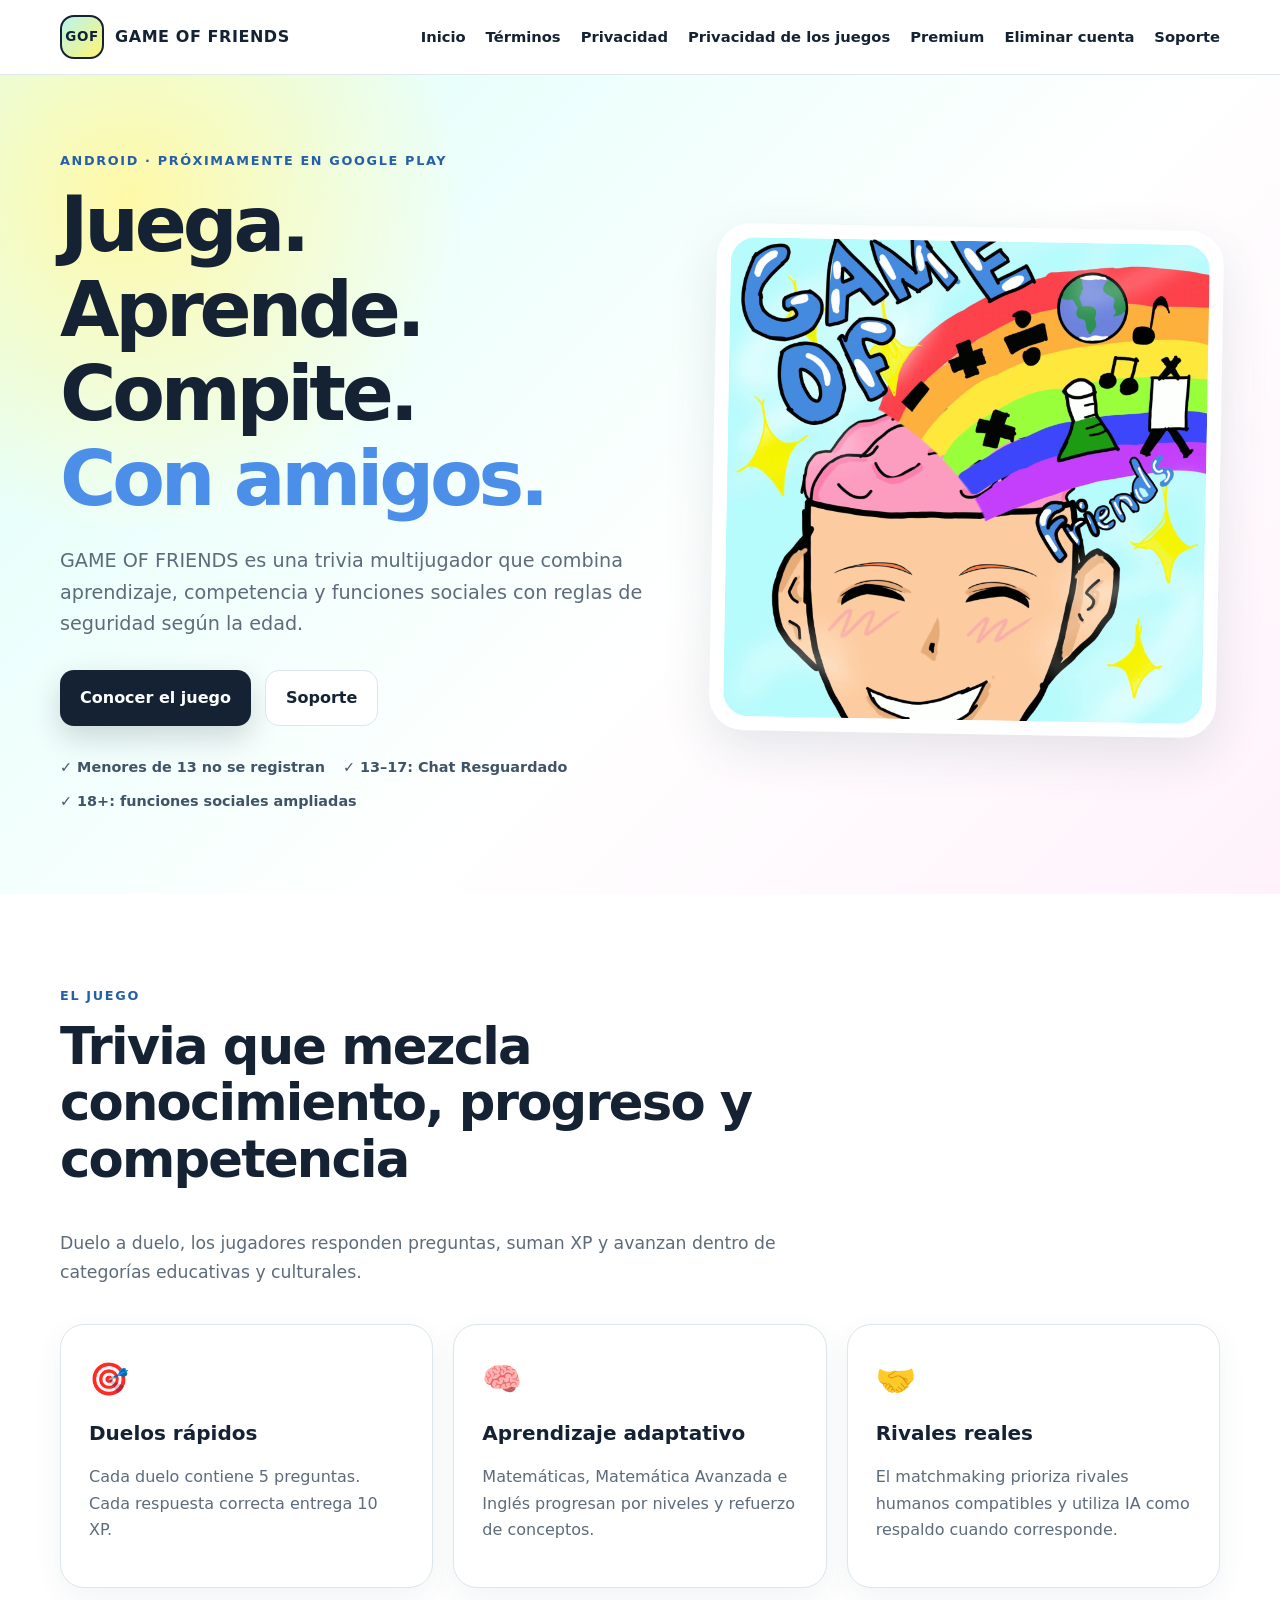
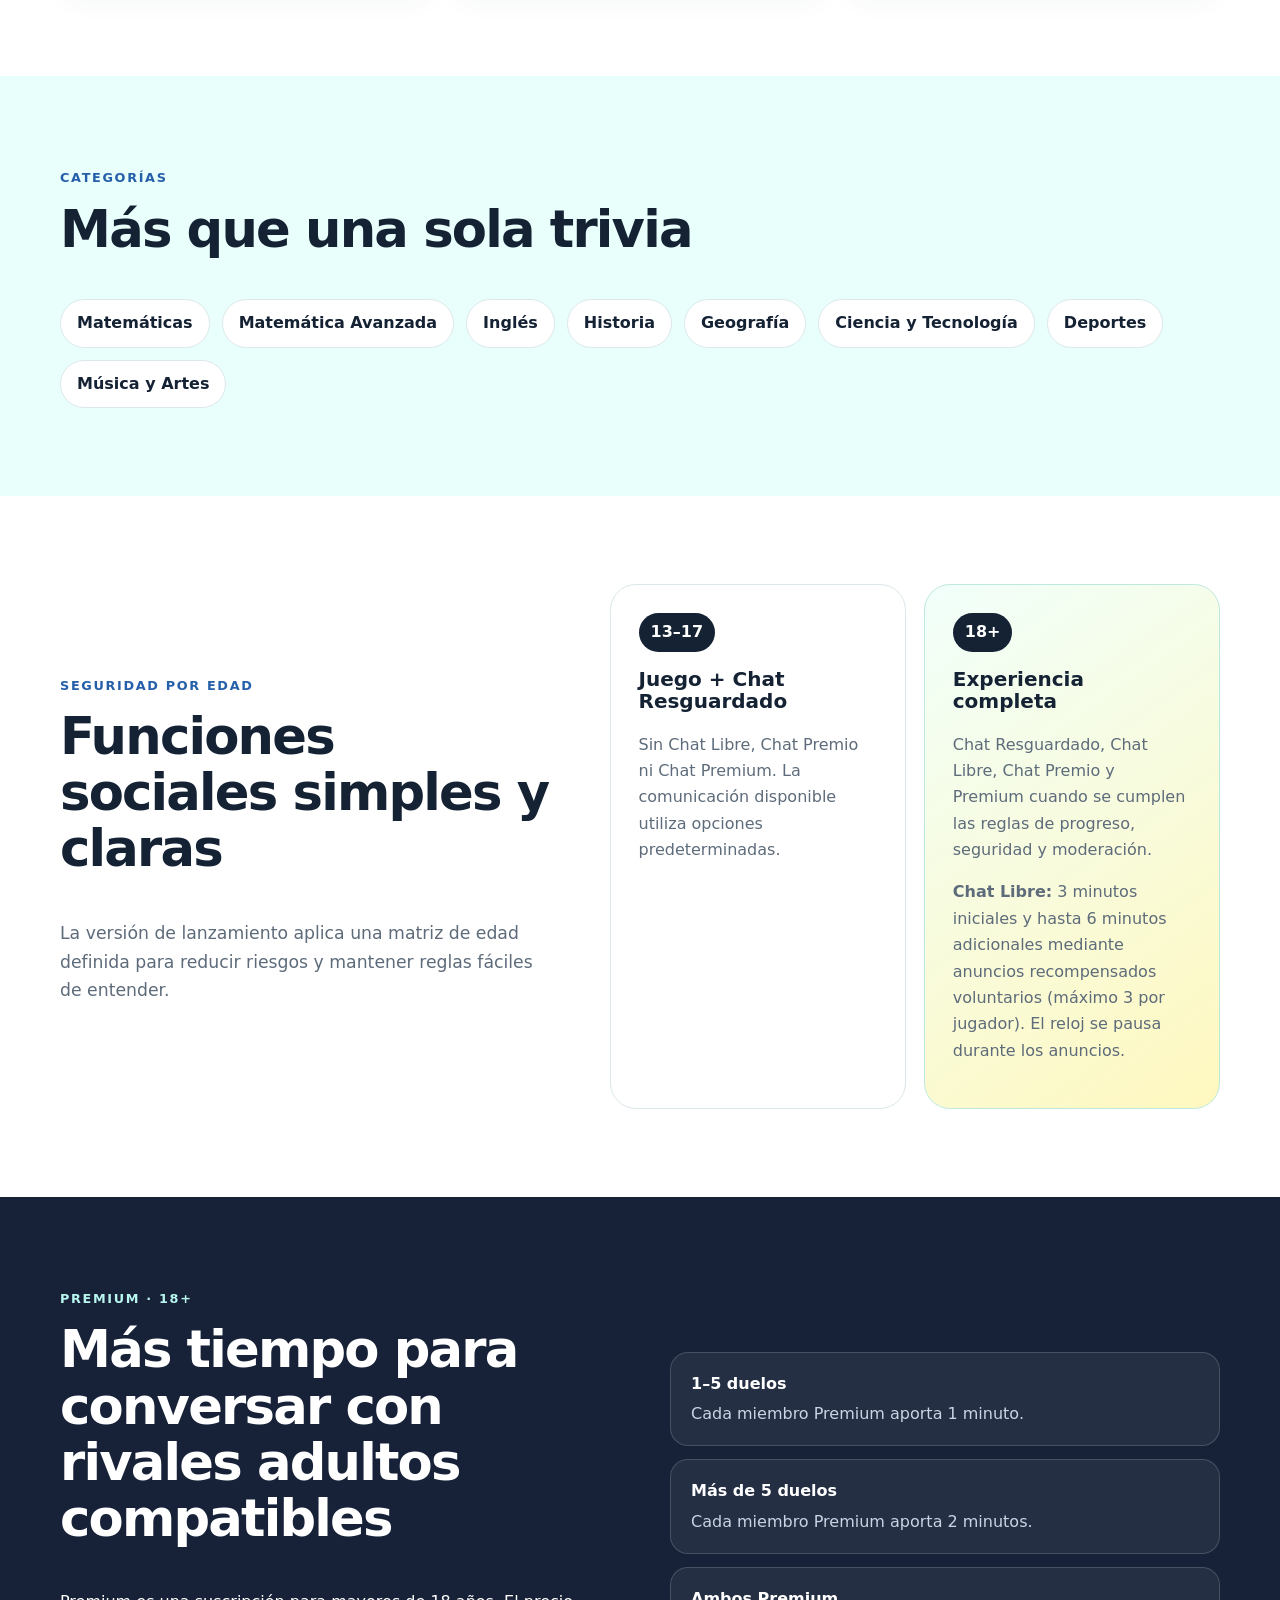
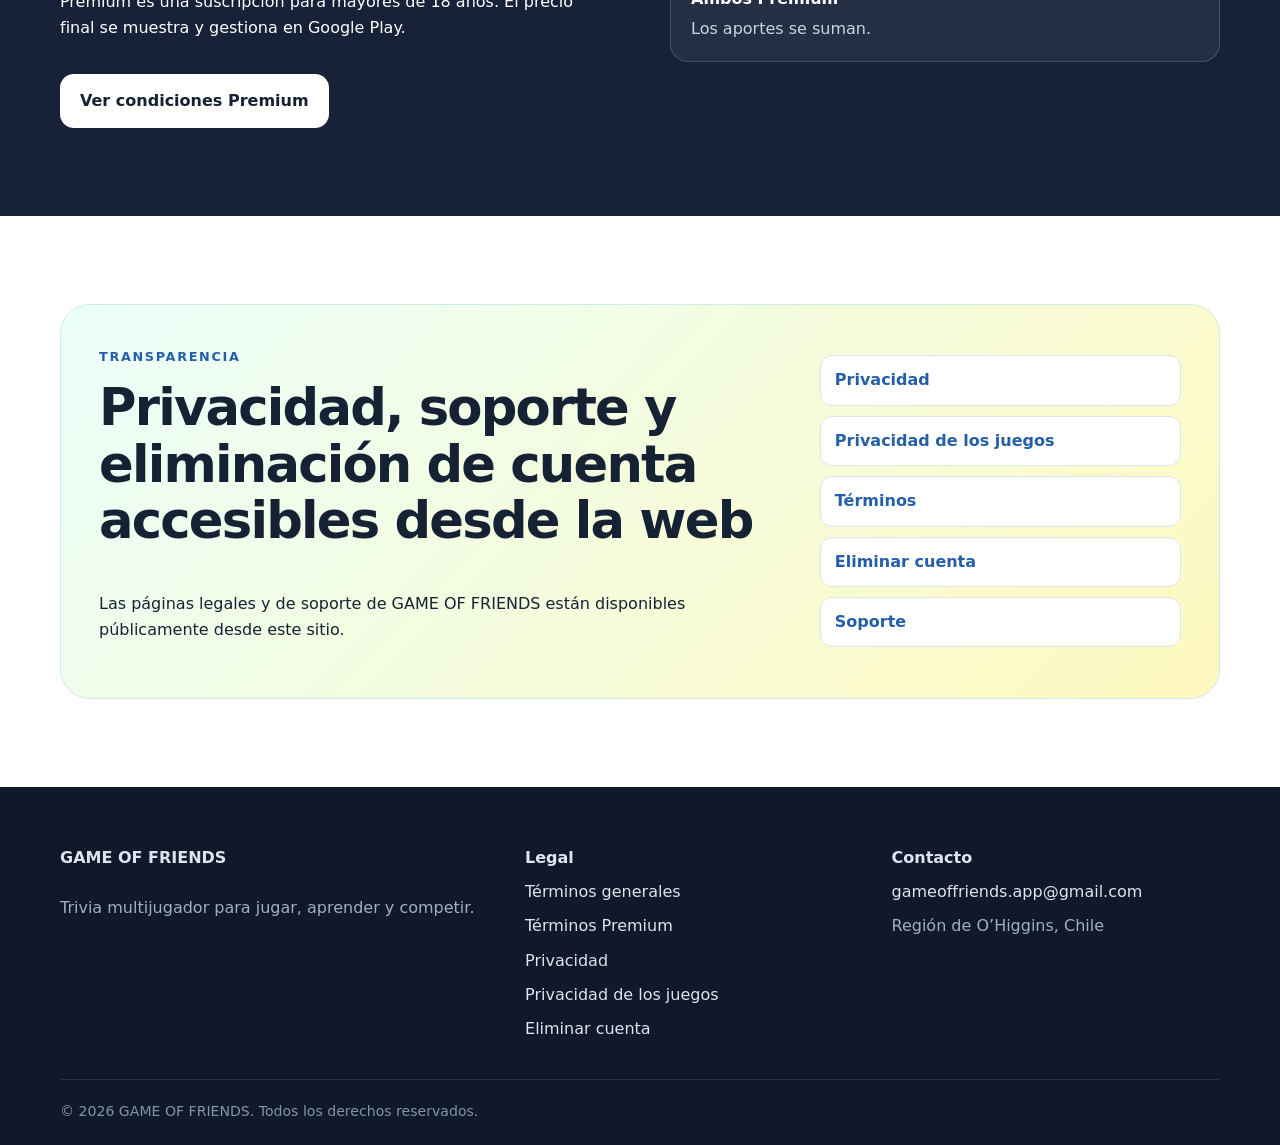
<file: index.html>
<!doctype html>
<html lang="es">
<head>
  <meta charset="utf-8">
  <meta name="viewport" content="width=device-width, initial-scale=1">
  <title>GAME OF FRIENDS | Juega, aprende y compite</title>
  <meta name="description" content="Trivia multijugador educativa para Android con Matemáticas, Inglés y categorías culturales.">
  <meta name="theme-color" content="#b7f5ef">
  <link rel="canonical" href="https://gameoffriendsapp.com/">
  <link rel="icon" type="image/jpeg" href="/assets/logo-game-of-friends.jpg">
  <meta property="og:title" content="GAME OF FRIENDS | Juega, aprende y compite">
  <meta property="og:description" content="Trivia multijugador educativa para Android con Matemáticas, Inglés y categorías culturales.">
  <meta property="og:type" content="website">
  <meta property="og:url" content="https://gameoffriendsapp.com/">
  <meta property="og:image" content="https://gameoffriendsapp.com/assets/logo-game-of-friends.jpg">
  <link rel="stylesheet" href="/assets/styles.css">
</head>
<body>

<header class="site-header">
  <div class="container nav-wrap">
    <a class="brand" href="/" aria-label="GAME OF FRIENDS inicio">
      <span class="brand-dot">GOF</span>
      <span>GAME OF FRIENDS</span>
    </a>
    <button class="menu-btn" aria-label="Abrir menú" aria-expanded="false">☰</button>
    <nav class="nav-links" aria-label="Navegación principal">
      <a href="/">Inicio</a>
      <a href="/terminos/">Términos</a>
      <a href="/privacidad/">Privacidad</a>
      <a href="/privacidad-juegos/">Privacidad de los juegos</a>
      <a href="/terminos-premium/">Premium</a>
      <a href="/eliminar-cuenta/">Eliminar cuenta</a>
      <a href="/soporte/">Soporte</a>
    </nav>
  </div>
</header>

<main>

<section class="hero">
  <div class="container hero-grid">
    <div class="hero-copy">
      <span class="eyebrow">ANDROID · PRÓXIMAMENTE EN GOOGLE PLAY</span>
      <h1>Juega. Aprende. Compite.<br><span>Con amigos.</span></h1>
      <p class="lead">GAME OF FRIENDS es una trivia multijugador que combina aprendizaje, competencia y funciones sociales con reglas de seguridad según la edad.</p>
      <div class="hero-actions">
        <a class="btn primary" href="#como-funciona">Conocer el juego</a>
        <a class="btn secondary" href="/soporte/">Soporte</a>
      </div>
      <div class="trust-row">
        <span>✓ Menores de 13 no se registran</span>
        <span>✓ 13–17: Chat Resguardado</span>
        <span>✓ 18+: funciones sociales ampliadas</span>
      </div>
    </div>
    <div class="hero-art">
      <img src="/assets/logo-game-of-friends.jpg" alt="Logo de GAME OF FRIENDS">
    </div>
  </div>
</section>

<section class="section" id="como-funciona">
  <div class="container">
    <div class="section-head">
      <span class="eyebrow">EL JUEGO</span>
      <h2>Trivia que mezcla conocimiento, progreso y competencia</h2>
      <p>Duelo a duelo, los jugadores responden preguntas, suman XP y avanzan dentro de categorías educativas y culturales.</p>
    </div>
    <div class="cards three">
      <article class="card">
        <div class="icon">🎯</div>
        <h3>Duelos rápidos</h3>
        <p>Cada duelo contiene 5 preguntas. Cada respuesta correcta entrega 10 XP.</p>
      </article>
      <article class="card">
        <div class="icon">🧠</div>
        <h3>Aprendizaje adaptativo</h3>
        <p>Matemáticas, Matemática Avanzada e Inglés progresan por niveles y refuerzo de conceptos.</p>
      </article>
      <article class="card">
        <div class="icon">🤝</div>
        <h3>Rivales reales</h3>
        <p>El matchmaking prioriza rivales humanos compatibles y utiliza IA como respaldo cuando corresponde.</p>
      </article>
    </div>
  </div>
</section>

<section class="section soft">
  <div class="container">
    <div class="section-head">
      <span class="eyebrow">CATEGORÍAS</span>
      <h2>Más que una sola trivia</h2>
    </div>
    <div class="chips">
      <span>Matemáticas</span><span>Matemática Avanzada</span><span>Inglés</span>
      <span>Historia</span><span>Geografía</span><span>Ciencia y Tecnología</span>
      <span>Deportes</span><span>Música y Artes</span>
    </div>
  </div>
</section>

<section class="section" id="seguridad">
  <div class="container split">
    <div>
      <span class="eyebrow">SEGURIDAD POR EDAD</span>
      <h2>Funciones sociales simples y claras</h2>
      <p class="lead small">La versión de lanzamiento aplica una matriz de edad definida para reducir riesgos y mantener reglas fáciles de entender.</p>
    </div>
    <div class="age-grid">
      <article class="age-card">
        <span class="age">13–17</span>
        <h3>Juego + Chat Resguardado</h3>
        <p>Sin Chat Libre, Chat Premio ni Chat Premium. La comunicación disponible utiliza opciones predeterminadas.</p>
      </article>
      <article class="age-card featured">
        <span class="age">18+</span>
        <h3>Experiencia completa</h3>
        <p>Chat Resguardado, Chat Libre, Chat Premio y Premium cuando se cumplen las reglas de progreso, seguridad y moderación.</p>
        <p><strong>Chat Libre:</strong> 3 minutos iniciales y hasta 6 minutos adicionales mediante anuncios recompensados voluntarios (máximo 3 por jugador). El reloj se pausa durante los anuncios.</p>
      </article>
    </div>
  </div>
</section>

<section class="section dark">
  <div class="container premium-grid">
    <div>
      <span class="eyebrow light">PREMIUM · 18+</span>
      <h2>Más tiempo para conversar con rivales adultos compatibles</h2>
      <p>Premium es una suscripción para mayores de 18 años. El precio final se muestra y gestiona en Google Play.</p>
      <a class="btn light-btn" href="/terminos-premium/">Ver condiciones Premium</a>
    </div>
    <div class="premium-rule">
      <div><strong>1–5 duelos</strong><span>Cada miembro Premium aporta 1 minuto.</span></div>
      <div><strong>Más de 5 duelos</strong><span>Cada miembro Premium aporta 2 minutos.</span></div>
      <div><strong>Ambos Premium</strong><span>Los aportes se suman.</span></div>
    </div>
  </div>
</section>

<section class="section">
  <div class="container cta">
    <div>
      <span class="eyebrow">TRANSPARENCIA</span>
      <h2>Privacidad, soporte y eliminación de cuenta accesibles desde la web</h2>
      <p>Las páginas legales y de soporte de GAME OF FRIENDS están disponibles públicamente desde este sitio.</p>
    </div>
    <div class="cta-links">
      <a href="/privacidad/">Privacidad</a>
      <a href="/privacidad-juegos/">Privacidad de los juegos</a>
      <a href="/terminos/">Términos</a>
      <a href="/eliminar-cuenta/">Eliminar cuenta</a>
      <a href="/soporte/">Soporte</a>
    </div>
  </div>
</section>

</main>

<footer class="site-footer">
  <div class="container footer-grid">
    <div>
      <strong>GAME OF FRIENDS</strong>
      <p>Trivia multijugador para jugar, aprender y competir.</p>
    </div>
    <div>
      <strong>Legal</strong>
      <a href="/terminos/">Términos generales</a>
      <a href="/terminos-premium/">Términos Premium</a>
      <a href="/privacidad/">Privacidad</a>
      <a href="/privacidad-juegos/">Privacidad de los juegos</a>
      <a href="/eliminar-cuenta/">Eliminar cuenta</a>
    </div>
    <div>
      <strong>Contacto</strong>
      <a href="mailto:gameoffriends.app@gmail.com">gameoffriends.app@gmail.com</a>
      <span>Región de O’Higgins, Chile</span>
    </div>
  </div>
  <div class="container footer-bottom">© 2026 GAME OF FRIENDS. Todos los derechos reservados.</div>
</footer>

<script src="/assets/site.js"></script>
</body>
</html>
</file>
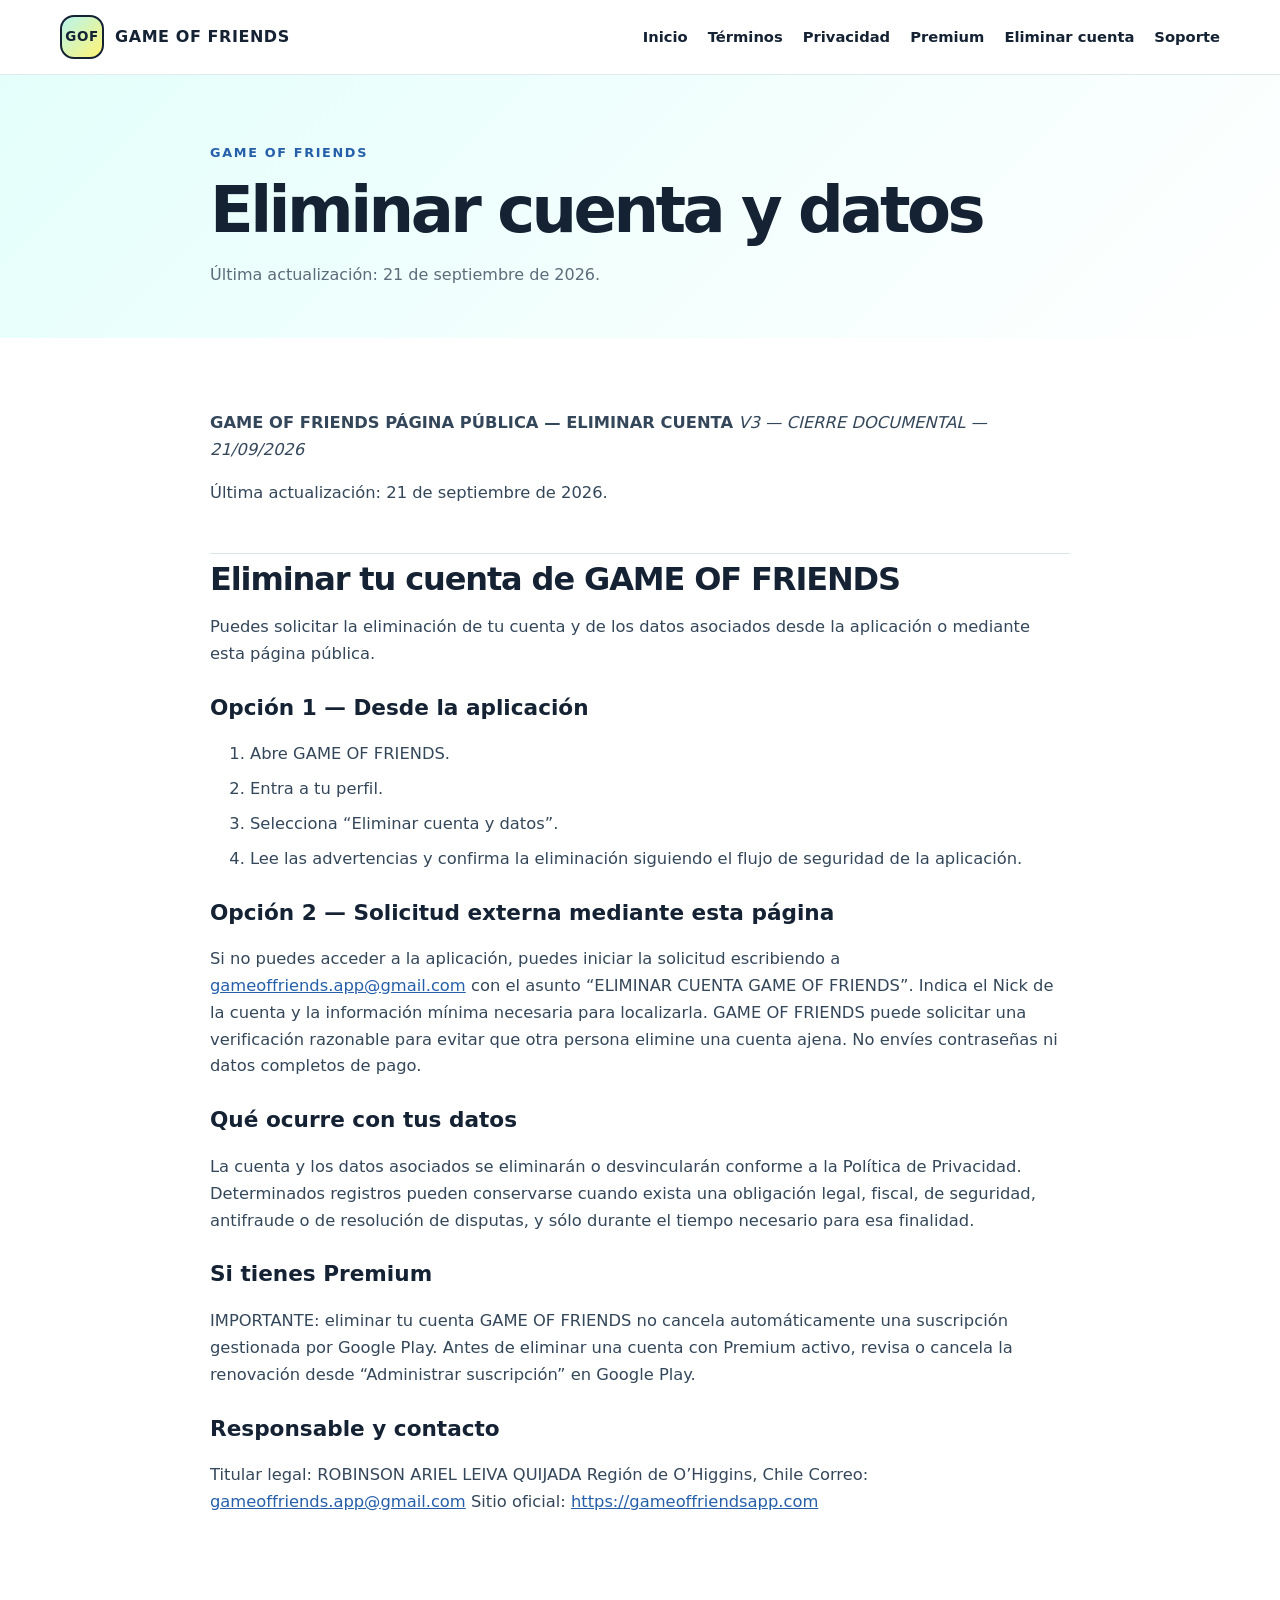
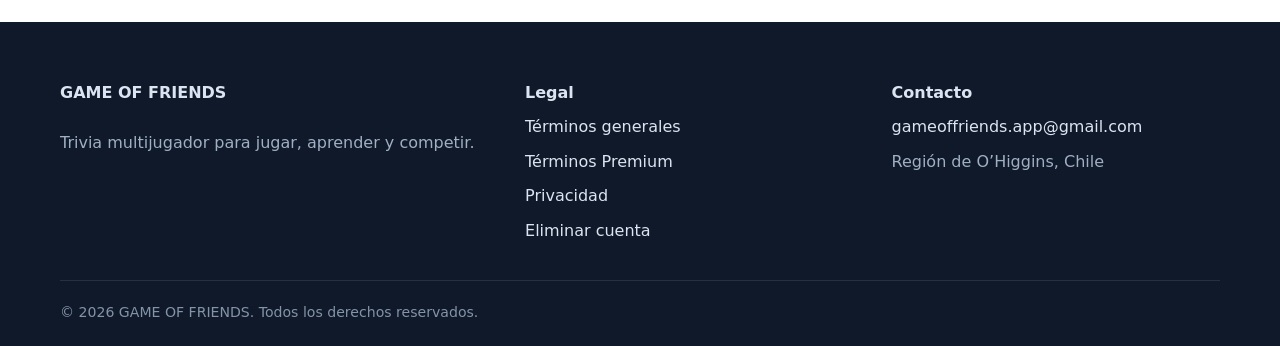
<file: eliminar-cuenta/index.html>
<!doctype html>
<html lang="es">
<head>
  <meta charset="utf-8">
  <meta name="viewport" content="width=device-width, initial-scale=1">
  <title>Eliminar cuenta | GAME OF FRIENDS</title>
  <meta name="description" content="Instrucciones para solicitar la eliminación de una cuenta y sus datos en GAME OF FRIENDS.">
  <meta name="theme-color" content="#b7f5ef">
  <link rel="canonical" href="https://gameoffriendsapp.com/eliminar-cuenta/">
  <link rel="icon" type="image/jpeg" href="/assets/logo-game-of-friends.jpg">
  <meta property="og:title" content="Eliminar cuenta | GAME OF FRIENDS">
  <meta property="og:description" content="Instrucciones para solicitar la eliminación de una cuenta y sus datos en GAME OF FRIENDS.">
  <meta property="og:type" content="website">
  <meta property="og:url" content="https://gameoffriendsapp.com/eliminar-cuenta/">
  <meta property="og:image" content="https://gameoffriendsapp.com/assets/logo-game-of-friends.jpg">
  <link rel="stylesheet" href="/assets/styles.css">
</head>
<body>

<header class="site-header">
  <div class="container nav-wrap">
    <a class="brand" href="/" aria-label="GAME OF FRIENDS inicio">
      <span class="brand-dot">GOF</span>
      <span>GAME OF FRIENDS</span>
    </a>
    <button class="menu-btn" aria-label="Abrir menú" aria-expanded="false">☰</button>
    <nav class="nav-links" aria-label="Navegación principal">
      <a href="/">Inicio</a>
      <a href="/terminos/">Términos</a>
      <a href="/privacidad/">Privacidad</a>
      <a href="/terminos-premium/">Premium</a>
      <a href="/eliminar-cuenta/">Eliminar cuenta</a>
      <a href="/soporte/">Soporte</a>
    </nav>
  </div>
</header>

<main>

<section class="legal-hero">
  <div class="container narrow">
    <span class="eyebrow">GAME OF FRIENDS</span>
    <h1>Eliminar cuenta y datos</h1>
    <p>Última actualización: 21 de septiembre de 2026.</p>
  </div>
</section>
<section class="legal-section">
  <article class="container narrow legal-copy">
    <p><strong>GAME OF FRIENDS</strong><strong>
PÁGINA PÚBLICA — ELIMINAR CUENTA</strong><em>
V3 — CIERRE DOCUMENTAL — 21/09/2026</em></p>
<p>Última actualización: 21 de septiembre de 2026.</p>
<h2>Eliminar tu cuenta de GAME OF FRIENDS</h2>
<p>Puedes solicitar la eliminación de tu cuenta y de los datos asociados desde la aplicación o mediante esta página pública.</p>
<h3>Opción 1 — Desde la aplicación</h3>
<ol>
<li>Abre GAME OF FRIENDS.</li>
<li>Entra a tu perfil.</li>
<li>Selecciona “Eliminar cuenta y datos”.</li>
<li>Lee las advertencias y confirma la eliminación siguiendo el flujo de seguridad de la aplicación.</li>
</ol>
<h3>Opción 2 — Solicitud externa mediante esta página</h3>
<p>Si no puedes acceder a la aplicación, puedes iniciar la solicitud escribiendo a <a href="mailto:gameoffriends.app@gmail.com">gameoffriends.app@gmail.com</a> con el asunto “ELIMINAR CUENTA GAME OF FRIENDS”. Indica el Nick de la cuenta y la información mínima necesaria para localizarla. GAME OF FRIENDS puede solicitar una verificación razonable para evitar que otra persona elimine una cuenta ajena. No envíes contraseñas ni datos completos de pago.</p>
<h3>Qué ocurre con tus datos</h3>
<p>La cuenta y los datos asociados se eliminarán o desvincularán conforme a la Política de Privacidad. Determinados registros pueden conservarse cuando exista una obligación legal, fiscal, de seguridad, antifraude o de resolución de disputas, y sólo durante el tiempo necesario para esa finalidad.</p>
<h3>Si tienes Premium</h3>
<p>IMPORTANTE: eliminar tu cuenta GAME OF FRIENDS no cancela automáticamente una suscripción gestionada por Google Play. Antes de eliminar una cuenta con Premium activo, revisa o cancela la renovación desde “Administrar suscripción” en Google Play.</p>
<h3>Responsable y contacto</h3>
<p>Titular legal: ROBINSON ARIEL LEIVA QUIJADA

Región de O’Higgins, Chile

Correo: <a href="mailto:gameoffriends.app@gmail.com">gameoffriends.app@gmail.com</a>
Sitio oficial: <a href="https://gameoffriendsapp.com">https://gameoffriendsapp.com</a></p>
  </article>
</section>

</main>

<footer class="site-footer">
  <div class="container footer-grid">
    <div>
      <strong>GAME OF FRIENDS</strong>
      <p>Trivia multijugador para jugar, aprender y competir.</p>
    </div>
    <div>
      <strong>Legal</strong>
      <a href="/terminos/">Términos generales</a>
      <a href="/terminos-premium/">Términos Premium</a>
      <a href="/privacidad/">Privacidad</a>
      <a href="/eliminar-cuenta/">Eliminar cuenta</a>
    </div>
    <div>
      <strong>Contacto</strong>
      <a href="mailto:gameoffriends.app@gmail.com">gameoffriends.app@gmail.com</a>
      <span>Región de O’Higgins, Chile</span>
    </div>
  </div>
  <div class="container footer-bottom">© 2026 GAME OF FRIENDS. Todos los derechos reservados.</div>
</footer>

<script src="/assets/site.js"></script>
</body>
</html>
</file>
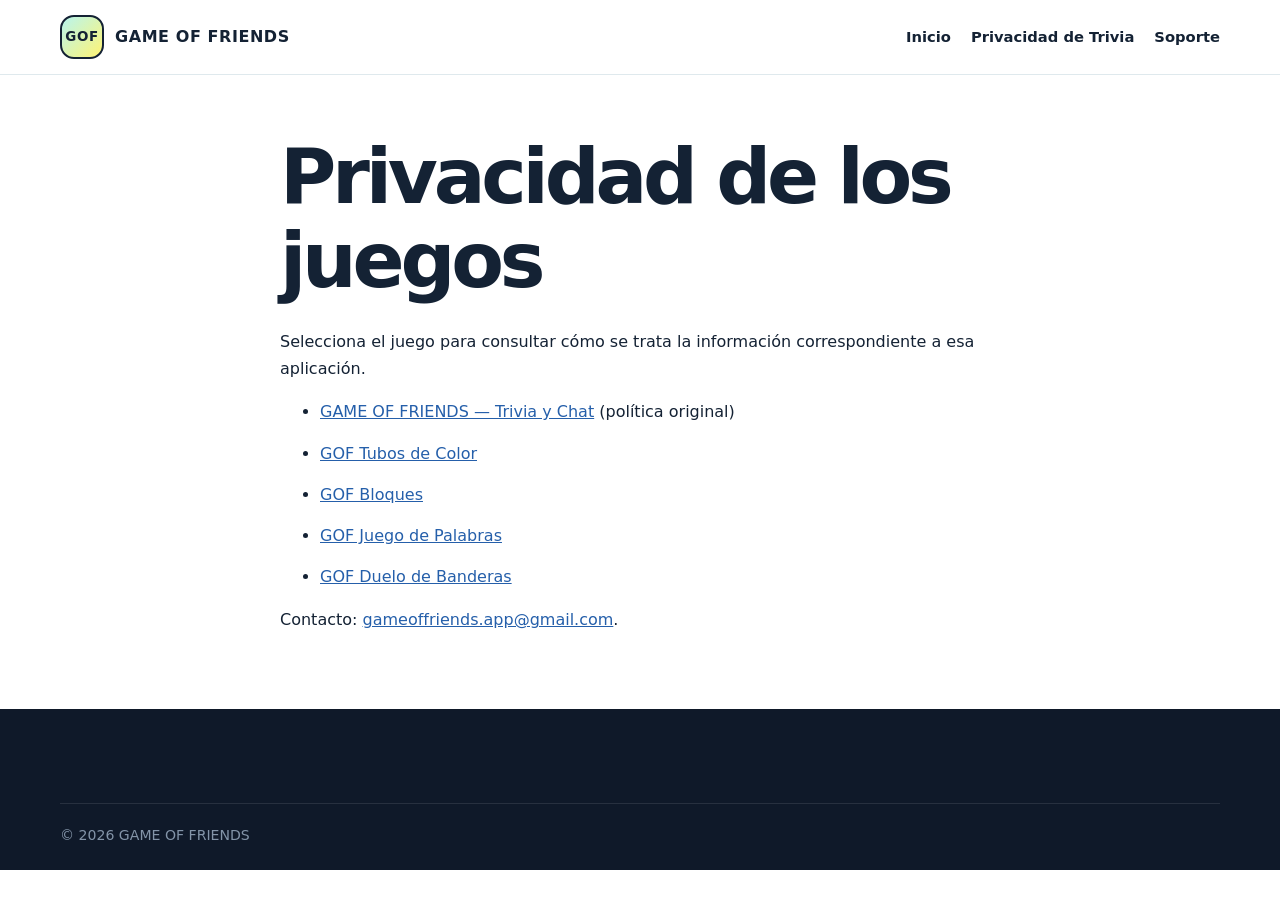
<file: privacidad-juegos/index.html>
<!doctype html><html lang="es"><head><meta charset="utf-8"><meta name="viewport" content="width=device-width, initial-scale=1"><title>Privacidad de los juegos | GAME OF FRIENDS</title><meta name="description" content="Políticas de privacidad de cada juego de GAME OF FRIENDS."><link rel="canonical" href="https://gameoffriendsapp.com/privacidad-juegos/"><link rel="icon" type="image/jpeg" href="/assets/logo-game-of-friends.jpg"><link rel="stylesheet" href="/assets/styles.css"><style>.privacy-wrap{max-width:760px;margin:40px auto;padding:20px;line-height:1.7}.privacy-wrap li{margin:14px 0}.privacy-wrap a{overflow-wrap:anywhere}</style></head><body><header class="site-header"><div class="container nav-wrap"><a class="brand" href="/"><span class="brand-dot">GOF</span><span>GAME OF FRIENDS</span></a><nav class="nav-links"><a href="/">Inicio</a><a href="/privacidad/">Privacidad de Trivia</a><a href="/soporte/">Soporte</a></nav></div></header><main class="privacy-wrap"><h1>Privacidad de los juegos</h1><p>Selecciona el juego para consultar cómo se trata la información correspondiente a esa aplicación.</p><ul><li><a href="/privacidad/">GAME OF FRIENDS — Trivia y Chat</a> (política original)</li><li><a href="/privacidad-juegos/tubos-de-color/">GOF Tubos de Color</a></li>
<li><a href="/privacidad-juegos/bloques/">GOF Bloques</a></li>
<li><a href="/privacidad-juegos/palabras/">GOF Juego de Palabras</a></li>
<li><a href="/privacidad-juegos/duelo-de-banderas/">GOF Duelo de Banderas</a></li></ul><p>Contacto: <a href="mailto:gameoffriends.app@gmail.com">gameoffriends.app@gmail.com</a>.</p></main><footer class="site-footer"><div class="container footer-bottom">© 2026 GAME OF FRIENDS</div></footer></body></html>
</file>
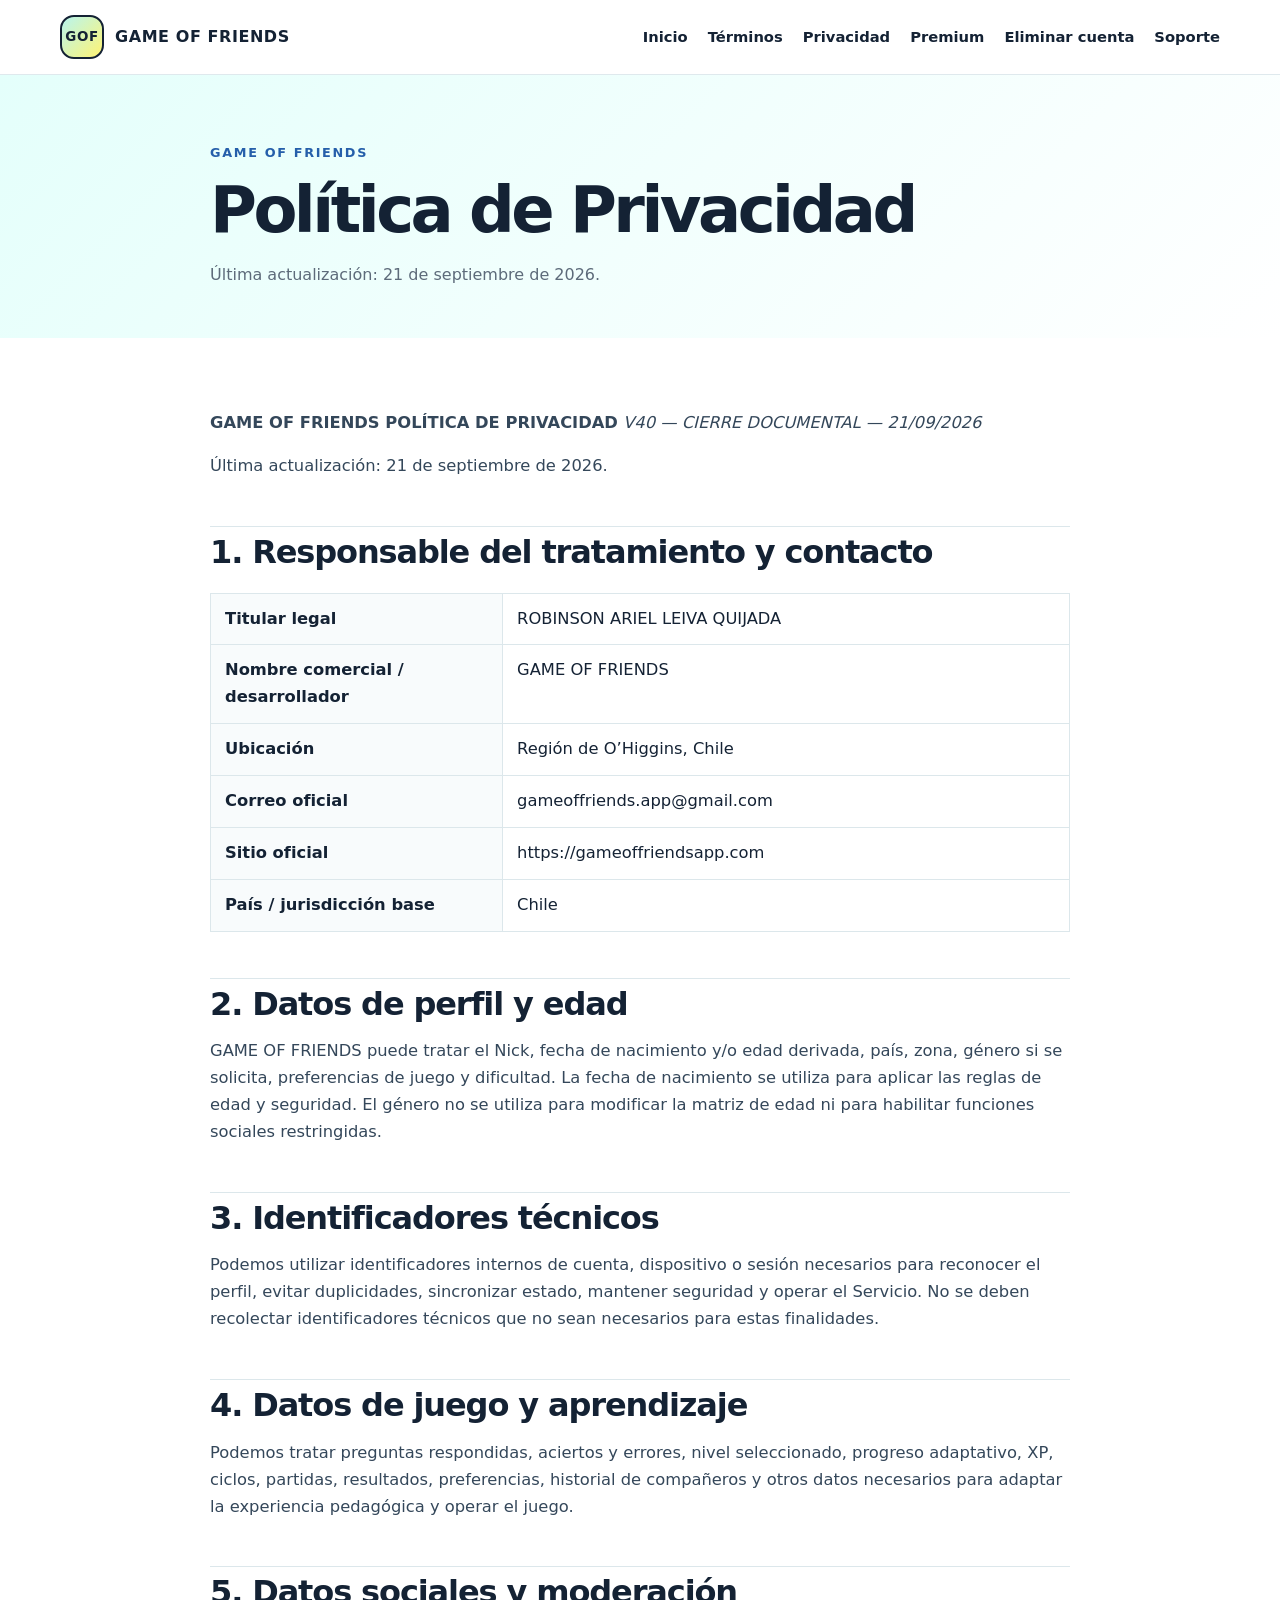
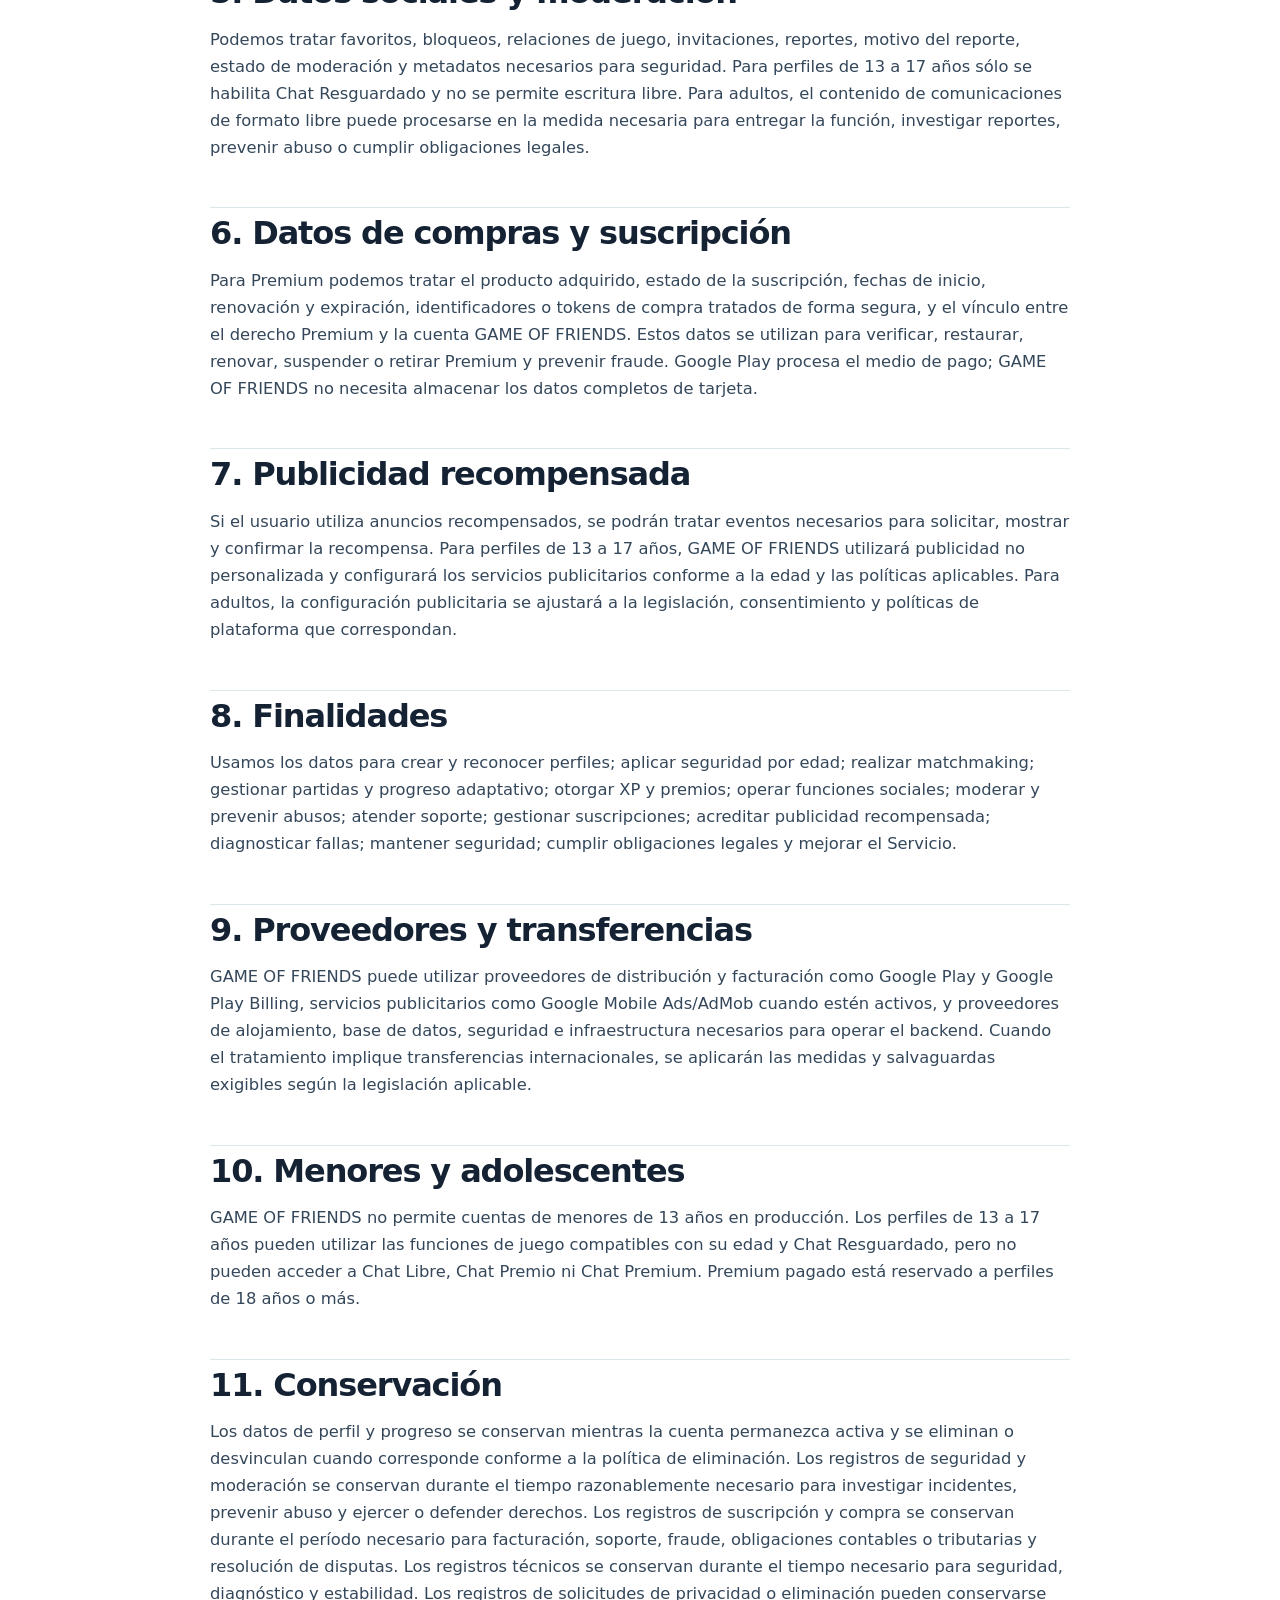
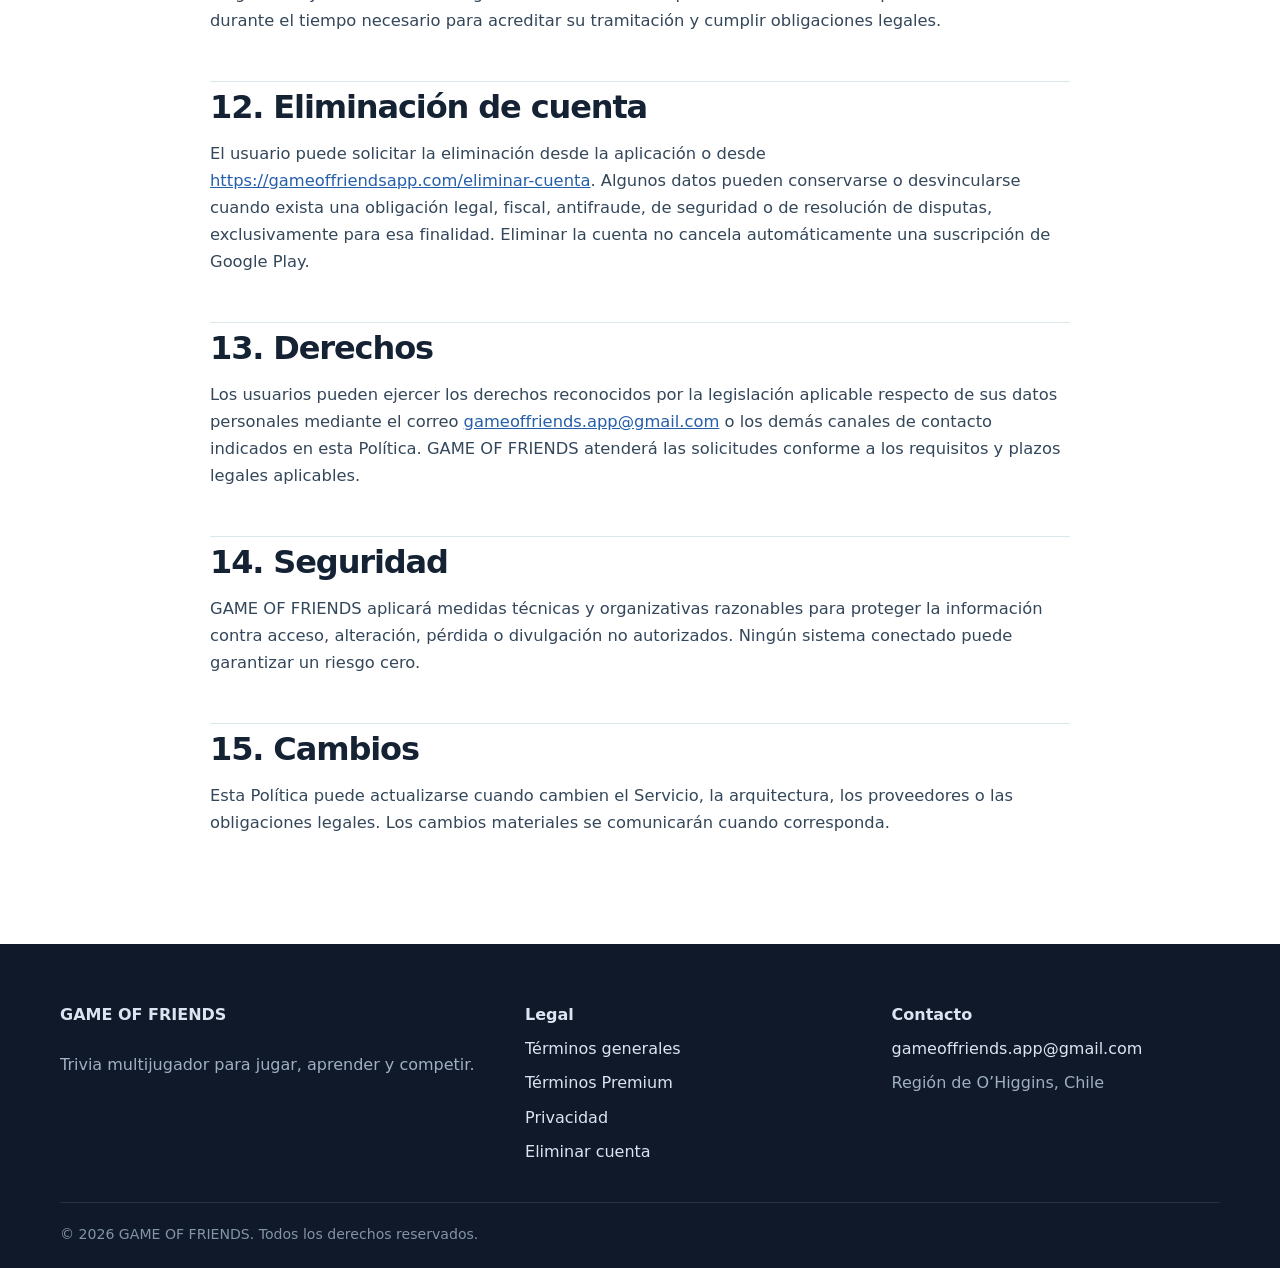
<file: privacidad/index.html>
<!doctype html>
<html lang="es">
<head>
  <meta charset="utf-8">
  <meta name="viewport" content="width=device-width, initial-scale=1">
  <title>Política de Privacidad | GAME OF FRIENDS</title>
  <meta name="description" content="Política de Privacidad de GAME OF FRIENDS.">
  <meta name="theme-color" content="#b7f5ef">
  <link rel="canonical" href="https://gameoffriendsapp.com/privacidad/">
  <link rel="icon" type="image/jpeg" href="/assets/logo-game-of-friends.jpg">
  <meta property="og:title" content="Política de Privacidad | GAME OF FRIENDS">
  <meta property="og:description" content="Política de Privacidad de GAME OF FRIENDS.">
  <meta property="og:type" content="website">
  <meta property="og:url" content="https://gameoffriendsapp.com/privacidad/">
  <meta property="og:image" content="https://gameoffriendsapp.com/assets/logo-game-of-friends.jpg">
  <link rel="stylesheet" href="/assets/styles.css">
</head>
<body>

<header class="site-header">
  <div class="container nav-wrap">
    <a class="brand" href="/" aria-label="GAME OF FRIENDS inicio">
      <span class="brand-dot">GOF</span>
      <span>GAME OF FRIENDS</span>
    </a>
    <button class="menu-btn" aria-label="Abrir menú" aria-expanded="false">☰</button>
    <nav class="nav-links" aria-label="Navegación principal">
      <a href="/">Inicio</a>
      <a href="/terminos/">Términos</a>
      <a href="/privacidad/">Privacidad</a>
      <a href="/terminos-premium/">Premium</a>
      <a href="/eliminar-cuenta/">Eliminar cuenta</a>
      <a href="/soporte/">Soporte</a>
    </nav>
  </div>
</header>

<main>

<section class="legal-hero">
  <div class="container narrow">
    <span class="eyebrow">GAME OF FRIENDS</span>
    <h1>Política de Privacidad</h1>
    <p>Última actualización: 21 de septiembre de 2026.</p>
  </div>
</section>
<section class="legal-section">
  <article class="container narrow legal-copy">
    <p><strong>GAME OF FRIENDS</strong><strong>
POLÍTICA DE PRIVACIDAD</strong><em>
V40 — CIERRE DOCUMENTAL — 21/09/2026</em></p>
<p>Última actualización: 21 de septiembre de 2026.</p>
<h2>1. Responsable del tratamiento y contacto</h2>
<div class="table-wrap"><table>
<tr>
<td>Titular legal</td>
<td>ROBINSON ARIEL LEIVA QUIJADA</td>
</tr>
<tr>
<td>Nombre comercial / desarrollador</td>
<td>GAME OF FRIENDS</td>
</tr>
<tr>
<td>Ubicación</td>
<td>Región de O’Higgins, Chile</td>
</tr>
<tr>
<td>Correo oficial</td>
<td>gameoffriends.app@gmail.com</td>
</tr>
<tr>
<td>Sitio oficial</td>
<td>https://gameoffriendsapp.com</td>
</tr>
<tr>
<td>País / jurisdicción base</td>
<td>Chile</td>
</tr>
</table></div>
<h2>2. Datos de perfil y edad</h2>
<p>GAME OF FRIENDS puede tratar el Nick, fecha de nacimiento y/o edad derivada, país, zona, género si se solicita, preferencias de juego y dificultad. La fecha de nacimiento se utiliza para aplicar las reglas de edad y seguridad. El género no se utiliza para modificar la matriz de edad ni para habilitar funciones sociales restringidas.</p>
<h2>3. Identificadores técnicos</h2>
<p>Podemos utilizar identificadores internos de cuenta, dispositivo o sesión necesarios para reconocer el perfil, evitar duplicidades, sincronizar estado, mantener seguridad y operar el Servicio. No se deben recolectar identificadores técnicos que no sean necesarios para estas finalidades.</p>
<h2>4. Datos de juego y aprendizaje</h2>
<p>Podemos tratar preguntas respondidas, aciertos y errores, nivel seleccionado, progreso adaptativo, XP, ciclos, partidas, resultados, preferencias, historial de compañeros y otros datos necesarios para adaptar la experiencia pedagógica y operar el juego.</p>
<h2>5. Datos sociales y moderación</h2>
<p>Podemos tratar favoritos, bloqueos, relaciones de juego, invitaciones, reportes, motivo del reporte, estado de moderación y metadatos necesarios para seguridad. Para perfiles de 13 a 17 años sólo se habilita Chat Resguardado y no se permite escritura libre. Para adultos, el contenido de comunicaciones de formato libre puede procesarse en la medida necesaria para entregar la función, investigar reportes, prevenir abuso o cumplir obligaciones legales.</p>
<h2>6. Datos de compras y suscripción</h2>
<p>Para Premium podemos tratar el producto adquirido, estado de la suscripción, fechas de inicio, renovación y expiración, identificadores o tokens de compra tratados de forma segura, y el vínculo entre el derecho Premium y la cuenta GAME OF FRIENDS. Estos datos se utilizan para verificar, restaurar, renovar, suspender o retirar Premium y prevenir fraude. Google Play procesa el medio de pago; GAME OF FRIENDS no necesita almacenar los datos completos de tarjeta.</p>
<h2>7. Publicidad recompensada</h2>
<p>Si el usuario utiliza anuncios recompensados, se podrán tratar eventos necesarios para solicitar, mostrar y confirmar la recompensa. Para perfiles de 13 a 17 años, GAME OF FRIENDS utilizará publicidad no personalizada y configurará los servicios publicitarios conforme a la edad y las políticas aplicables. Para adultos, la configuración publicitaria se ajustará a la legislación, consentimiento y políticas de plataforma que correspondan.</p>
<h2>8. Finalidades</h2>
<p>Usamos los datos para crear y reconocer perfiles; aplicar seguridad por edad; realizar matchmaking; gestionar partidas y progreso adaptativo; otorgar XP y premios; operar funciones sociales; moderar y prevenir abusos; atender soporte; gestionar suscripciones; acreditar publicidad recompensada; diagnosticar fallas; mantener seguridad; cumplir obligaciones legales y mejorar el Servicio.</p>
<h2>9. Proveedores y transferencias</h2>
<p>GAME OF FRIENDS puede utilizar proveedores de distribución y facturación como Google Play y Google Play Billing, servicios publicitarios como Google Mobile Ads/AdMob cuando estén activos, y proveedores de alojamiento, base de datos, seguridad e infraestructura necesarios para operar el backend. Cuando el tratamiento implique transferencias internacionales, se aplicarán las medidas y salvaguardas exigibles según la legislación aplicable.</p>
<h2>10. Menores y adolescentes</h2>
<p>GAME OF FRIENDS no permite cuentas de menores de 13 años en producción. Los perfiles de 13 a 17 años pueden utilizar las funciones de juego compatibles con su edad y Chat Resguardado, pero no pueden acceder a Chat Libre, Chat Premio ni Chat Premium. Premium pagado está reservado a perfiles de 18 años o más.</p>
<h2>11. Conservación</h2>
<p>Los datos de perfil y progreso se conservan mientras la cuenta permanezca activa y se eliminan o desvinculan cuando corresponde conforme a la política de eliminación. Los registros de seguridad y moderación se conservan durante el tiempo razonablemente necesario para investigar incidentes, prevenir abuso y ejercer o defender derechos. Los registros de suscripción y compra se conservan durante el período necesario para facturación, soporte, fraude, obligaciones contables o tributarias y resolución de disputas. Los registros técnicos se conservan durante el tiempo necesario para seguridad, diagnóstico y estabilidad. Los registros de solicitudes de privacidad o eliminación pueden conservarse durante el tiempo necesario para acreditar su tramitación y cumplir obligaciones legales.</p>
<h2>12. Eliminación de cuenta</h2>
<p>El usuario puede solicitar la eliminación desde la aplicación o desde <a href="https://gameoffriendsapp.com/eliminar-cuenta">https://gameoffriendsapp.com/eliminar-cuenta</a>. Algunos datos pueden conservarse o desvincularse cuando exista una obligación legal, fiscal, antifraude, de seguridad o de resolución de disputas, exclusivamente para esa finalidad. Eliminar la cuenta no cancela automáticamente una suscripción de Google Play.</p>
<h2>13. Derechos</h2>
<p>Los usuarios pueden ejercer los derechos reconocidos por la legislación aplicable respecto de sus datos personales mediante el correo <a href="mailto:gameoffriends.app@gmail.com">gameoffriends.app@gmail.com</a> o los demás canales de contacto indicados en esta Política. GAME OF FRIENDS atenderá las solicitudes conforme a los requisitos y plazos legales aplicables.</p>
<h2>14. Seguridad</h2>
<p>GAME OF FRIENDS aplicará medidas técnicas y organizativas razonables para proteger la información contra acceso, alteración, pérdida o divulgación no autorizados. Ningún sistema conectado puede garantizar un riesgo cero.</p>
<h2>15. Cambios</h2>
<p>Esta Política puede actualizarse cuando cambien el Servicio, la arquitectura, los proveedores o las obligaciones legales. Los cambios materiales se comunicarán cuando corresponda.</p>
  </article>
</section>

</main>

<footer class="site-footer">
  <div class="container footer-grid">
    <div>
      <strong>GAME OF FRIENDS</strong>
      <p>Trivia multijugador para jugar, aprender y competir.</p>
    </div>
    <div>
      <strong>Legal</strong>
      <a href="/terminos/">Términos generales</a>
      <a href="/terminos-premium/">Términos Premium</a>
      <a href="/privacidad/">Privacidad</a>
      <a href="/eliminar-cuenta/">Eliminar cuenta</a>
    </div>
    <div>
      <strong>Contacto</strong>
      <a href="mailto:gameoffriends.app@gmail.com">gameoffriends.app@gmail.com</a>
      <span>Región de O’Higgins, Chile</span>
    </div>
  </div>
  <div class="container footer-bottom">© 2026 GAME OF FRIENDS. Todos los derechos reservados.</div>
</footer>

<script src="/assets/site.js"></script>
</body>
</html>
</file>
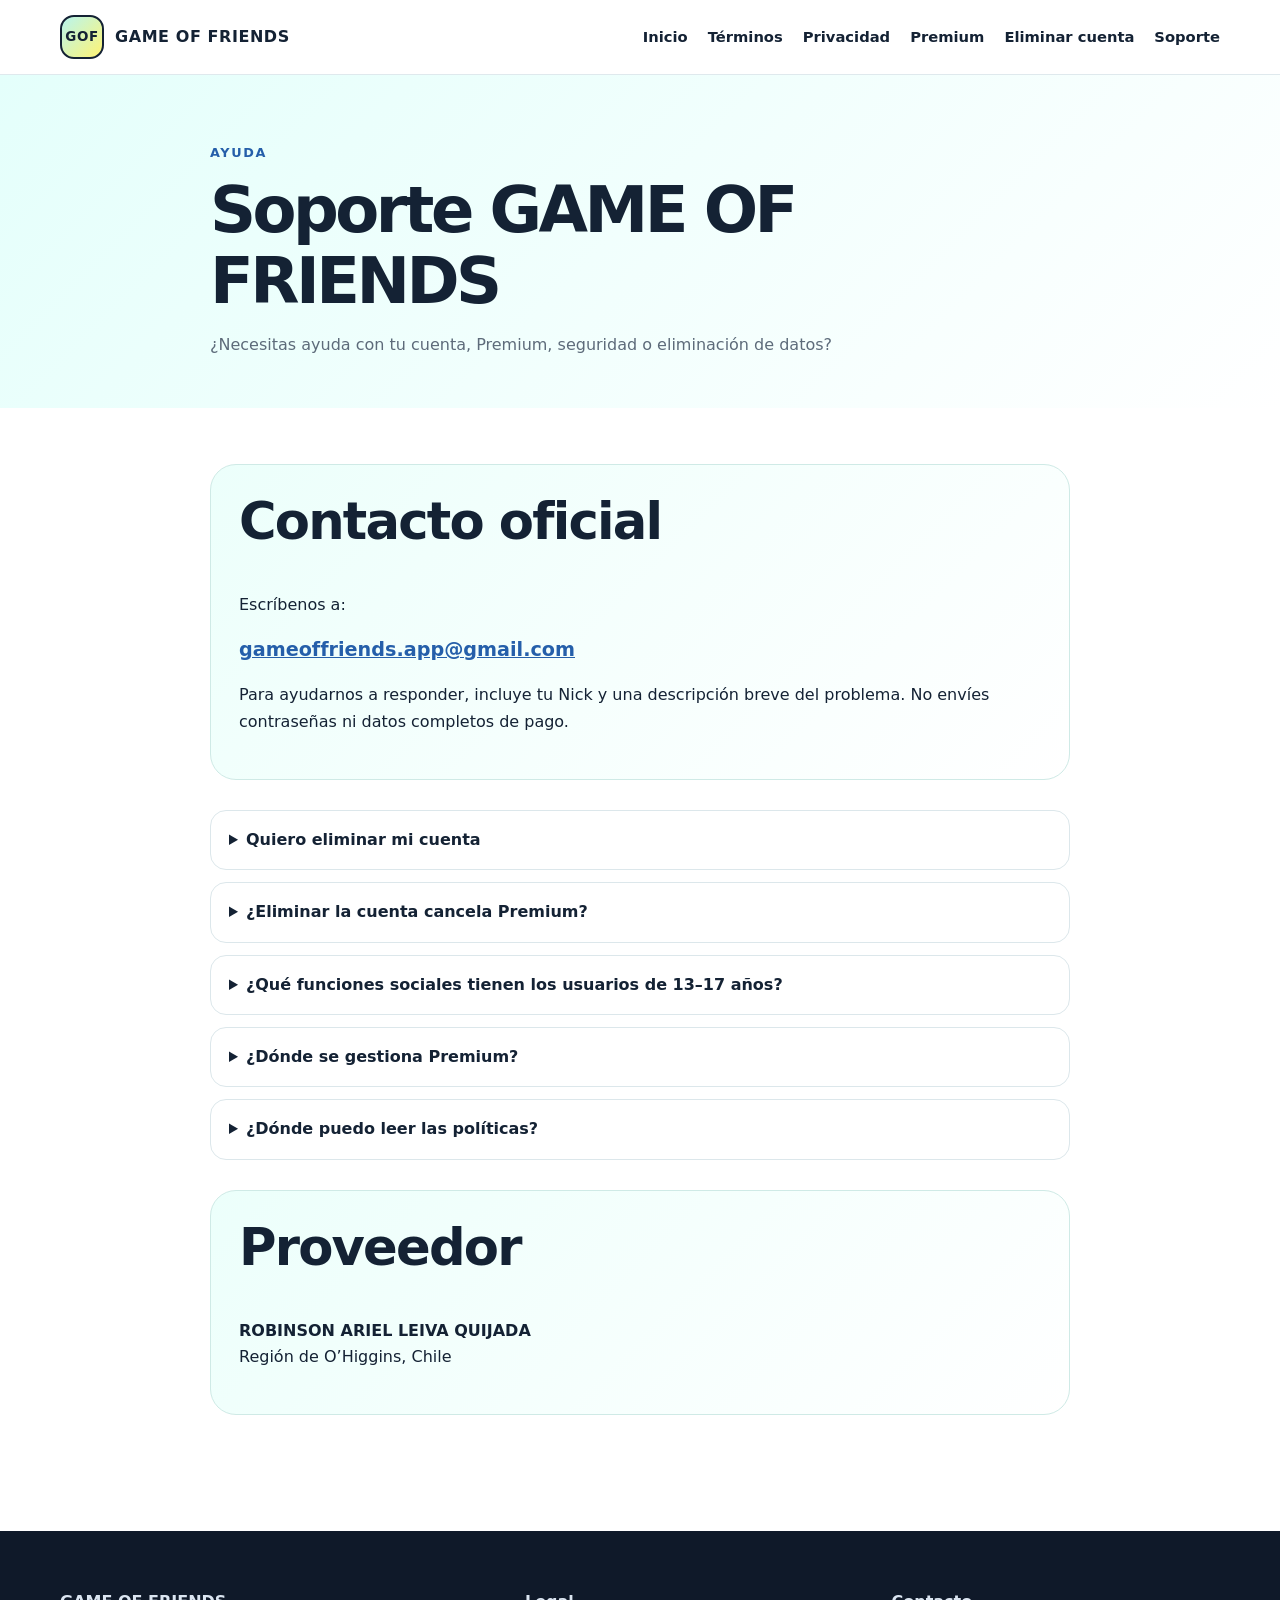
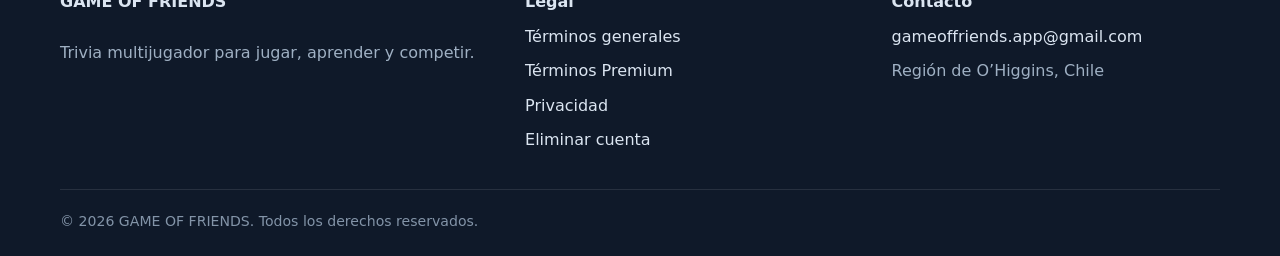
<file: soporte/index.html>
<!doctype html>
<html lang="es">
<head>
  <meta charset="utf-8">
  <meta name="viewport" content="width=device-width, initial-scale=1">
  <title>Soporte | GAME OF FRIENDS</title>
  <meta name="description" content="Soporte oficial de GAME OF FRIENDS.">
  <meta name="theme-color" content="#b7f5ef">
  <link rel="canonical" href="https://gameoffriendsapp.com/soporte/">
  <link rel="icon" type="image/jpeg" href="/assets/logo-game-of-friends.jpg">
  <meta property="og:title" content="Soporte | GAME OF FRIENDS">
  <meta property="og:description" content="Soporte oficial de GAME OF FRIENDS.">
  <meta property="og:type" content="website">
  <meta property="og:url" content="https://gameoffriendsapp.com/soporte/">
  <meta property="og:image" content="https://gameoffriendsapp.com/assets/logo-game-of-friends.jpg">
  <link rel="stylesheet" href="/assets/styles.css">
</head>
<body>

<header class="site-header">
  <div class="container nav-wrap">
    <a class="brand" href="/" aria-label="GAME OF FRIENDS inicio">
      <span class="brand-dot">GOF</span>
      <span>GAME OF FRIENDS</span>
    </a>
    <button class="menu-btn" aria-label="Abrir menú" aria-expanded="false">☰</button>
    <nav class="nav-links" aria-label="Navegación principal">
      <a href="/">Inicio</a>
      <a href="/terminos/">Términos</a>
      <a href="/privacidad/">Privacidad</a>
      <a href="/terminos-premium/">Premium</a>
      <a href="/eliminar-cuenta/">Eliminar cuenta</a>
      <a href="/soporte/">Soporte</a>
    </nav>
  </div>
</header>

<main>

<section class="legal-hero">
  <div class="container narrow">
    <span class="eyebrow">AYUDA</span>
    <h1>Soporte GAME OF FRIENDS</h1>
    <p>¿Necesitas ayuda con tu cuenta, Premium, seguridad o eliminación de datos?</p>
  </div>
</section>

<section class="legal-section">
  <div class="container narrow">
    <div class="support-card">
      <h2>Contacto oficial</h2>
      <p>Escríbenos a:</p>
      <p class="support-email"><a href="mailto:gameoffriends.app@gmail.com">gameoffriends.app@gmail.com</a></p>
      <p>Para ayudarnos a responder, incluye tu Nick y una descripción breve del problema. No envíes contraseñas ni datos completos de pago.</p>
    </div>

    <div class="faq">
      <details>
        <summary>Quiero eliminar mi cuenta</summary>
        <p>Puedes hacerlo desde la aplicación o iniciar la solicitud desde nuestra página pública de eliminación.</p>
        <a href="/eliminar-cuenta/">Ir a Eliminar cuenta</a>
      </details>
      <details>
        <summary>¿Eliminar la cuenta cancela Premium?</summary>
        <p>No. La eliminación de la cuenta GAME OF FRIENDS no cancela automáticamente una suscripción gestionada por Google Play. Revisa primero “Administrar suscripción” en Google Play.</p>
      </details>
      <details>
        <summary>¿Qué funciones sociales tienen los usuarios de 13–17 años?</summary>
        <p>En el lanzamiento, los perfiles de 13–17 años disponen de Chat Resguardado. Chat Libre, Chat Premio y Chat Premium están reservados a perfiles de 18 años o más.</p>
      </details>
      <details>
        <summary>¿Dónde se gestiona Premium?</summary>
        <p>El cobro, renovación y administración de la suscripción se gestionan mediante Google Play. Premium está disponible sólo para perfiles de 18 años o más.</p>
      </details>
      <details>
        <summary>¿Dónde puedo leer las políticas?</summary>
        <p>Están publicadas permanentemente en este sitio.</p>
        <p><a href="/terminos/">Términos</a> · <a href="/privacidad/">Privacidad</a> · <a href="/terminos-premium/">Premium</a></p>
      </details>
    </div>

    <div class="provider-box">
      <h2>Proveedor</h2>
      <p><strong>ROBINSON ARIEL LEIVA QUIJADA</strong><br>

      Región de O’Higgins, Chile</p>
    </div>
  </div>
</section>

</main>

<footer class="site-footer">
  <div class="container footer-grid">
    <div>
      <strong>GAME OF FRIENDS</strong>
      <p>Trivia multijugador para jugar, aprender y competir.</p>
    </div>
    <div>
      <strong>Legal</strong>
      <a href="/terminos/">Términos generales</a>
      <a href="/terminos-premium/">Términos Premium</a>
      <a href="/privacidad/">Privacidad</a>
      <a href="/eliminar-cuenta/">Eliminar cuenta</a>
    </div>
    <div>
      <strong>Contacto</strong>
      <a href="mailto:gameoffriends.app@gmail.com">gameoffriends.app@gmail.com</a>
      <span>Región de O’Higgins, Chile</span>
    </div>
  </div>
  <div class="container footer-bottom">© 2026 GAME OF FRIENDS. Todos los derechos reservados.</div>
</footer>

<script src="/assets/site.js"></script>
</body>
</html>
</file>
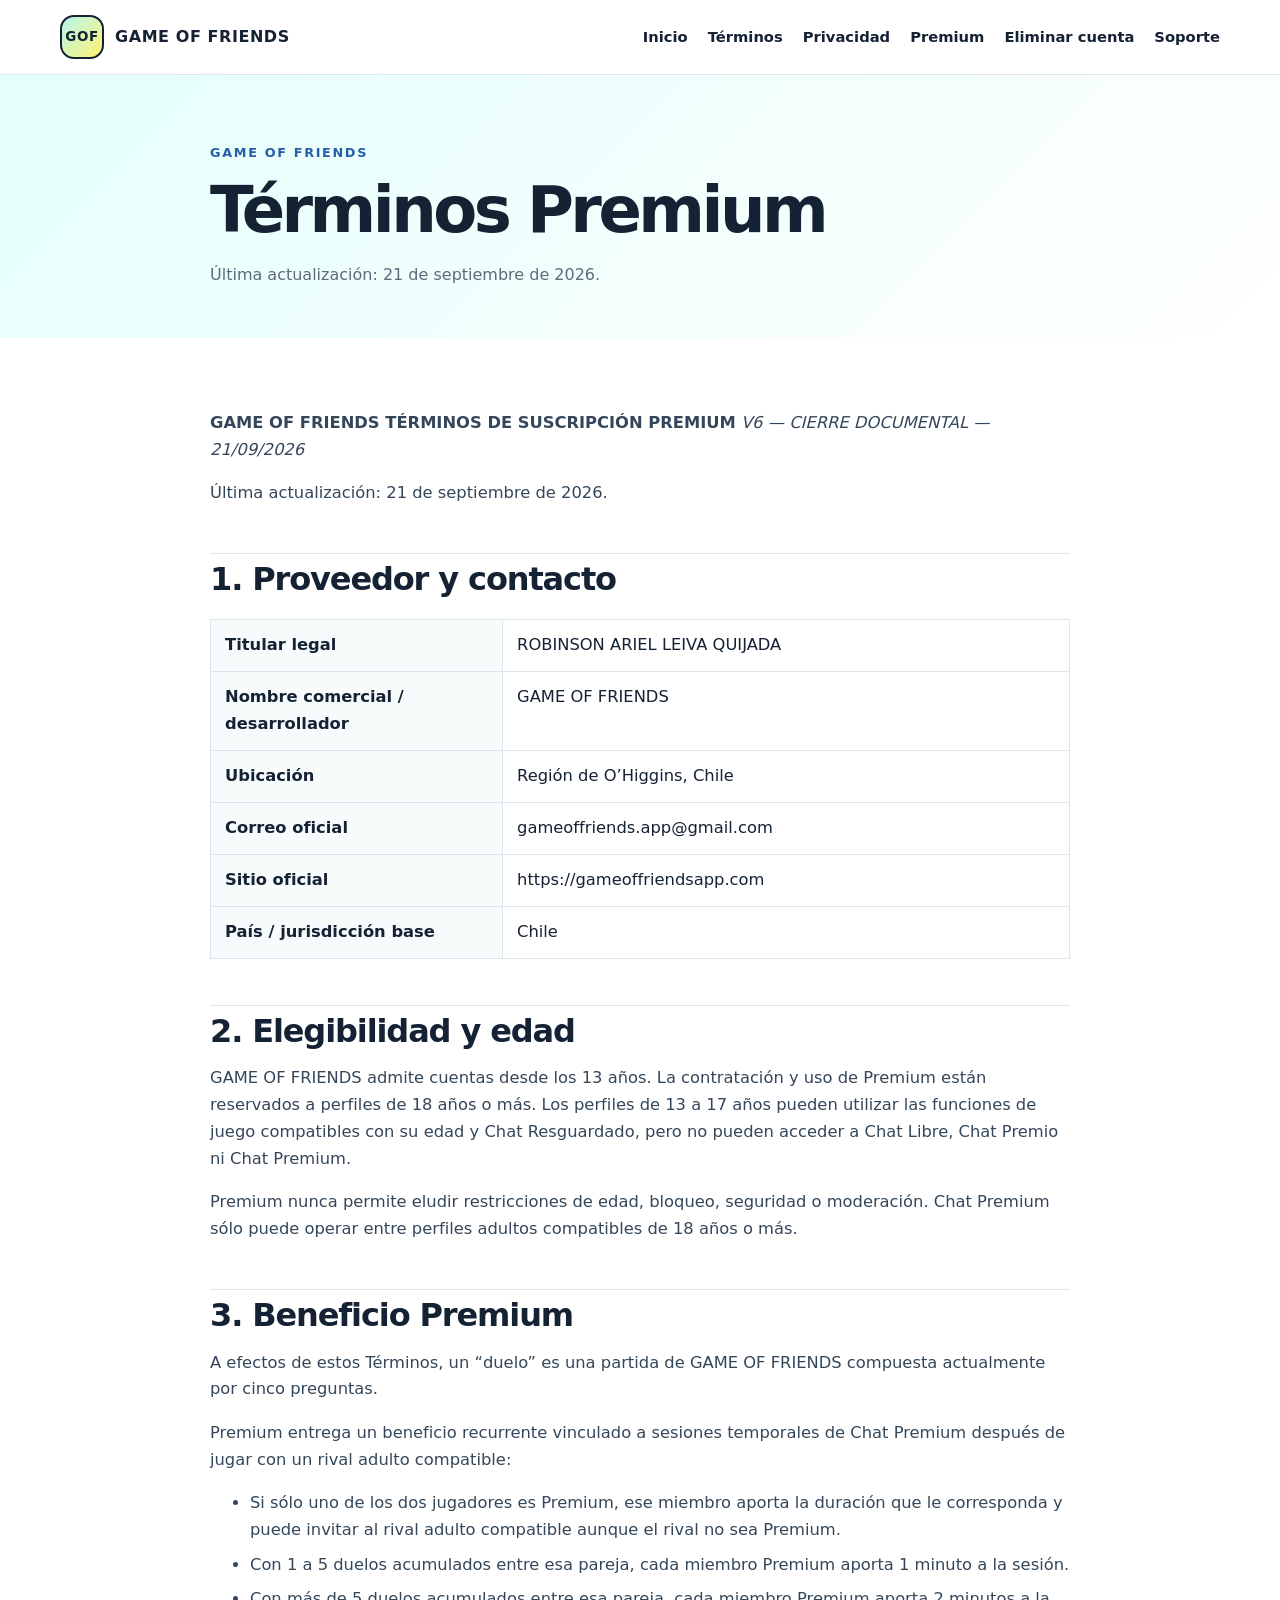
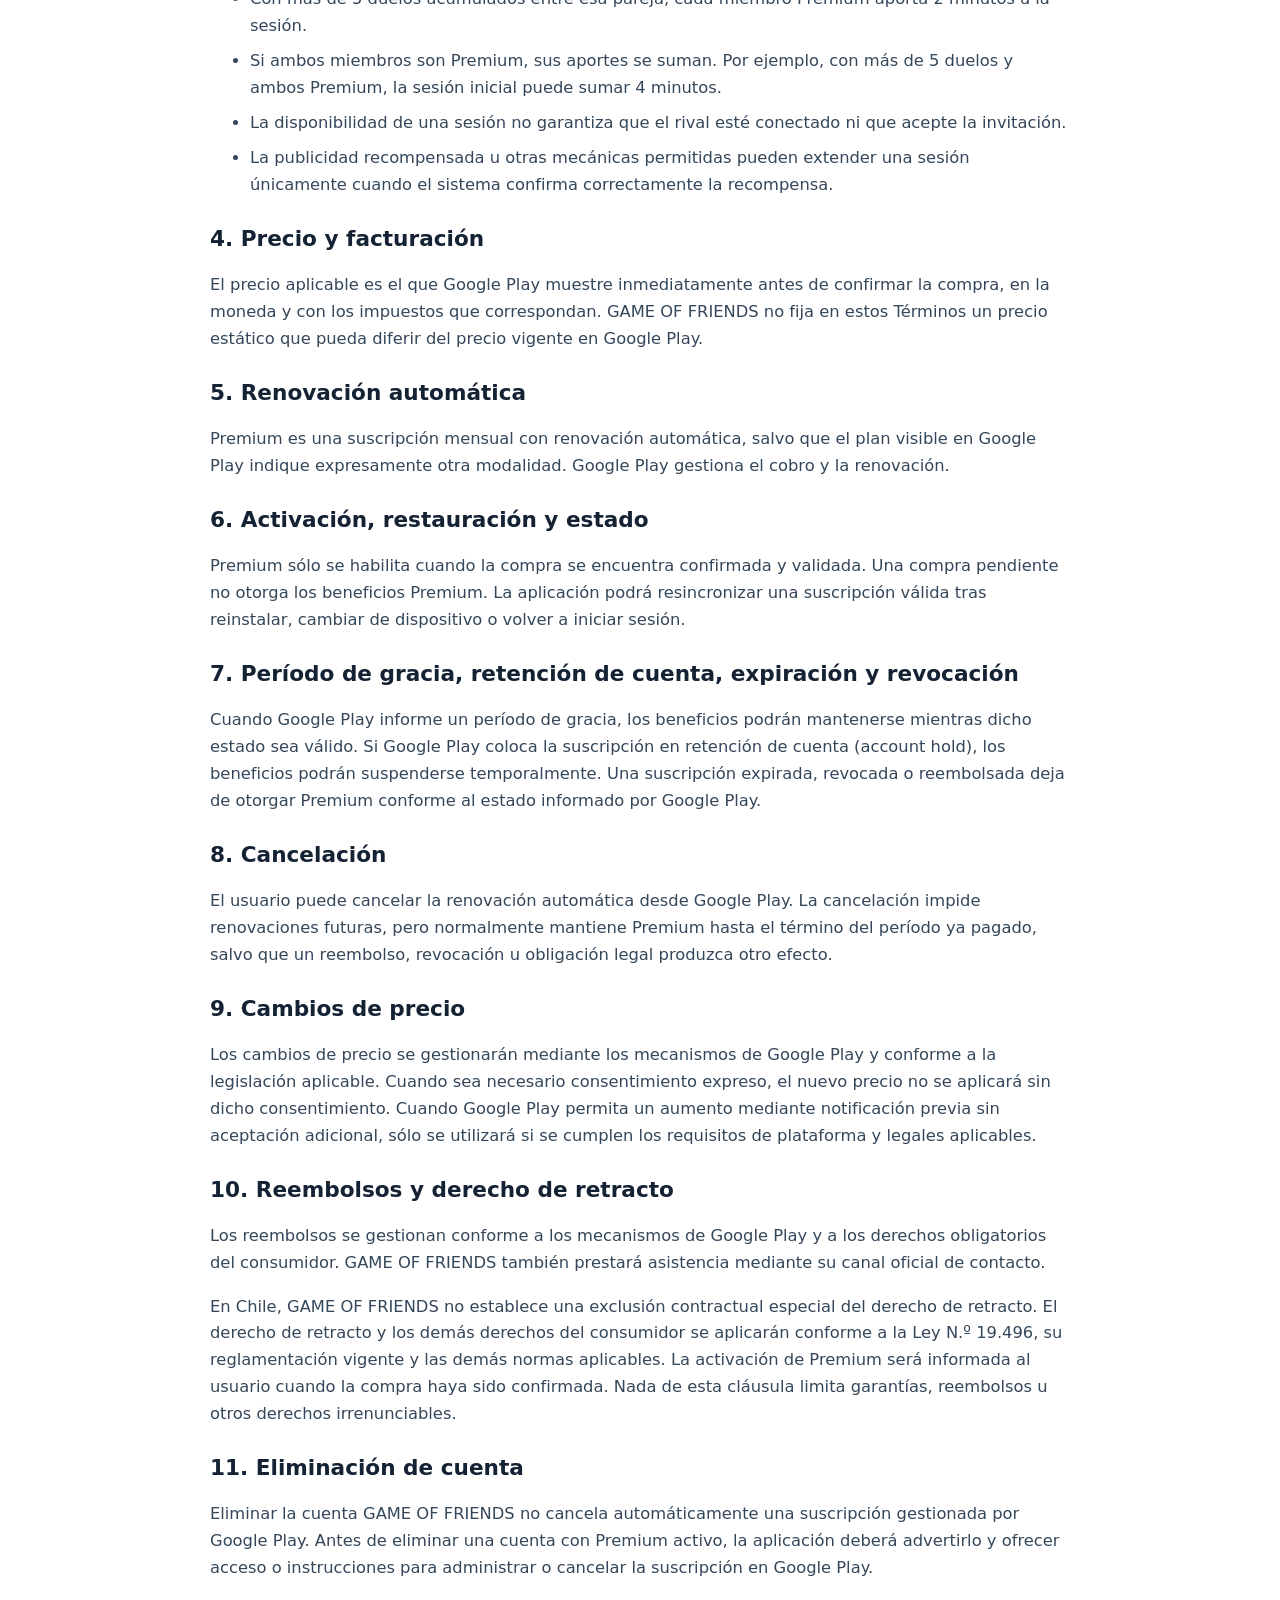
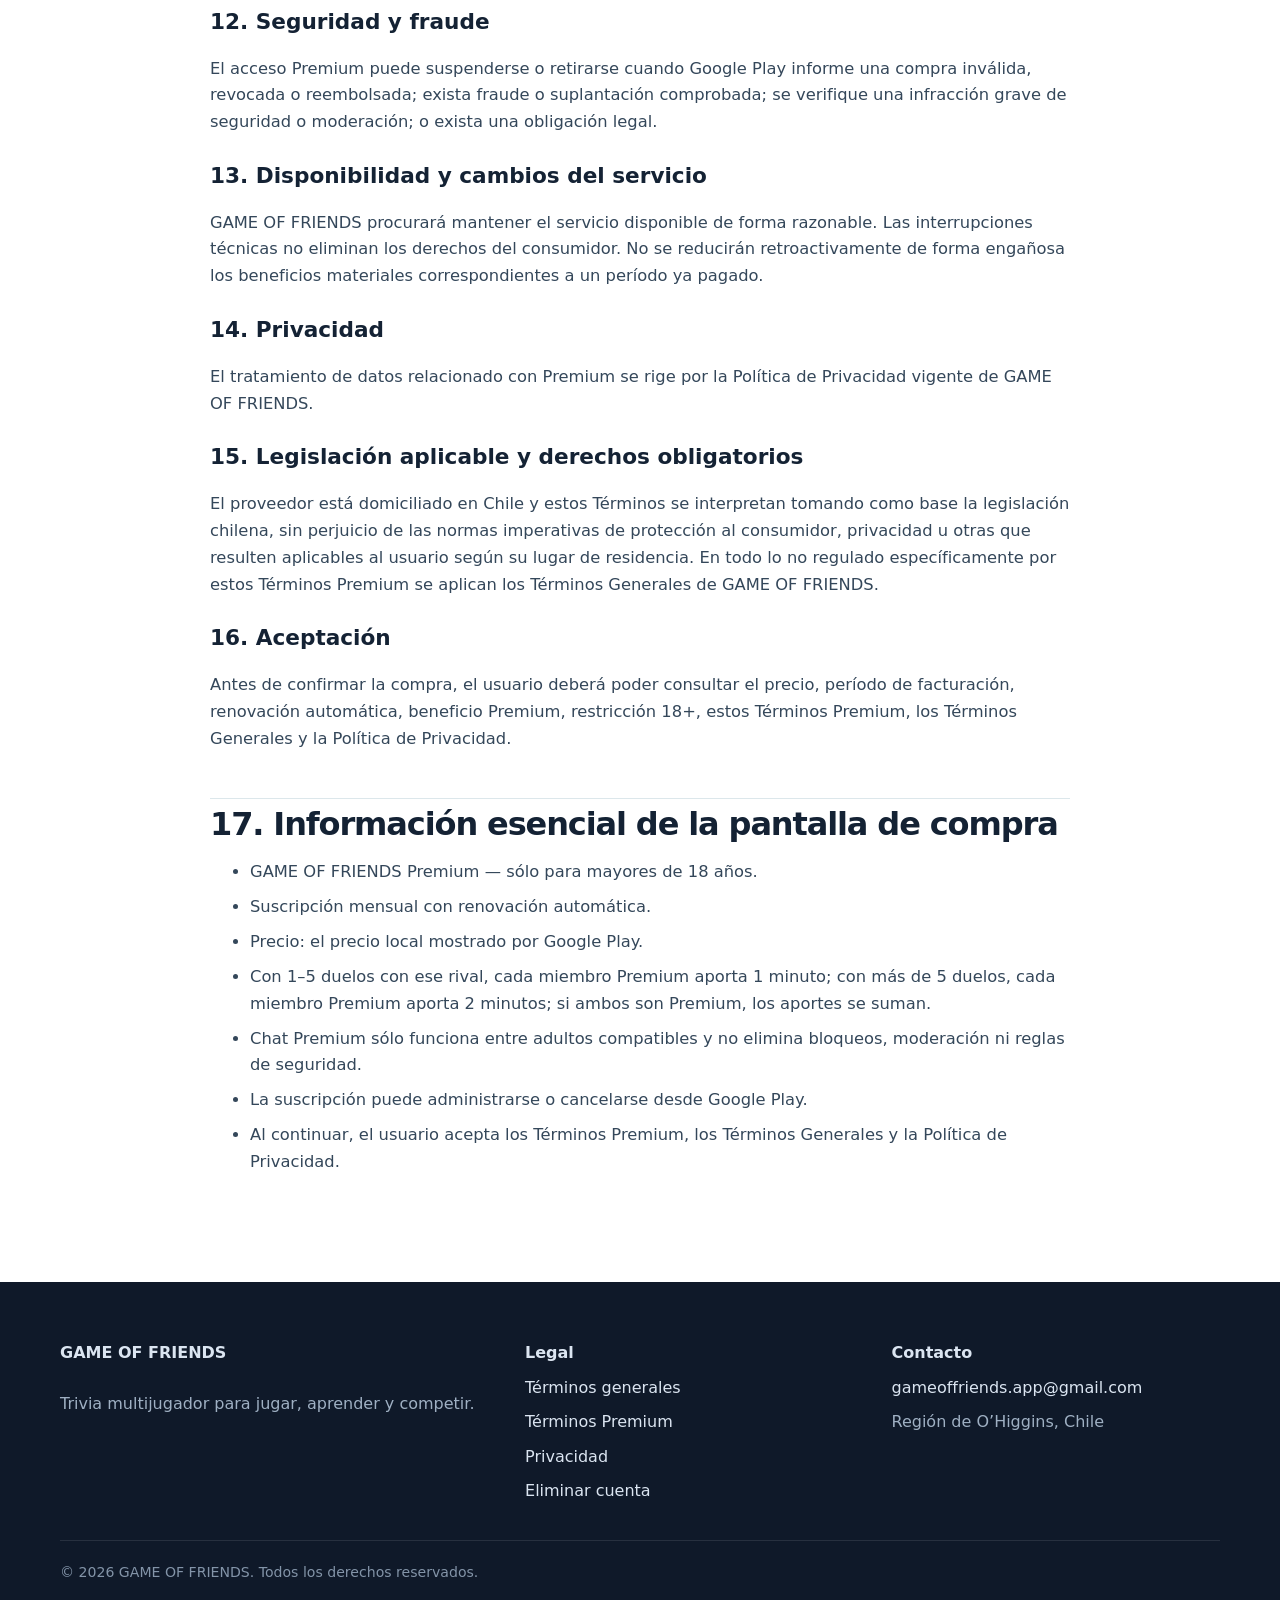
<file: terminos-premium/index.html>
<!doctype html>
<html lang="es">
<head>
  <meta charset="utf-8">
  <meta name="viewport" content="width=device-width, initial-scale=1">
  <title>Términos Premium | GAME OF FRIENDS</title>
  <meta name="description" content="Condiciones de la suscripción Premium de GAME OF FRIENDS.">
  <meta name="theme-color" content="#b7f5ef">
  <link rel="canonical" href="https://gameoffriendsapp.com/terminos-premium/">
  <link rel="icon" type="image/jpeg" href="/assets/logo-game-of-friends.jpg">
  <meta property="og:title" content="Términos Premium | GAME OF FRIENDS">
  <meta property="og:description" content="Condiciones de la suscripción Premium de GAME OF FRIENDS.">
  <meta property="og:type" content="website">
  <meta property="og:url" content="https://gameoffriendsapp.com/terminos-premium/">
  <meta property="og:image" content="https://gameoffriendsapp.com/assets/logo-game-of-friends.jpg">
  <link rel="stylesheet" href="/assets/styles.css">
</head>
<body>

<header class="site-header">
  <div class="container nav-wrap">
    <a class="brand" href="/" aria-label="GAME OF FRIENDS inicio">
      <span class="brand-dot">GOF</span>
      <span>GAME OF FRIENDS</span>
    </a>
    <button class="menu-btn" aria-label="Abrir menú" aria-expanded="false">☰</button>
    <nav class="nav-links" aria-label="Navegación principal">
      <a href="/">Inicio</a>
      <a href="/terminos/">Términos</a>
      <a href="/privacidad/">Privacidad</a>
      <a href="/terminos-premium/">Premium</a>
      <a href="/eliminar-cuenta/">Eliminar cuenta</a>
      <a href="/soporte/">Soporte</a>
    </nav>
  </div>
</header>

<main>

<section class="legal-hero">
  <div class="container narrow">
    <span class="eyebrow">GAME OF FRIENDS</span>
    <h1>Términos Premium</h1>
    <p>Última actualización: 21 de septiembre de 2026.</p>
  </div>
</section>
<section class="legal-section">
  <article class="container narrow legal-copy">
    <p><strong>GAME OF FRIENDS</strong><strong>
TÉRMINOS DE SUSCRIPCIÓN PREMIUM</strong><em>
V6 — CIERRE DOCUMENTAL — 21/09/2026</em></p>
<p>Última actualización: 21 de septiembre de 2026.</p>
<h2>1. Proveedor y contacto</h2>
<div class="table-wrap"><table>
<tr>
<td>Titular legal</td>
<td>ROBINSON ARIEL LEIVA QUIJADA</td>
</tr>
<tr>
<td>Nombre comercial / desarrollador</td>
<td>GAME OF FRIENDS</td>
</tr>
<tr>
<td>Ubicación</td>
<td>Región de O’Higgins, Chile</td>
</tr>
<tr>
<td>Correo oficial</td>
<td>gameoffriends.app@gmail.com</td>
</tr>
<tr>
<td>Sitio oficial</td>
<td>https://gameoffriendsapp.com</td>
</tr>
<tr>
<td>País / jurisdicción base</td>
<td>Chile</td>
</tr>
</table></div>
<h2>2. Elegibilidad y edad</h2>
<p>GAME OF FRIENDS admite cuentas desde los 13 años. La contratación y uso de Premium están reservados a perfiles de 18 años o más. Los perfiles de 13 a 17 años pueden utilizar las funciones de juego compatibles con su edad y Chat Resguardado, pero no pueden acceder a Chat Libre, Chat Premio ni Chat Premium.</p>
<p>Premium nunca permite eludir restricciones de edad, bloqueo, seguridad o moderación. Chat Premium sólo puede operar entre perfiles adultos compatibles de 18 años o más.</p>
<h2>3. Beneficio Premium</h2>
<p>A efectos de estos Términos, un “duelo” es una partida de GAME OF FRIENDS compuesta actualmente por cinco preguntas.</p>
<p>Premium entrega un beneficio recurrente vinculado a sesiones temporales de Chat Premium después de jugar con un rival adulto compatible:</p>
<ul>
<li>Si sólo uno de los dos jugadores es Premium, ese miembro aporta la duración que le corresponda y puede invitar al rival adulto compatible aunque el rival no sea Premium.</li>
<li>Con 1 a 5 duelos acumulados entre esa pareja, cada miembro Premium aporta 1 minuto a la sesión.</li>
<li>Con más de 5 duelos acumulados entre esa pareja, cada miembro Premium aporta 2 minutos a la sesión.</li>
<li>Si ambos miembros son Premium, sus aportes se suman. Por ejemplo, con más de 5 duelos y ambos Premium, la sesión inicial puede sumar 4 minutos.</li>
<li>La disponibilidad de una sesión no garantiza que el rival esté conectado ni que acepte la invitación.</li>
<li>La publicidad recompensada u otras mecánicas permitidas pueden extender una sesión únicamente cuando el sistema confirma correctamente la recompensa.</li>
</ul>
<h3>4. Precio y facturación</h3>
<p>El precio aplicable es el que Google Play muestre inmediatamente antes de confirmar la compra, en la moneda y con los impuestos que correspondan. GAME OF FRIENDS no fija en estos Términos un precio estático que pueda diferir del precio vigente en Google Play.</p>
<h3>5. Renovación automática</h3>
<p>Premium es una suscripción mensual con renovación automática, salvo que el plan visible en Google Play indique expresamente otra modalidad. Google Play gestiona el cobro y la renovación.</p>
<h3>6. Activación, restauración y estado</h3>
<p>Premium sólo se habilita cuando la compra se encuentra confirmada y validada. Una compra pendiente no otorga los beneficios Premium. La aplicación podrá resincronizar una suscripción válida tras reinstalar, cambiar de dispositivo o volver a iniciar sesión.</p>
<h3>7. Período de gracia, retención de cuenta, expiración y revocación</h3>
<p>Cuando Google Play informe un período de gracia, los beneficios podrán mantenerse mientras dicho estado sea válido. Si Google Play coloca la suscripción en retención de cuenta (account hold), los beneficios podrán suspenderse temporalmente. Una suscripción expirada, revocada o reembolsada deja de otorgar Premium conforme al estado informado por Google Play.</p>
<h3>8. Cancelación</h3>
<p>El usuario puede cancelar la renovación automática desde Google Play. La cancelación impide renovaciones futuras, pero normalmente mantiene Premium hasta el término del período ya pagado, salvo que un reembolso, revocación u obligación legal produzca otro efecto.</p>
<h3>9. Cambios de precio</h3>
<p>Los cambios de precio se gestionarán mediante los mecanismos de Google Play y conforme a la legislación aplicable. Cuando sea necesario consentimiento expreso, el nuevo precio no se aplicará sin dicho consentimiento. Cuando Google Play permita un aumento mediante notificación previa sin aceptación adicional, sólo se utilizará si se cumplen los requisitos de plataforma y legales aplicables.</p>
<h3>10. Reembolsos y derecho de retracto</h3>
<p>Los reembolsos se gestionan conforme a los mecanismos de Google Play y a los derechos obligatorios del consumidor. GAME OF FRIENDS también prestará asistencia mediante su canal oficial de contacto.</p>
<p>En Chile, GAME OF FRIENDS no establece una exclusión contractual especial del derecho de retracto. El derecho de retracto y los demás derechos del consumidor se aplicarán conforme a la Ley N.º 19.496, su reglamentación vigente y las demás normas aplicables. La activación de Premium será informada al usuario cuando la compra haya sido confirmada. Nada de esta cláusula limita garantías, reembolsos u otros derechos irrenunciables.</p>
<h3>11. Eliminación de cuenta</h3>
<p>Eliminar la cuenta GAME OF FRIENDS no cancela automáticamente una suscripción gestionada por Google Play. Antes de eliminar una cuenta con Premium activo, la aplicación deberá advertirlo y ofrecer acceso o instrucciones para administrar o cancelar la suscripción en Google Play.</p>
<h3>12. Seguridad y fraude</h3>
<p>El acceso Premium puede suspenderse o retirarse cuando Google Play informe una compra inválida, revocada o reembolsada; exista fraude o suplantación comprobada; se verifique una infracción grave de seguridad o moderación; o exista una obligación legal.</p>
<h3>13. Disponibilidad y cambios del servicio</h3>
<p>GAME OF FRIENDS procurará mantener el servicio disponible de forma razonable. Las interrupciones técnicas no eliminan los derechos del consumidor. No se reducirán retroactivamente de forma engañosa los beneficios materiales correspondientes a un período ya pagado.</p>
<h3>14. Privacidad</h3>
<p>El tratamiento de datos relacionado con Premium se rige por la Política de Privacidad vigente de GAME OF FRIENDS.</p>
<h3>15. Legislación aplicable y derechos obligatorios</h3>
<p>El proveedor está domiciliado en Chile y estos Términos se interpretan tomando como base la legislación chilena, sin perjuicio de las normas imperativas de protección al consumidor, privacidad u otras que resulten aplicables al usuario según su lugar de residencia. En todo lo no regulado específicamente por estos Términos Premium se aplican los Términos Generales de GAME OF FRIENDS.</p>
<h3>16. Aceptación</h3>
<p>Antes de confirmar la compra, el usuario deberá poder consultar el precio, período de facturación, renovación automática, beneficio Premium, restricción 18+, estos Términos Premium, los Términos Generales y la Política de Privacidad.</p>
<h2>17. Información esencial de la pantalla de compra</h2>
<ul>
<li>GAME OF FRIENDS Premium — sólo para mayores de 18 años.</li>
<li>Suscripción mensual con renovación automática.</li>
<li>Precio: el precio local mostrado por Google Play.</li>
<li>Con 1–5 duelos con ese rival, cada miembro Premium aporta 1 minuto; con más de 5 duelos, cada miembro Premium aporta 2 minutos; si ambos son Premium, los aportes se suman.</li>
<li>Chat Premium sólo funciona entre adultos compatibles y no elimina bloqueos, moderación ni reglas de seguridad.</li>
<li>La suscripción puede administrarse o cancelarse desde Google Play.</li>
<li>Al continuar, el usuario acepta los Términos Premium, los Términos Generales y la Política de Privacidad.</li>
</ul>
  </article>
</section>

</main>

<footer class="site-footer">
  <div class="container footer-grid">
    <div>
      <strong>GAME OF FRIENDS</strong>
      <p>Trivia multijugador para jugar, aprender y competir.</p>
    </div>
    <div>
      <strong>Legal</strong>
      <a href="/terminos/">Términos generales</a>
      <a href="/terminos-premium/">Términos Premium</a>
      <a href="/privacidad/">Privacidad</a>
      <a href="/eliminar-cuenta/">Eliminar cuenta</a>
    </div>
    <div>
      <strong>Contacto</strong>
      <a href="mailto:gameoffriends.app@gmail.com">gameoffriends.app@gmail.com</a>
      <span>Región de O’Higgins, Chile</span>
    </div>
  </div>
  <div class="container footer-bottom">© 2026 GAME OF FRIENDS. Todos los derechos reservados.</div>
</footer>

<script src="/assets/site.js"></script>
</body>
</html>
</file>
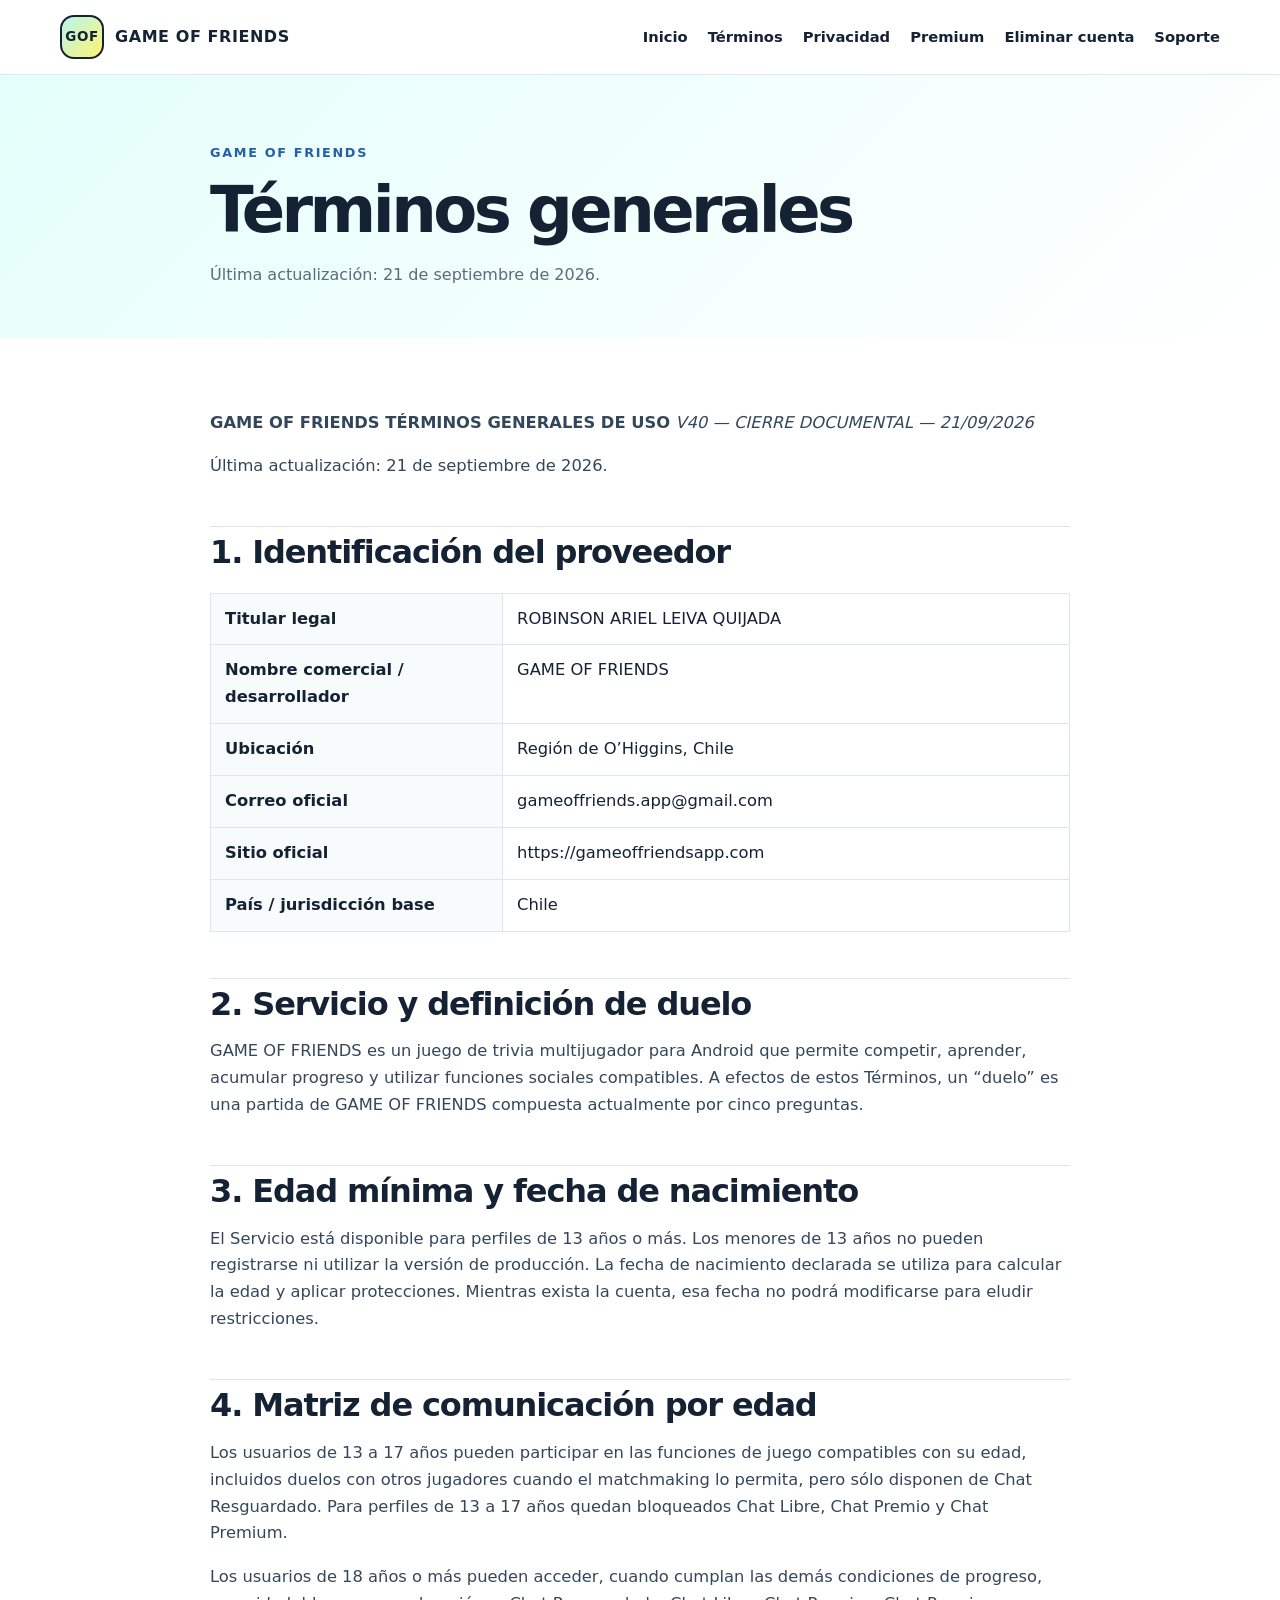
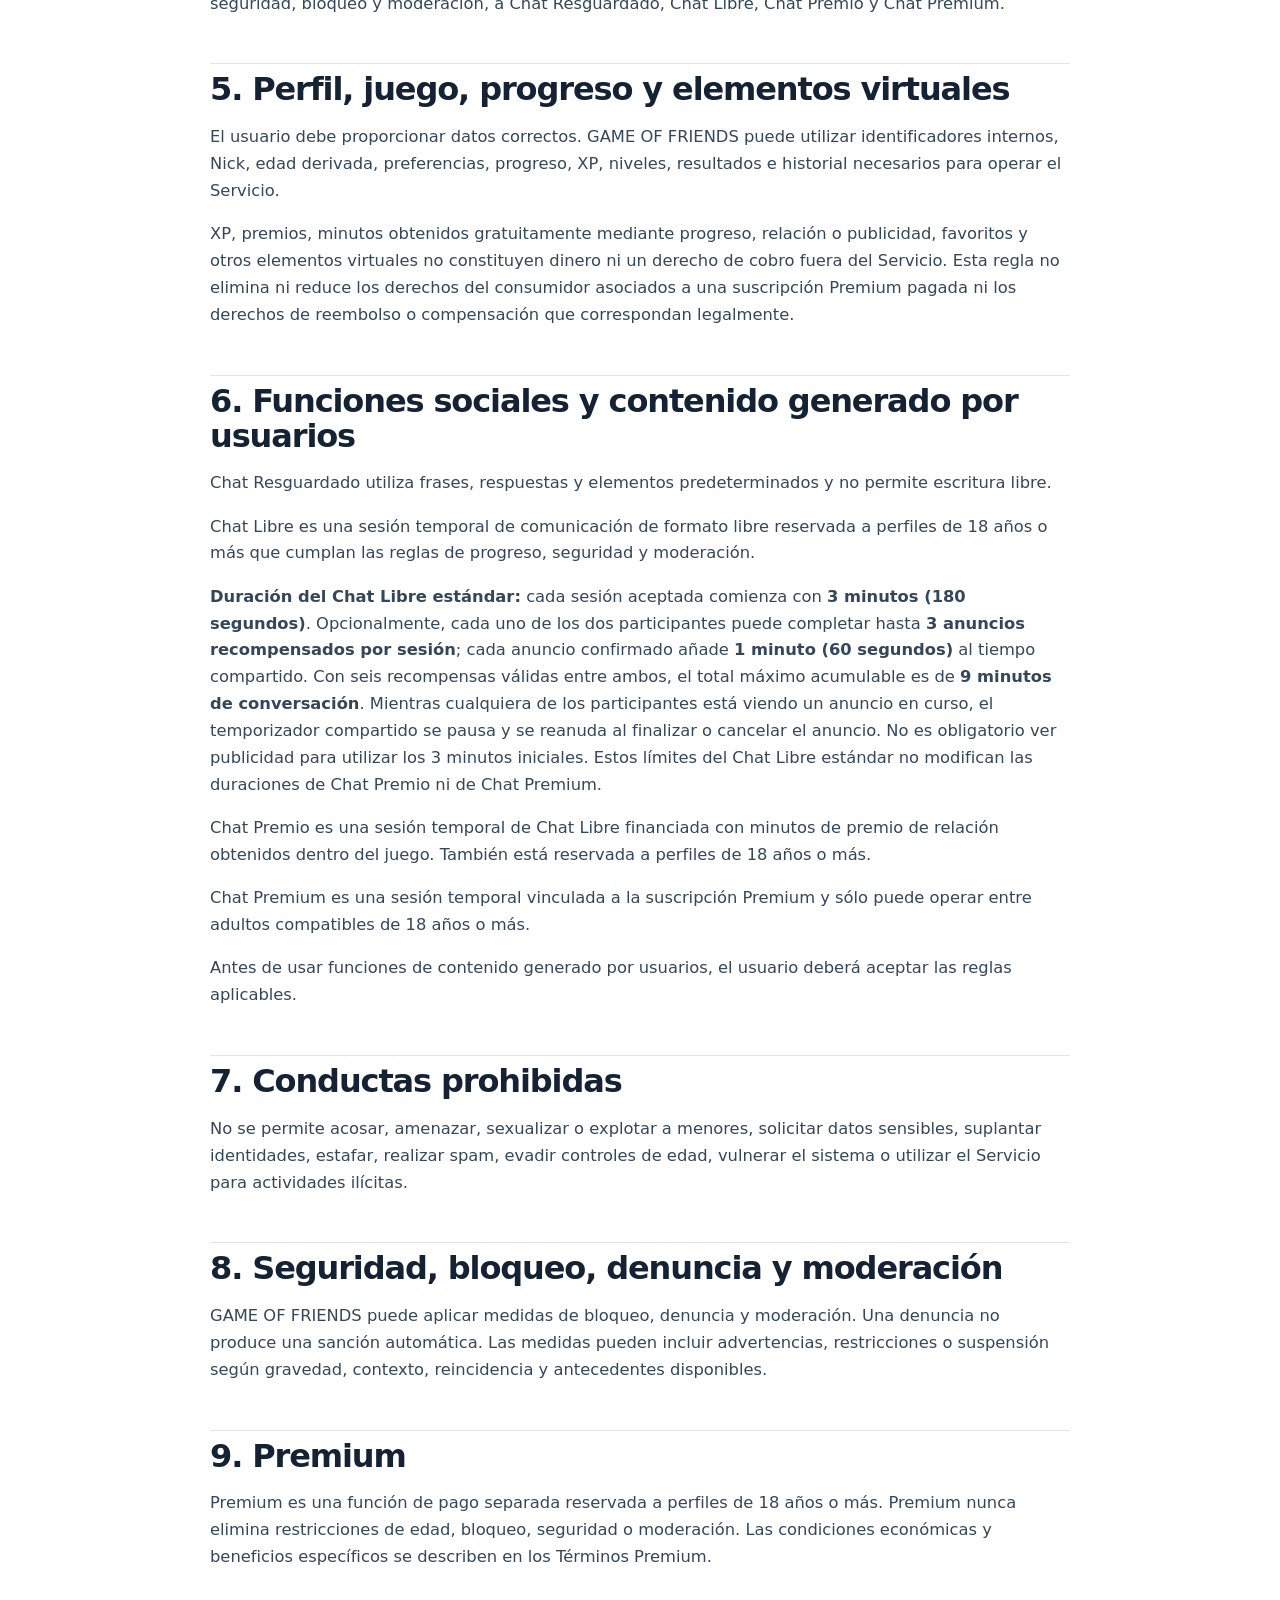
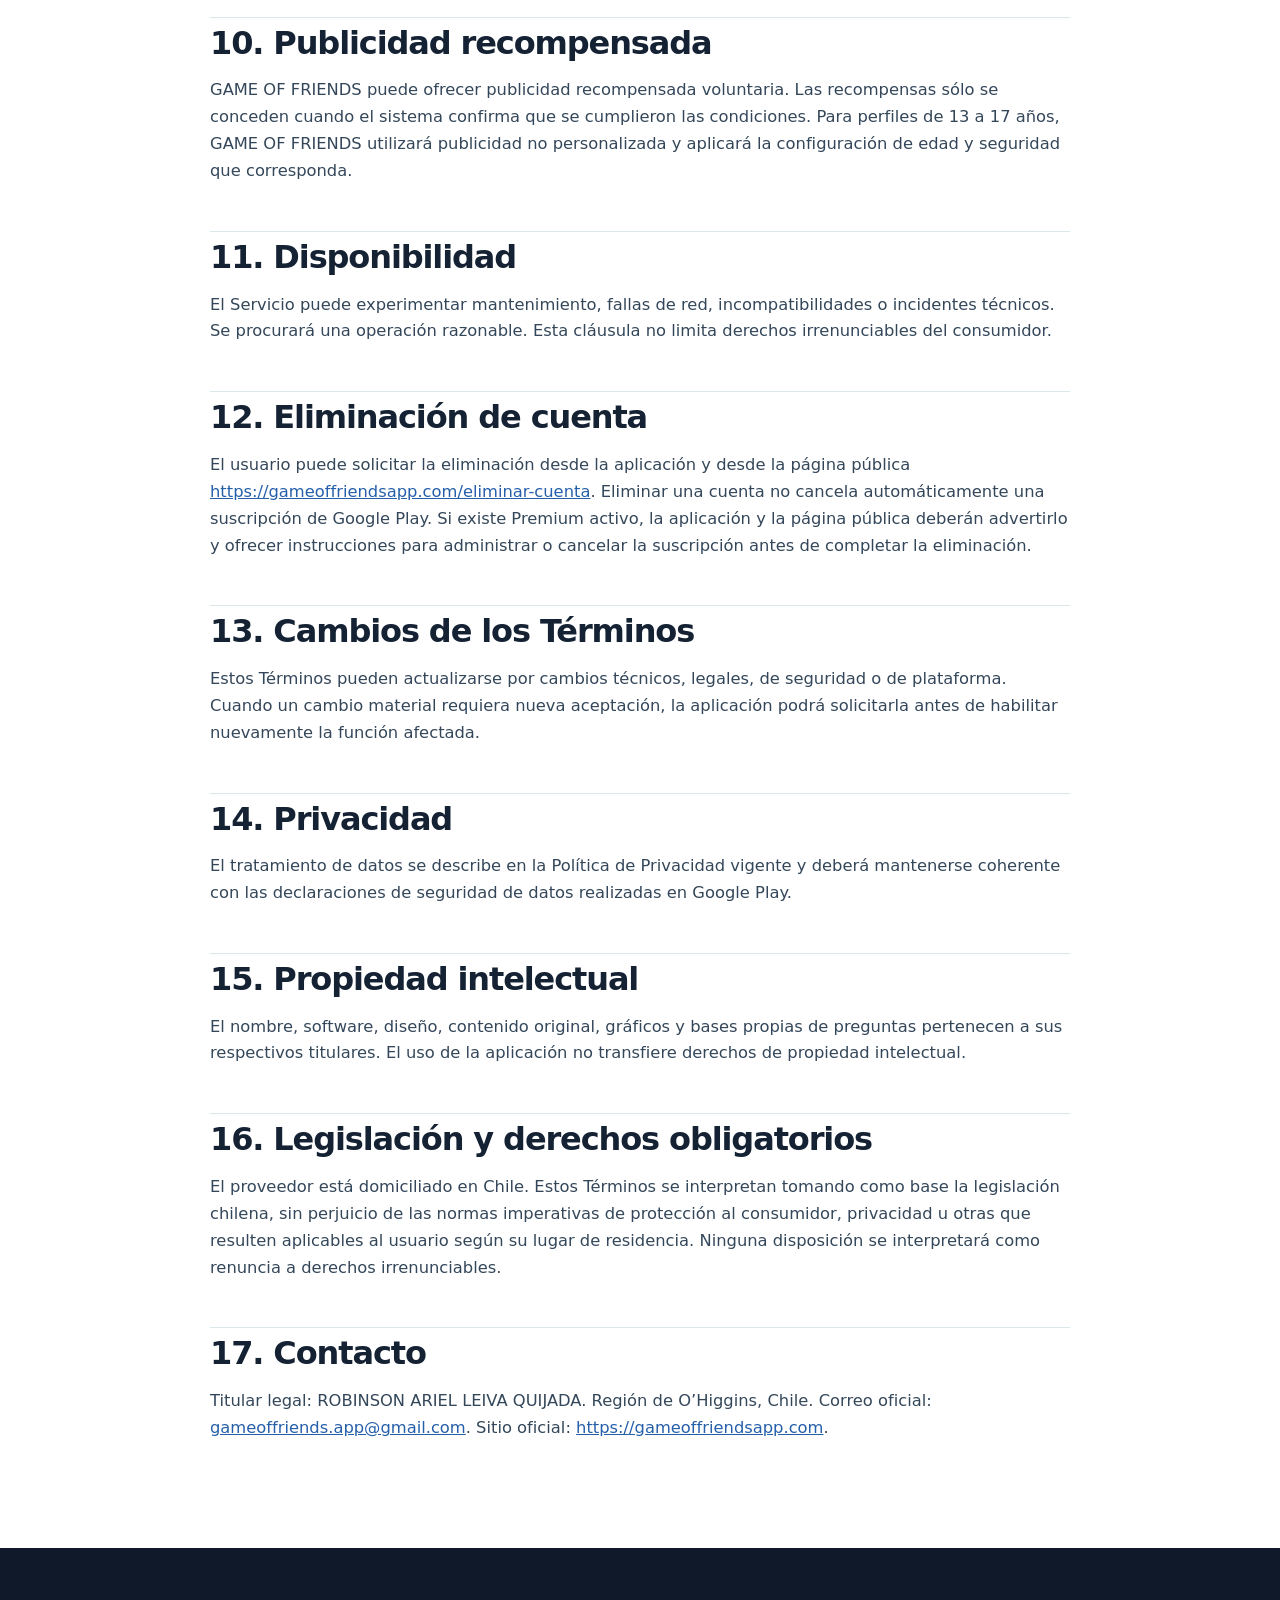
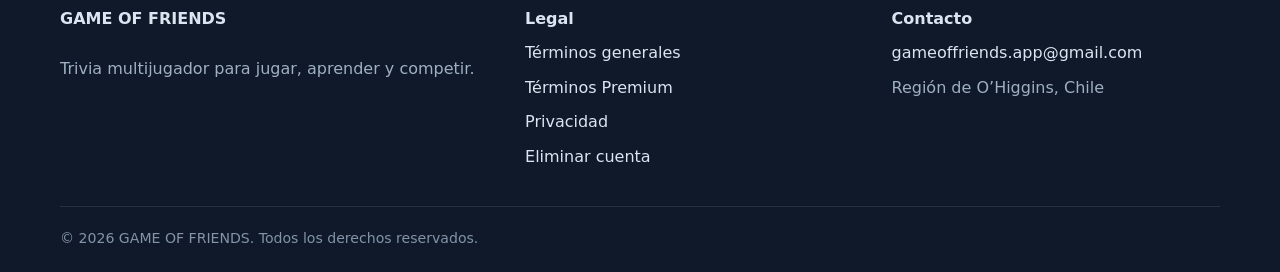
<file: terminos/index.html>
<!doctype html>
<html lang="es">
<head>
  <meta charset="utf-8">
  <meta name="viewport" content="width=device-width, initial-scale=1">
  <title>Términos generales | GAME OF FRIENDS</title>
  <meta name="description" content="Términos generales de uso de GAME OF FRIENDS.">
  <meta name="theme-color" content="#b7f5ef">
  <link rel="canonical" href="https://gameoffriendsapp.com/terminos/">
  <link rel="icon" type="image/jpeg" href="/assets/logo-game-of-friends.jpg">
  <meta property="og:title" content="Términos generales | GAME OF FRIENDS">
  <meta property="og:description" content="Términos generales de uso de GAME OF FRIENDS.">
  <meta property="og:type" content="website">
  <meta property="og:url" content="https://gameoffriendsapp.com/terminos/">
  <meta property="og:image" content="https://gameoffriendsapp.com/assets/logo-game-of-friends.jpg">
  <link rel="stylesheet" href="/assets/styles.css">
</head>
<body>

<header class="site-header">
  <div class="container nav-wrap">
    <a class="brand" href="/" aria-label="GAME OF FRIENDS inicio">
      <span class="brand-dot">GOF</span>
      <span>GAME OF FRIENDS</span>
    </a>
    <button class="menu-btn" aria-label="Abrir menú" aria-expanded="false">☰</button>
    <nav class="nav-links" aria-label="Navegación principal">
      <a href="/">Inicio</a>
      <a href="/terminos/">Términos</a>
      <a href="/privacidad/">Privacidad</a>
      <a href="/terminos-premium/">Premium</a>
      <a href="/eliminar-cuenta/">Eliminar cuenta</a>
      <a href="/soporte/">Soporte</a>
    </nav>
  </div>
</header>

<main>

<section class="legal-hero">
  <div class="container narrow">
    <span class="eyebrow">GAME OF FRIENDS</span>
    <h1>Términos generales</h1>
    <p>Última actualización: 21 de septiembre de 2026.</p>
  </div>
</section>
<section class="legal-section">
  <article class="container narrow legal-copy">
    <p><strong>GAME OF FRIENDS</strong><strong>
TÉRMINOS GENERALES DE USO</strong><em>
V40 — CIERRE DOCUMENTAL — 21/09/2026</em></p>
<p>Última actualización: 21 de septiembre de 2026.</p>
<h2>1. Identificación del proveedor</h2>
<div class="table-wrap"><table>
<tr>
<td>Titular legal</td>
<td>ROBINSON ARIEL LEIVA QUIJADA</td>
</tr>
<tr>
<td>Nombre comercial / desarrollador</td>
<td>GAME OF FRIENDS</td>
</tr>
<tr>
<td>Ubicación</td>
<td>Región de O’Higgins, Chile</td>
</tr>
<tr>
<td>Correo oficial</td>
<td>gameoffriends.app@gmail.com</td>
</tr>
<tr>
<td>Sitio oficial</td>
<td>https://gameoffriendsapp.com</td>
</tr>
<tr>
<td>País / jurisdicción base</td>
<td>Chile</td>
</tr>
</table></div>
<h2>2. Servicio y definición de duelo</h2>
<p>GAME OF FRIENDS es un juego de trivia multijugador para Android que permite competir, aprender, acumular progreso y utilizar funciones sociales compatibles. A efectos de estos Términos, un “duelo” es una partida de GAME OF FRIENDS compuesta actualmente por cinco preguntas.</p>
<h2>3. Edad mínima y fecha de nacimiento</h2>
<p>El Servicio está disponible para perfiles de 13 años o más. Los menores de 13 años no pueden registrarse ni utilizar la versión de producción. La fecha de nacimiento declarada se utiliza para calcular la edad y aplicar protecciones. Mientras exista la cuenta, esa fecha no podrá modificarse para eludir restricciones.</p>
<h2>4. Matriz de comunicación por edad</h2>
<p>Los usuarios de 13 a 17 años pueden participar en las funciones de juego compatibles con su edad, incluidos duelos con otros jugadores cuando el matchmaking lo permita, pero sólo disponen de Chat Resguardado. Para perfiles de 13 a 17 años quedan bloqueados Chat Libre, Chat Premio y Chat Premium.</p>
<p>Los usuarios de 18 años o más pueden acceder, cuando cumplan las demás condiciones de progreso, seguridad, bloqueo y moderación, a Chat Resguardado, Chat Libre, Chat Premio y Chat Premium.</p>
<h2>5. Perfil, juego, progreso y elementos virtuales</h2>
<p>El usuario debe proporcionar datos correctos. GAME OF FRIENDS puede utilizar identificadores internos, Nick, edad derivada, preferencias, progreso, XP, niveles, resultados e historial necesarios para operar el Servicio.</p>
<p>XP, premios, minutos obtenidos gratuitamente mediante progreso, relación o publicidad, favoritos y otros elementos virtuales no constituyen dinero ni un derecho de cobro fuera del Servicio. Esta regla no elimina ni reduce los derechos del consumidor asociados a una suscripción Premium pagada ni los derechos de reembolso o compensación que correspondan legalmente.</p>
<h2>6. Funciones sociales y contenido generado por usuarios</h2>
<p>Chat Resguardado utiliza frases, respuestas y elementos predeterminados y no permite escritura libre.</p>
<p>Chat Libre es una sesión temporal de comunicación de formato libre reservada a perfiles de 18 años o más que cumplan las reglas de progreso, seguridad y moderación.</p>
<p><strong>Duración del Chat Libre estándar:</strong> cada sesión aceptada comienza con <strong>3 minutos (180 segundos)</strong>. Opcionalmente, cada uno de los dos participantes puede completar hasta <strong>3 anuncios recompensados por sesión</strong>; cada anuncio confirmado añade <strong>1 minuto (60 segundos)</strong> al tiempo compartido. Con seis recompensas válidas entre ambos, el total máximo acumulable es de <strong>9 minutos de conversación</strong>. Mientras cualquiera de los participantes está viendo un anuncio en curso, el temporizador compartido se pausa y se reanuda al finalizar o cancelar el anuncio. No es obligatorio ver publicidad para utilizar los 3 minutos iniciales. Estos límites del Chat Libre estándar no modifican las duraciones de Chat Premio ni de Chat Premium.</p>
<p>Chat Premio es una sesión temporal de Chat Libre financiada con minutos de premio de relación obtenidos dentro del juego. También está reservada a perfiles de 18 años o más.</p>
<p>Chat Premium es una sesión temporal vinculada a la suscripción Premium y sólo puede operar entre adultos compatibles de 18 años o más.</p>
<p>Antes de usar funciones de contenido generado por usuarios, el usuario deberá aceptar las reglas aplicables.</p>
<h2>7. Conductas prohibidas</h2>
<p>No se permite acosar, amenazar, sexualizar o explotar a menores, solicitar datos sensibles, suplantar identidades, estafar, realizar spam, evadir controles de edad, vulnerar el sistema o utilizar el Servicio para actividades ilícitas.</p>
<h2>8. Seguridad, bloqueo, denuncia y moderación</h2>
<p>GAME OF FRIENDS puede aplicar medidas de bloqueo, denuncia y moderación. Una denuncia no produce una sanción automática. Las medidas pueden incluir advertencias, restricciones o suspensión según gravedad, contexto, reincidencia y antecedentes disponibles.</p>
<h2>9. Premium</h2>
<p>Premium es una función de pago separada reservada a perfiles de 18 años o más. Premium nunca elimina restricciones de edad, bloqueo, seguridad o moderación. Las condiciones económicas y beneficios específicos se describen en los Términos Premium.</p>
<h2>10. Publicidad recompensada</h2>
<p>GAME OF FRIENDS puede ofrecer publicidad recompensada voluntaria. Las recompensas sólo se conceden cuando el sistema confirma que se cumplieron las condiciones. Para perfiles de 13 a 17 años, GAME OF FRIENDS utilizará publicidad no personalizada y aplicará la configuración de edad y seguridad que corresponda.</p>
<h2>11. Disponibilidad</h2>
<p>El Servicio puede experimentar mantenimiento, fallas de red, incompatibilidades o incidentes técnicos. Se procurará una operación razonable. Esta cláusula no limita derechos irrenunciables del consumidor.</p>
<h2>12. Eliminación de cuenta</h2>
<p>El usuario puede solicitar la eliminación desde la aplicación y desde la página pública <a href="https://gameoffriendsapp.com/eliminar-cuenta">https://gameoffriendsapp.com/eliminar-cuenta</a>. Eliminar una cuenta no cancela automáticamente una suscripción de Google Play. Si existe Premium activo, la aplicación y la página pública deberán advertirlo y ofrecer instrucciones para administrar o cancelar la suscripción antes de completar la eliminación.</p>
<h2>13. Cambios de los Términos</h2>
<p>Estos Términos pueden actualizarse por cambios técnicos, legales, de seguridad o de plataforma. Cuando un cambio material requiera nueva aceptación, la aplicación podrá solicitarla antes de habilitar nuevamente la función afectada.</p>
<h2>14. Privacidad</h2>
<p>El tratamiento de datos se describe en la Política de Privacidad vigente y deberá mantenerse coherente con las declaraciones de seguridad de datos realizadas en Google Play.</p>
<h2>15. Propiedad intelectual</h2>
<p>El nombre, software, diseño, contenido original, gráficos y bases propias de preguntas pertenecen a sus respectivos titulares. El uso de la aplicación no transfiere derechos de propiedad intelectual.</p>
<h2>16. Legislación y derechos obligatorios</h2>
<p>El proveedor está domiciliado en Chile. Estos Términos se interpretan tomando como base la legislación chilena, sin perjuicio de las normas imperativas de protección al consumidor, privacidad u otras que resulten aplicables al usuario según su lugar de residencia. Ninguna disposición se interpretará como renuncia a derechos irrenunciables.</p>
<h2>17. Contacto</h2>
<p>Titular legal: ROBINSON ARIEL LEIVA QUIJADA.

Región de O’Higgins, Chile.

Correo oficial: <a href="mailto:gameoffriends.app@gmail.com">gameoffriends.app@gmail.com</a>.
Sitio oficial: <a href="https://gameoffriendsapp.com">https://gameoffriendsapp.com</a>.</p>
  </article>
</section>

</main>

<footer class="site-footer">
  <div class="container footer-grid">
    <div>
      <strong>GAME OF FRIENDS</strong>
      <p>Trivia multijugador para jugar, aprender y competir.</p>
    </div>
    <div>
      <strong>Legal</strong>
      <a href="/terminos/">Términos generales</a>
      <a href="/terminos-premium/">Términos Premium</a>
      <a href="/privacidad/">Privacidad</a>
      <a href="/eliminar-cuenta/">Eliminar cuenta</a>
    </div>
    <div>
      <strong>Contacto</strong>
      <a href="mailto:gameoffriends.app@gmail.com">gameoffriends.app@gmail.com</a>
      <span>Región de O’Higgins, Chile</span>
    </div>
  </div>
  <div class="container footer-bottom">© 2026 GAME OF FRIENDS. Todos los derechos reservados.</div>
</footer>

<script src="/assets/site.js"></script>
</body>
</html>
</file>
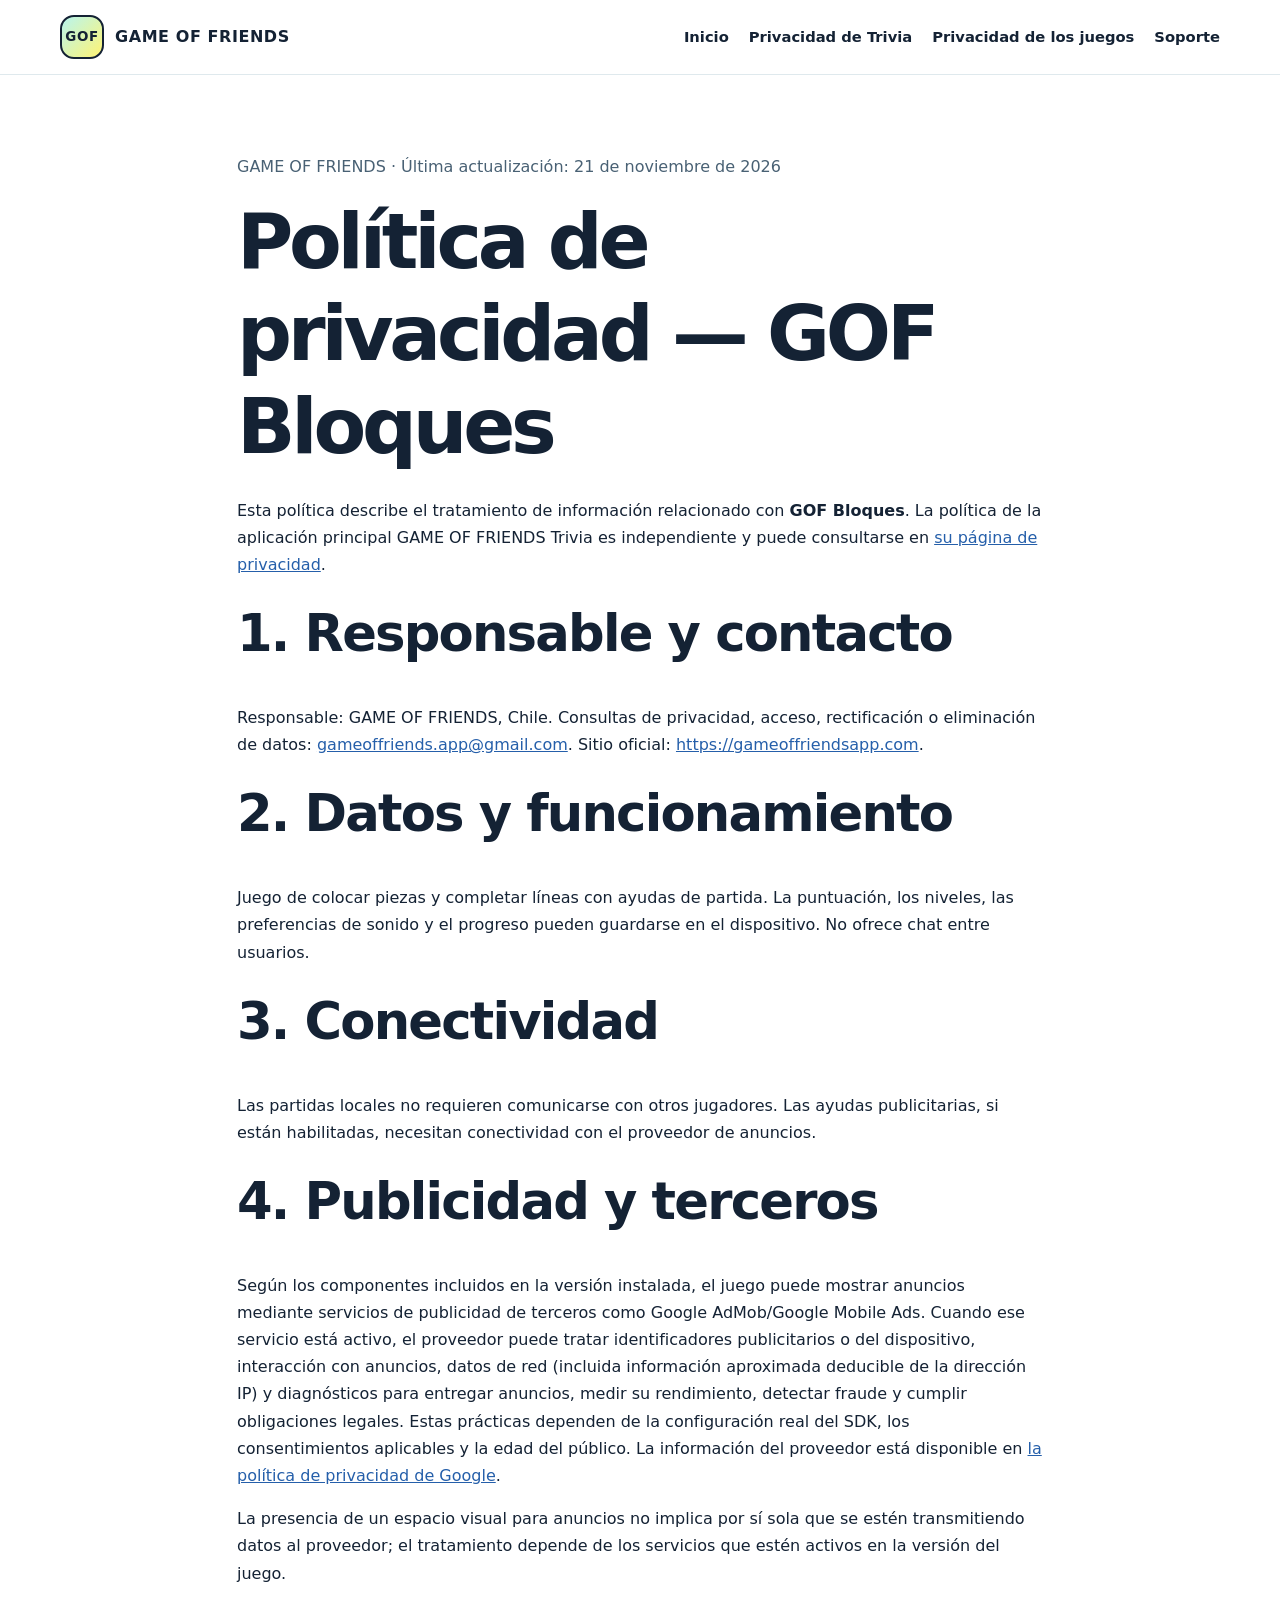
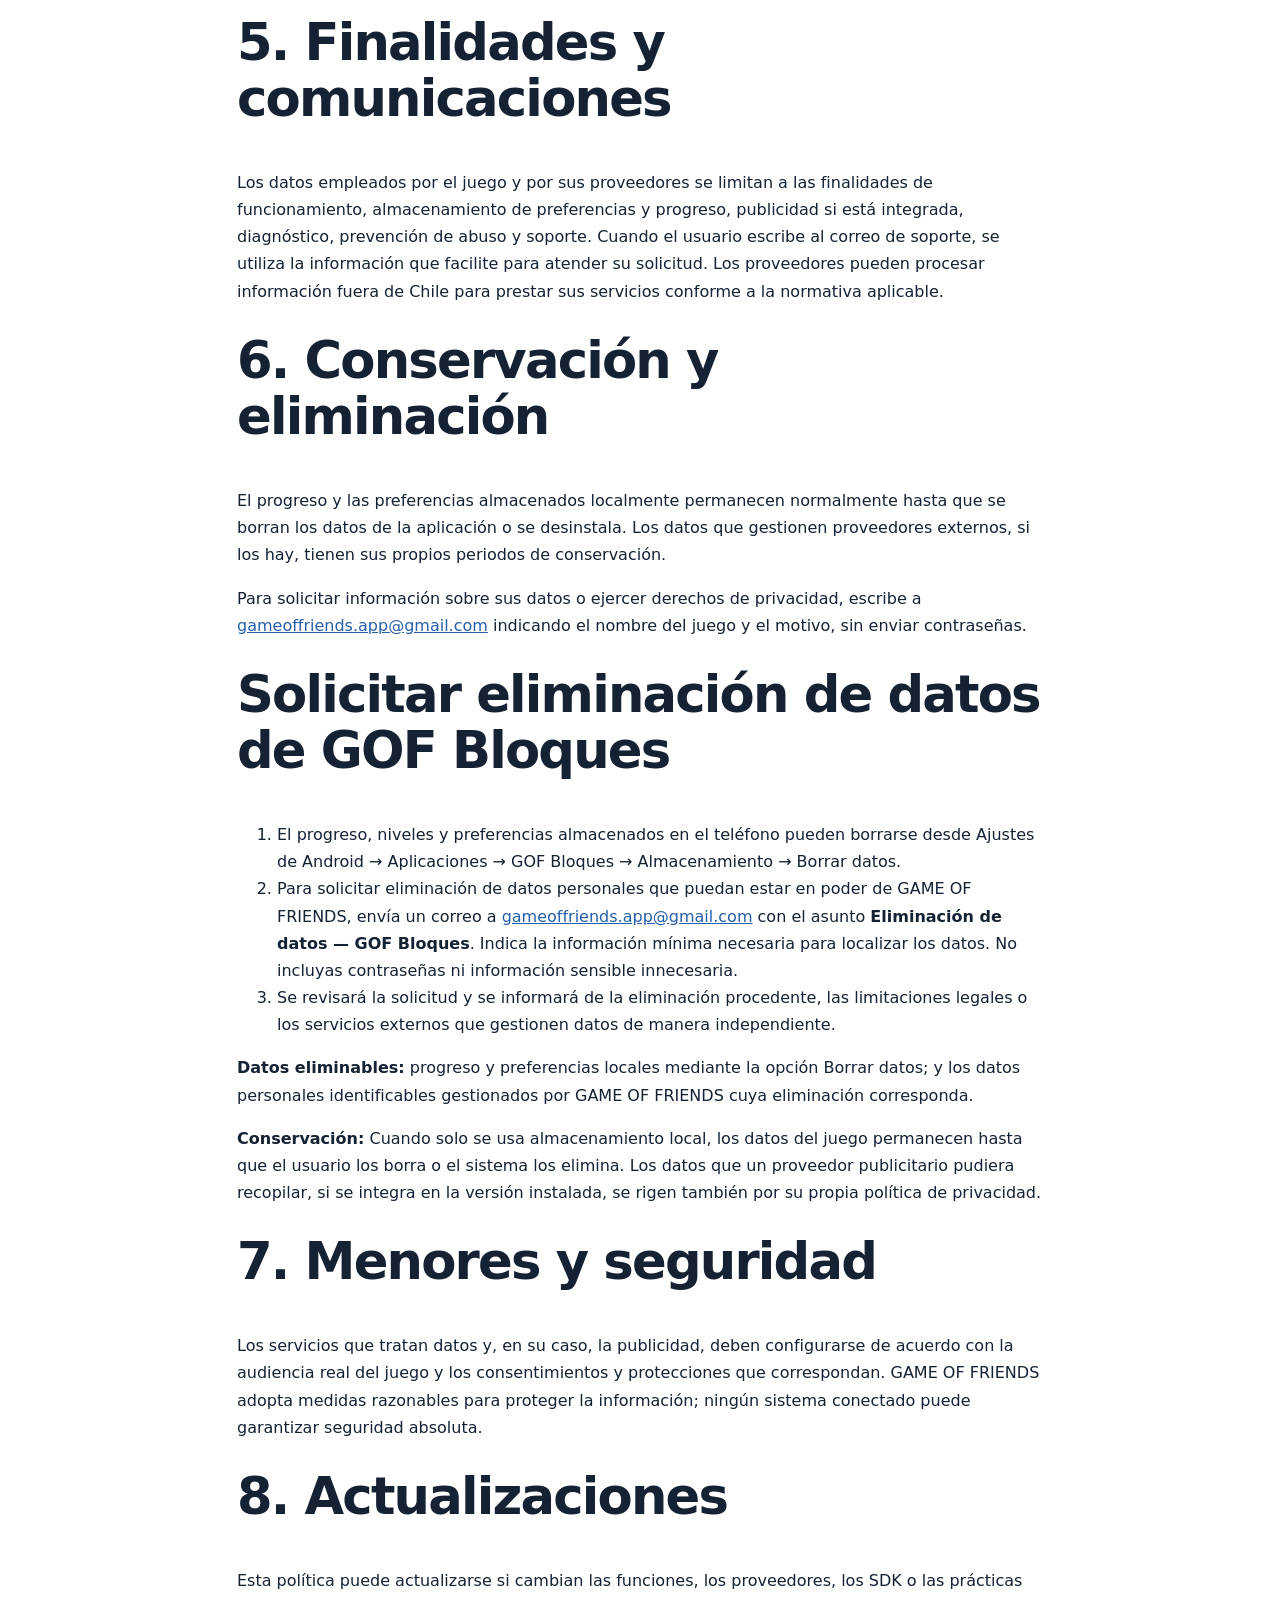
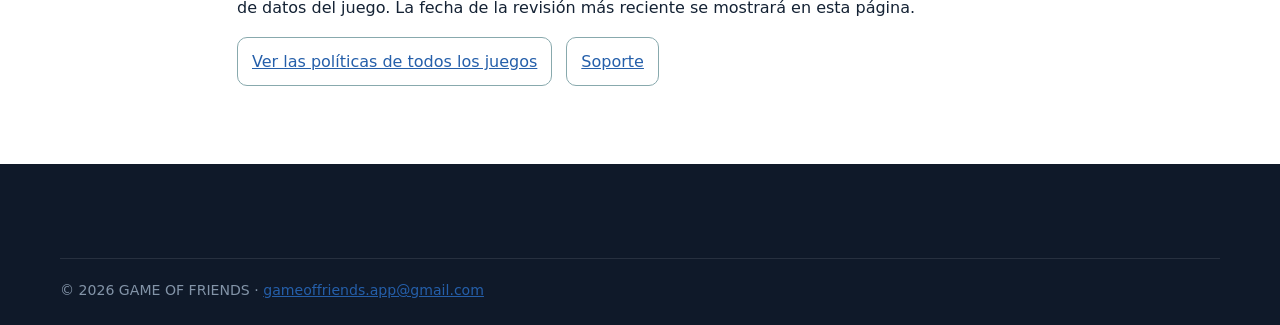
<file: privacidad-juegos/bloques/index.html>
<!doctype html>
<html lang="es">
<head>
<meta charset="utf-8"><meta name="viewport" content="width=device-width, initial-scale=1">
<title>Política de privacidad — GOF Bloques | GAME OF FRIENDS</title>
<meta name="description" content="Cómo GOF Bloques trata los datos de los jugadores y qué servicios externos utiliza.">
<link rel="canonical" href="https://gameoffriendsapp.com/privacidad-juegos/bloques/">
<link rel="icon" type="image/jpeg" href="/assets/logo-game-of-friends.jpg">
<link rel="stylesheet" href="/assets/styles.css">
<style>.gof-policy{max-width:850px;margin:34px auto;padding:28px 22px;line-height:1.7}.gof-policy h1{line-height:1.2}.gof-policy h2{margin-top:27px}.gof-policy a{overflow-wrap:anywhere}.gof-policy .subtle{color:#496174}.gof-policy .actions{display:flex;gap:14px;flex-wrap:wrap}.gof-policy .actions a{padding:10px 14px;border:1px solid #88a9ad;border-radius:10px}</style>
</head>
<body>
<header class="site-header"><div class="container nav-wrap"><a class="brand" href="/"><span class="brand-dot">GOF</span><span>GAME OF FRIENDS</span></a><nav class="nav-links"><a href="/">Inicio</a><a href="/privacidad/">Privacidad de Trivia</a><a href="/privacidad-juegos/">Privacidad de los juegos</a><a href="/soporte/">Soporte</a></nav></div></header>
<main><article class="gof-policy">
<p class="subtle">GAME OF FRIENDS · Última actualización: 21 de noviembre de 2026</p>
<h1>Política de privacidad — GOF Bloques</h1>
<p>Esta política describe el tratamiento de información relacionado con <strong>GOF Bloques</strong>. La política de la aplicación principal GAME OF FRIENDS Trivia es independiente y puede consultarse en <a href="/privacidad/">su página de privacidad</a>.</p>
<h2>1. Responsable y contacto</h2><p>Responsable: GAME OF FRIENDS, Chile. Consultas de privacidad, acceso, rectificación o eliminación de datos: <a href="mailto:gameoffriends.app@gmail.com">gameoffriends.app@gmail.com</a>. Sitio oficial: <a href="https://gameoffriendsapp.com/">https://gameoffriendsapp.com</a>.</p>
<h2>2. Datos y funcionamiento</h2><p>Juego de colocar piezas y completar líneas con ayudas de partida. La puntuación, los niveles, las preferencias de sonido y el progreso pueden guardarse en el dispositivo. No ofrece chat entre usuarios.</p>
<h2>3. Conectividad</h2><p>Las partidas locales no requieren comunicarse con otros jugadores. Las ayudas publicitarias, si están habilitadas, necesitan conectividad con el proveedor de anuncios.</p>
<h2>4. Publicidad y terceros</h2><p>Según los componentes incluidos en la versión instalada, el juego puede mostrar anuncios mediante servicios de publicidad de terceros como Google AdMob/Google Mobile Ads. Cuando ese servicio está activo, el proveedor puede tratar identificadores publicitarios o del dispositivo, interacción con anuncios, datos de red (incluida información aproximada deducible de la dirección IP) y diagnósticos para entregar anuncios, medir su rendimiento, detectar fraude y cumplir obligaciones legales. Estas prácticas dependen de la configuración real del SDK, los consentimientos aplicables y la edad del público. La información del proveedor está disponible en <a href="https://policies.google.com/privacy">la política de privacidad de Google</a>.</p><p>La presencia de un espacio visual para anuncios no implica por sí sola que se estén transmitiendo datos al proveedor; el tratamiento depende de los servicios que estén activos en la versión del juego.</p>
<h2>5. Finalidades y comunicaciones</h2><p>Los datos empleados por el juego y por sus proveedores se limitan a las finalidades de funcionamiento, almacenamiento de preferencias y progreso, publicidad si está integrada, diagnóstico, prevención de abuso y soporte. Cuando el usuario escribe al correo de soporte, se utiliza la información que facilite para atender su solicitud. Los proveedores pueden procesar información fuera de Chile para prestar sus servicios conforme a la normativa aplicable.</p>
<h2>6. Conservación y eliminación</h2><p>El progreso y las preferencias almacenados localmente permanecen normalmente hasta que se borran los datos de la aplicación o se desinstala. Los datos que gestionen proveedores externos, si los hay, tienen sus propios periodos de conservación.</p><p>Para solicitar información sobre sus datos o ejercer derechos de privacidad, escribe a <a href="mailto:gameoffriends.app@gmail.com">gameoffriends.app@gmail.com</a> indicando el nombre del juego y el motivo, sin enviar contraseñas.</p>
<h2 id="eliminar-datos">Solicitar eliminación de datos de GOF Bloques</h2><ol><li>El progreso, niveles y preferencias almacenados en el teléfono pueden borrarse desde Ajustes de Android → Aplicaciones → GOF Bloques → Almacenamiento → Borrar datos.</li><li>Para solicitar eliminación de datos personales que puedan estar en poder de GAME OF FRIENDS, envía un correo a <a href="mailto:gameoffriends.app@gmail.com">gameoffriends.app@gmail.com</a> con el asunto <strong>Eliminación de datos — GOF Bloques</strong>. Indica la información mínima necesaria para localizar los datos. No incluyas contraseñas ni información sensible innecesaria.</li><li>Se revisará la solicitud y se informará de la eliminación procedente, las limitaciones legales o los servicios externos que gestionen datos de manera independiente.</li></ol><p><strong>Datos eliminables:</strong> progreso y preferencias locales mediante la opción Borrar datos; y los datos personales identificables gestionados por GAME OF FRIENDS cuya eliminación corresponda.</p><p><strong>Conservación:</strong> Cuando solo se usa almacenamiento local, los datos del juego permanecen hasta que el usuario los borra o el sistema los elimina. Los datos que un proveedor publicitario pudiera recopilar, si se integra en la versión instalada, se rigen también por su propia política de privacidad.</p><h2>7. Menores y seguridad</h2><p>Los servicios que tratan datos y, en su caso, la publicidad, deben configurarse de acuerdo con la audiencia real del juego y los consentimientos y protecciones que correspondan. GAME OF FRIENDS adopta medidas razonables para proteger la información; ningún sistema conectado puede garantizar seguridad absoluta.</p>
<h2>8. Actualizaciones</h2><p>Esta política puede actualizarse si cambian las funciones, los proveedores, los SDK o las prácticas de datos del juego. La fecha de la revisión más reciente se mostrará en esta página.</p>
<p class="actions"><a href="/privacidad-juegos/">Ver las políticas de todos los juegos</a><a href="/soporte/">Soporte</a></p>
</article></main>
<footer class="site-footer"><div class="container footer-bottom">© 2026 GAME OF FRIENDS · <a href="mailto:gameoffriends.app@gmail.com">gameoffriends.app@gmail.com</a></div></footer>
</body></html>
</file>
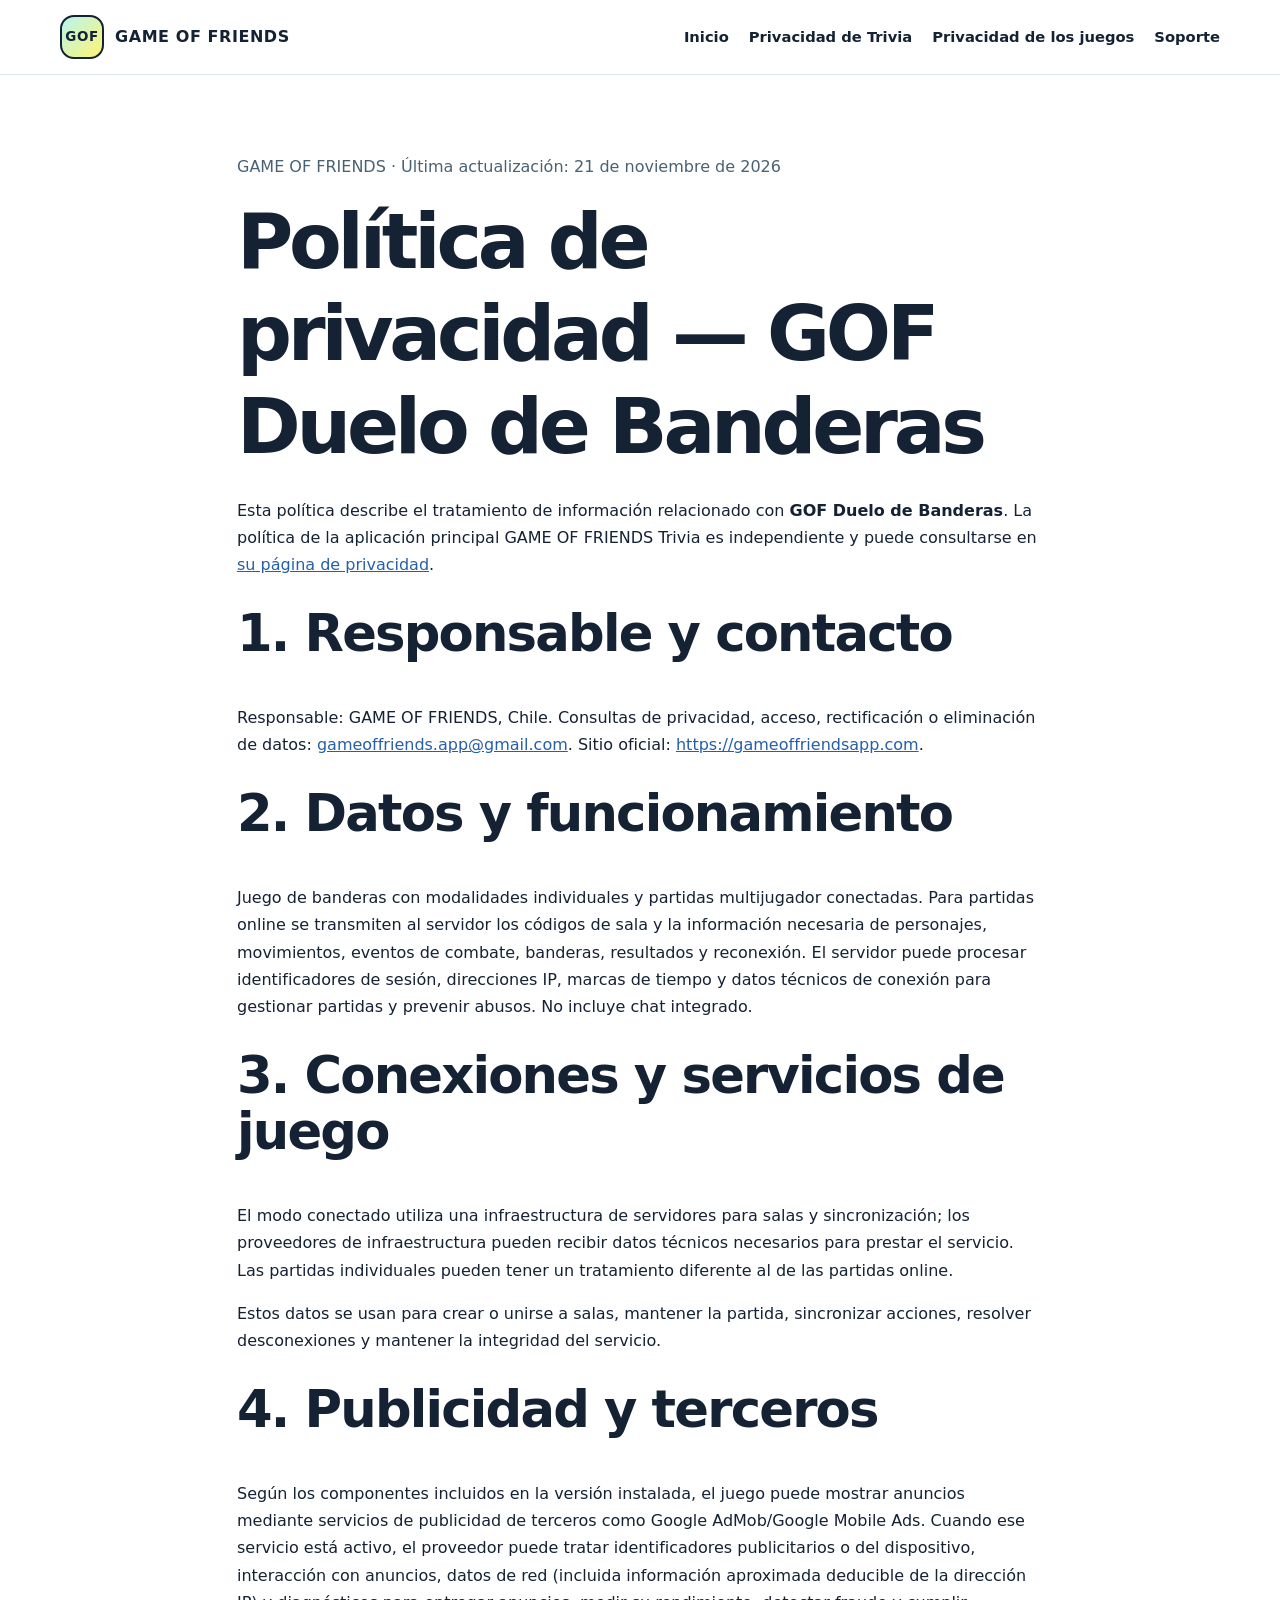
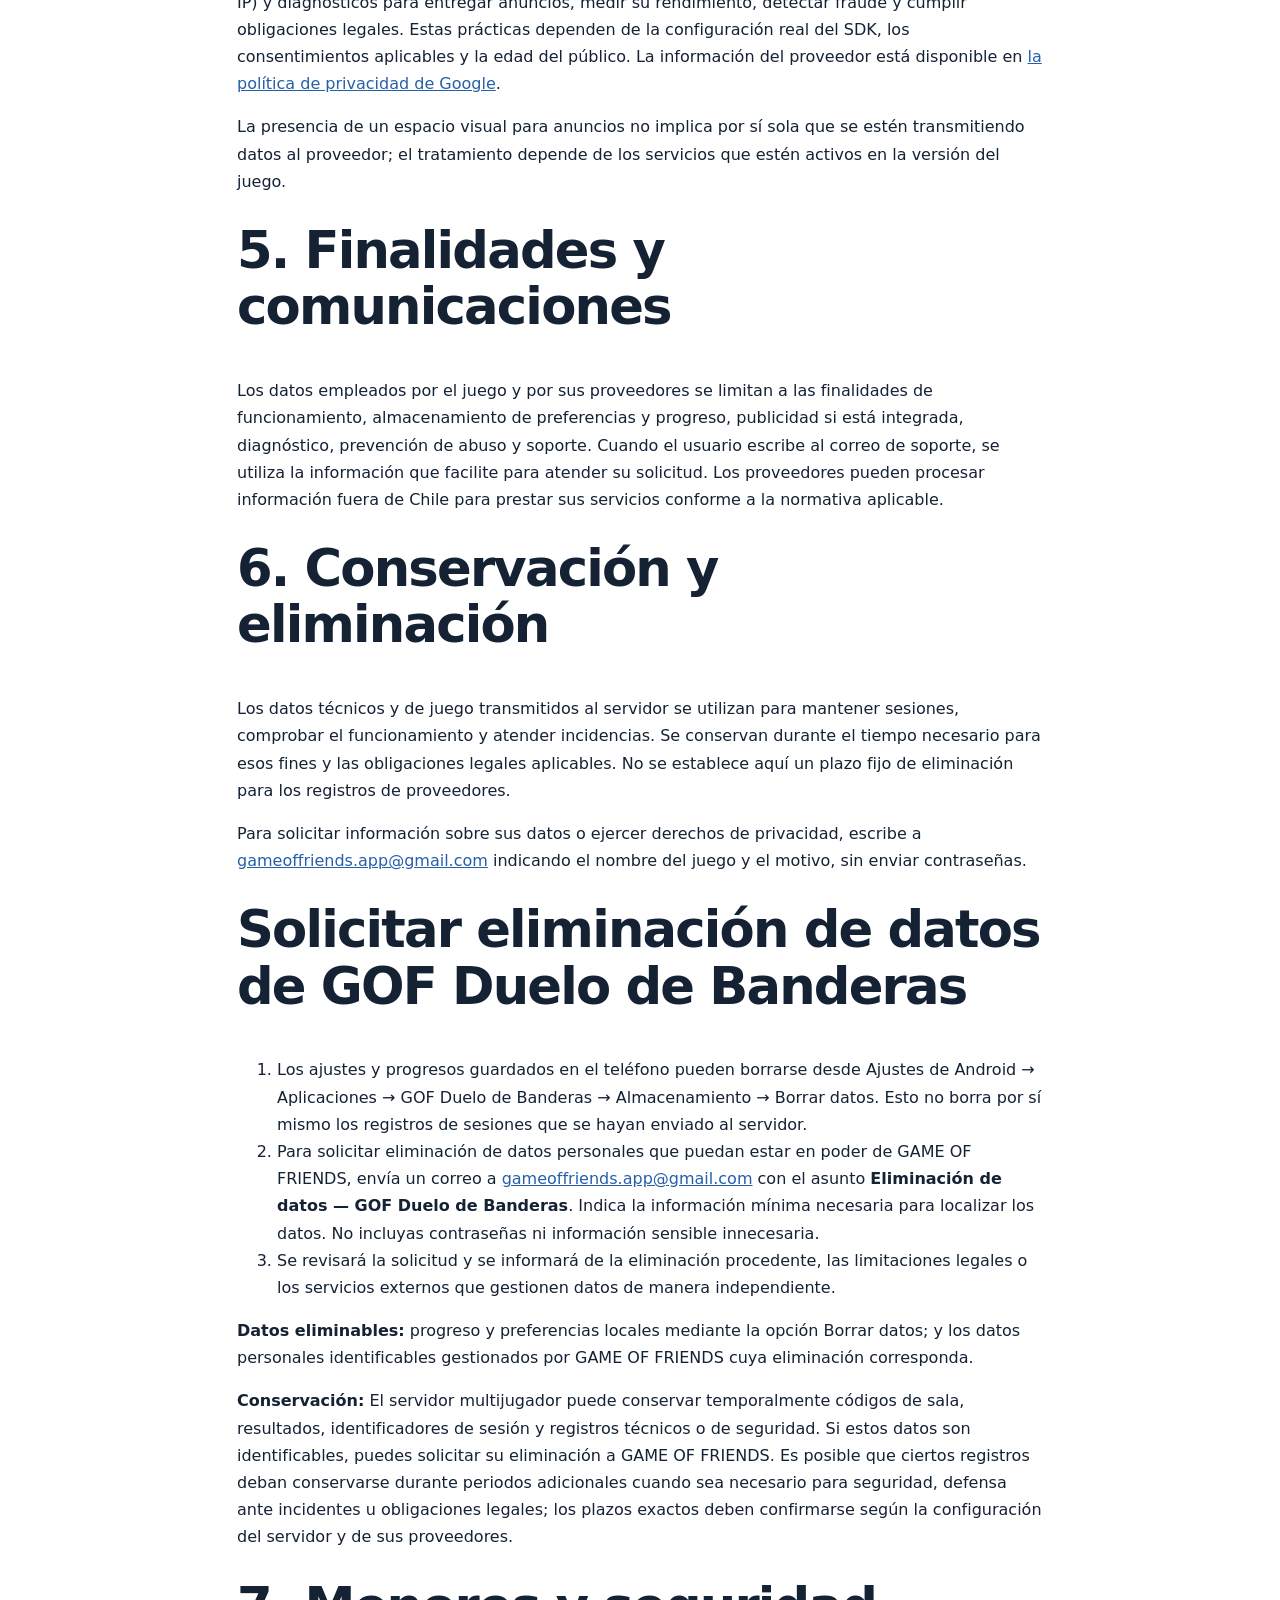
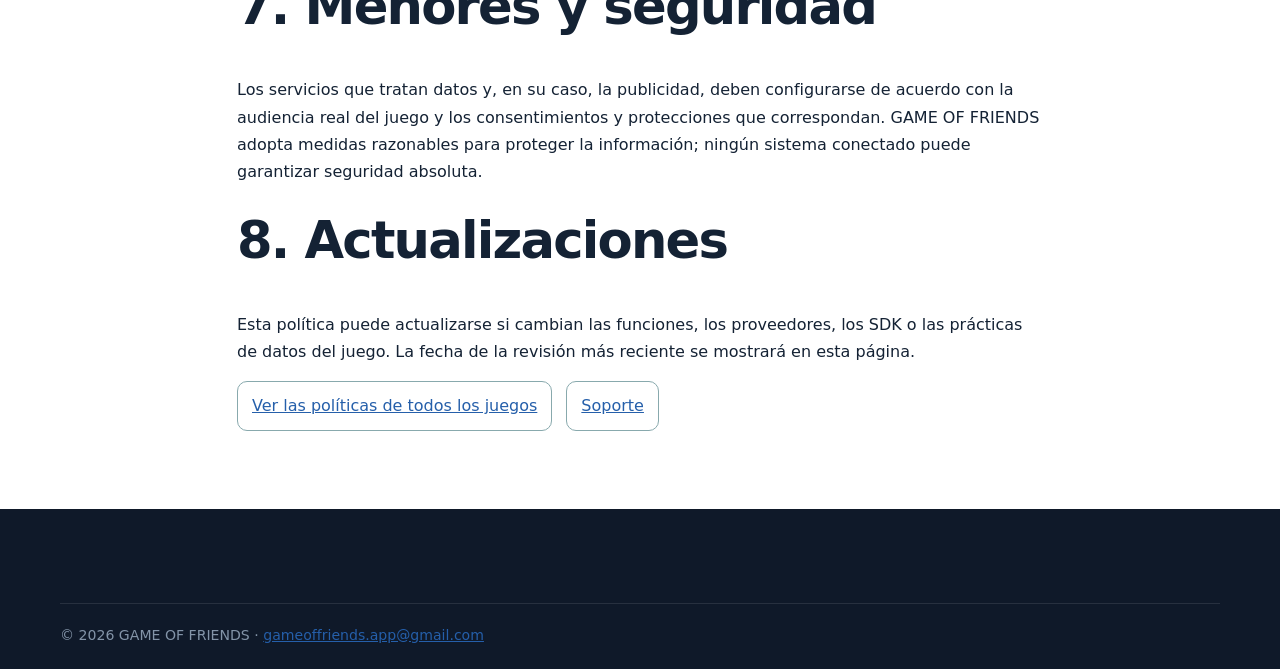
<file: privacidad-juegos/duelo-de-banderas/index.html>
<!doctype html>
<html lang="es">
<head>
<meta charset="utf-8"><meta name="viewport" content="width=device-width, initial-scale=1">
<title>Política de privacidad — GOF Duelo de Banderas | GAME OF FRIENDS</title>
<meta name="description" content="Cómo GOF Duelo de Banderas trata los datos de los jugadores y qué servicios externos utiliza.">
<link rel="canonical" href="https://gameoffriendsapp.com/privacidad-juegos/duelo-de-banderas/">
<link rel="icon" type="image/jpeg" href="/assets/logo-game-of-friends.jpg">
<link rel="stylesheet" href="/assets/styles.css">
<style>.gof-policy{max-width:850px;margin:34px auto;padding:28px 22px;line-height:1.7}.gof-policy h1{line-height:1.2}.gof-policy h2{margin-top:27px}.gof-policy a{overflow-wrap:anywhere}.gof-policy .subtle{color:#496174}.gof-policy .actions{display:flex;gap:14px;flex-wrap:wrap}.gof-policy .actions a{padding:10px 14px;border:1px solid #88a9ad;border-radius:10px}</style>
</head>
<body>
<header class="site-header"><div class="container nav-wrap"><a class="brand" href="/"><span class="brand-dot">GOF</span><span>GAME OF FRIENDS</span></a><nav class="nav-links"><a href="/">Inicio</a><a href="/privacidad/">Privacidad de Trivia</a><a href="/privacidad-juegos/">Privacidad de los juegos</a><a href="/soporte/">Soporte</a></nav></div></header>
<main><article class="gof-policy">
<p class="subtle">GAME OF FRIENDS · Última actualización: 21 de noviembre de 2026</p>
<h1>Política de privacidad — GOF Duelo de Banderas</h1>
<p>Esta política describe el tratamiento de información relacionado con <strong>GOF Duelo de Banderas</strong>. La política de la aplicación principal GAME OF FRIENDS Trivia es independiente y puede consultarse en <a href="/privacidad/">su página de privacidad</a>.</p>
<h2>1. Responsable y contacto</h2><p>Responsable: GAME OF FRIENDS, Chile. Consultas de privacidad, acceso, rectificación o eliminación de datos: <a href="mailto:gameoffriends.app@gmail.com">gameoffriends.app@gmail.com</a>. Sitio oficial: <a href="https://gameoffriendsapp.com/">https://gameoffriendsapp.com</a>.</p>
<h2>2. Datos y funcionamiento</h2><p>Juego de banderas con modalidades individuales y partidas multijugador conectadas. Para partidas online se transmiten al servidor los códigos de sala y la información necesaria de personajes, movimientos, eventos de combate, banderas, resultados y reconexión. El servidor puede procesar identificadores de sesión, direcciones IP, marcas de tiempo y datos técnicos de conexión para gestionar partidas y prevenir abusos. No incluye chat integrado.</p>
<h2>3. Conexiones y servicios de juego</h2><p>El modo conectado utiliza una infraestructura de servidores para salas y sincronización; los proveedores de infraestructura pueden recibir datos técnicos necesarios para prestar el servicio. Las partidas individuales pueden tener un tratamiento diferente al de las partidas online.</p><p>Estos datos se usan para crear o unirse a salas, mantener la partida, sincronizar acciones, resolver desconexiones y mantener la integridad del servicio.</p>
<h2>4. Publicidad y terceros</h2><p>Según los componentes incluidos en la versión instalada, el juego puede mostrar anuncios mediante servicios de publicidad de terceros como Google AdMob/Google Mobile Ads. Cuando ese servicio está activo, el proveedor puede tratar identificadores publicitarios o del dispositivo, interacción con anuncios, datos de red (incluida información aproximada deducible de la dirección IP) y diagnósticos para entregar anuncios, medir su rendimiento, detectar fraude y cumplir obligaciones legales. Estas prácticas dependen de la configuración real del SDK, los consentimientos aplicables y la edad del público. La información del proveedor está disponible en <a href="https://policies.google.com/privacy">la política de privacidad de Google</a>.</p><p>La presencia de un espacio visual para anuncios no implica por sí sola que se estén transmitiendo datos al proveedor; el tratamiento depende de los servicios que estén activos en la versión del juego.</p>
<h2>5. Finalidades y comunicaciones</h2><p>Los datos empleados por el juego y por sus proveedores se limitan a las finalidades de funcionamiento, almacenamiento de preferencias y progreso, publicidad si está integrada, diagnóstico, prevención de abuso y soporte. Cuando el usuario escribe al correo de soporte, se utiliza la información que facilite para atender su solicitud. Los proveedores pueden procesar información fuera de Chile para prestar sus servicios conforme a la normativa aplicable.</p>
<h2>6. Conservación y eliminación</h2><p>Los datos técnicos y de juego transmitidos al servidor se utilizan para mantener sesiones, comprobar el funcionamiento y atender incidencias. Se conservan durante el tiempo necesario para esos fines y las obligaciones legales aplicables. No se establece aquí un plazo fijo de eliminación para los registros de proveedores.</p><p>Para solicitar información sobre sus datos o ejercer derechos de privacidad, escribe a <a href="mailto:gameoffriends.app@gmail.com">gameoffriends.app@gmail.com</a> indicando el nombre del juego y el motivo, sin enviar contraseñas.</p>
<h2 id="eliminar-datos">Solicitar eliminación de datos de GOF Duelo de Banderas</h2><ol><li>Los ajustes y progresos guardados en el teléfono pueden borrarse desde Ajustes de Android → Aplicaciones → GOF Duelo de Banderas → Almacenamiento → Borrar datos. Esto no borra por sí mismo los registros de sesiones que se hayan enviado al servidor.</li><li>Para solicitar eliminación de datos personales que puedan estar en poder de GAME OF FRIENDS, envía un correo a <a href="mailto:gameoffriends.app@gmail.com">gameoffriends.app@gmail.com</a> con el asunto <strong>Eliminación de datos — GOF Duelo de Banderas</strong>. Indica la información mínima necesaria para localizar los datos. No incluyas contraseñas ni información sensible innecesaria.</li><li>Se revisará la solicitud y se informará de la eliminación procedente, las limitaciones legales o los servicios externos que gestionen datos de manera independiente.</li></ol><p><strong>Datos eliminables:</strong> progreso y preferencias locales mediante la opción Borrar datos; y los datos personales identificables gestionados por GAME OF FRIENDS cuya eliminación corresponda.</p><p><strong>Conservación:</strong> El servidor multijugador puede conservar temporalmente códigos de sala, resultados, identificadores de sesión y registros técnicos o de seguridad. Si estos datos son identificables, puedes solicitar su eliminación a GAME OF FRIENDS. Es posible que ciertos registros deban conservarse durante periodos adicionales cuando sea necesario para seguridad, defensa ante incidentes u obligaciones legales; los plazos exactos deben confirmarse según la configuración del servidor y de sus proveedores.</p><h2>7. Menores y seguridad</h2><p>Los servicios que tratan datos y, en su caso, la publicidad, deben configurarse de acuerdo con la audiencia real del juego y los consentimientos y protecciones que correspondan. GAME OF FRIENDS adopta medidas razonables para proteger la información; ningún sistema conectado puede garantizar seguridad absoluta.</p>
<h2>8. Actualizaciones</h2><p>Esta política puede actualizarse si cambian las funciones, los proveedores, los SDK o las prácticas de datos del juego. La fecha de la revisión más reciente se mostrará en esta página.</p>
<p class="actions"><a href="/privacidad-juegos/">Ver las políticas de todos los juegos</a><a href="/soporte/">Soporte</a></p>
</article></main>
<footer class="site-footer"><div class="container footer-bottom">© 2026 GAME OF FRIENDS · <a href="mailto:gameoffriends.app@gmail.com">gameoffriends.app@gmail.com</a></div></footer>
</body></html>
</file>
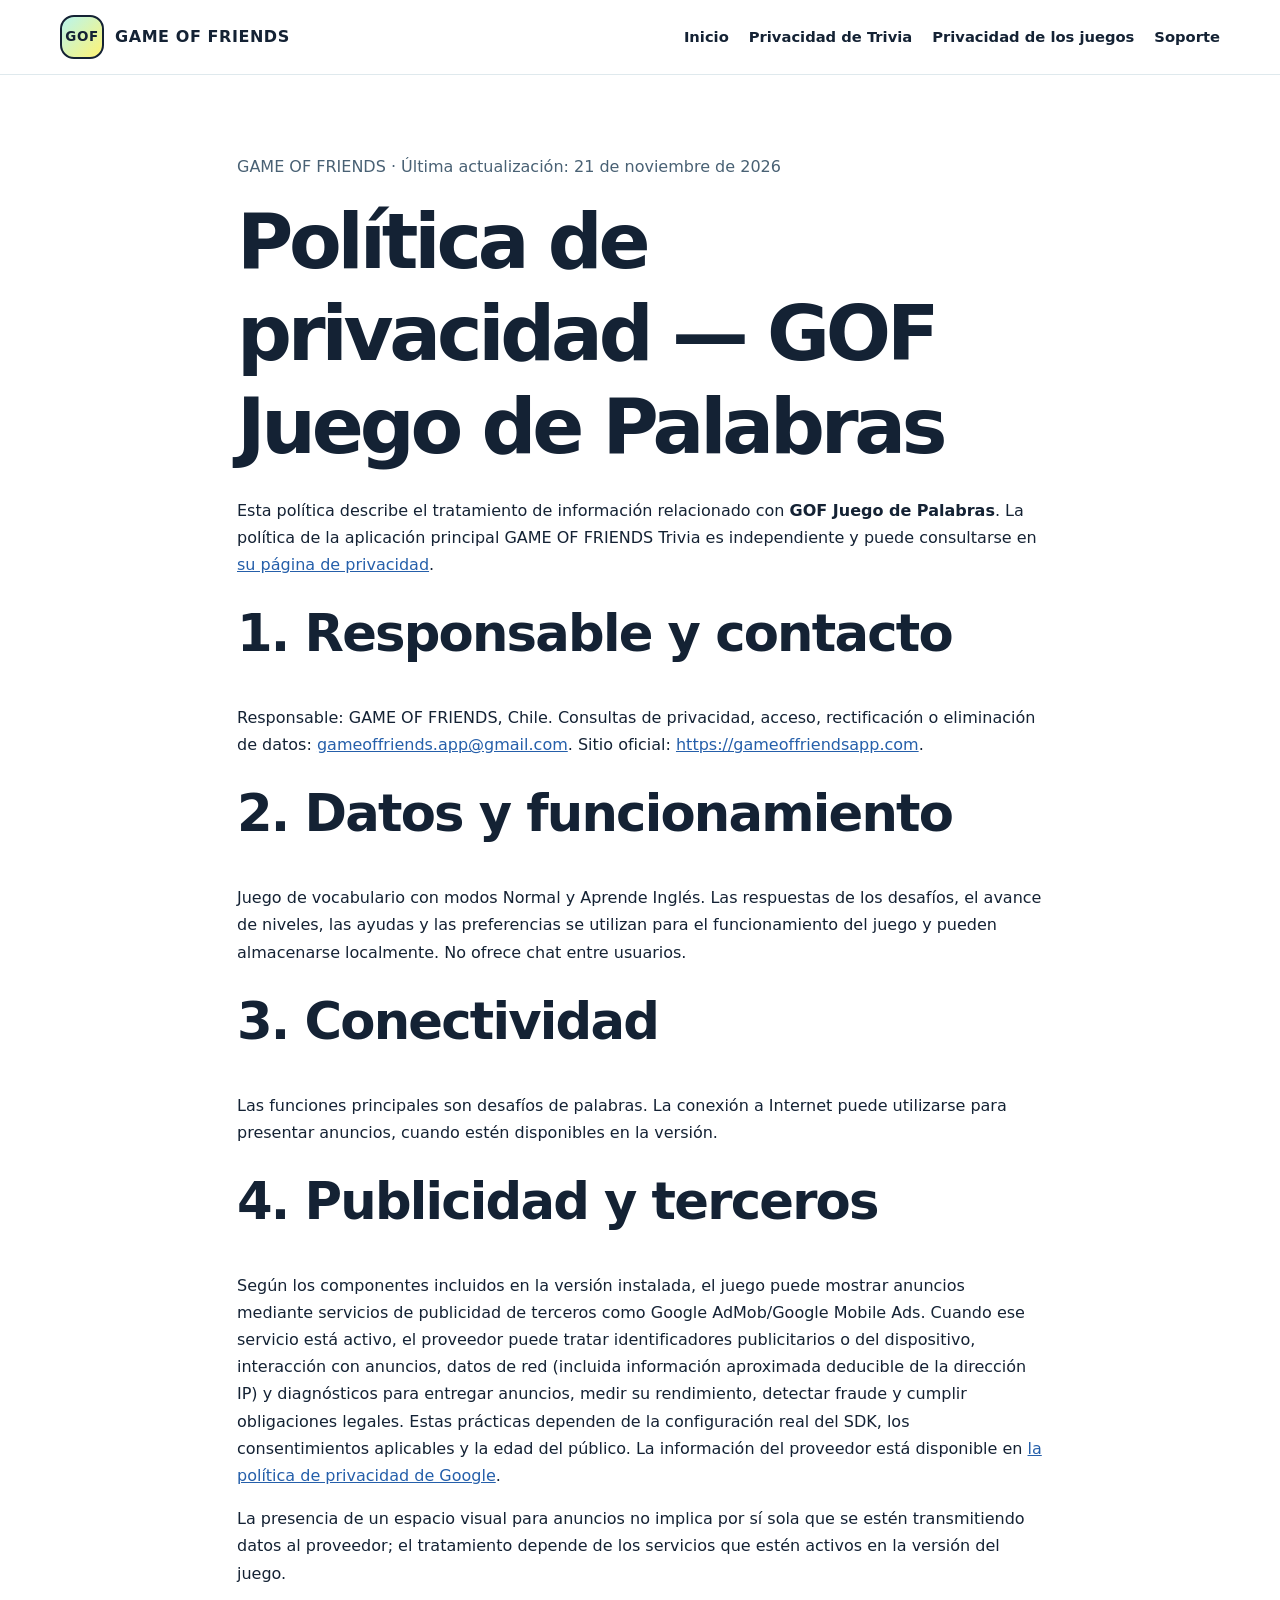
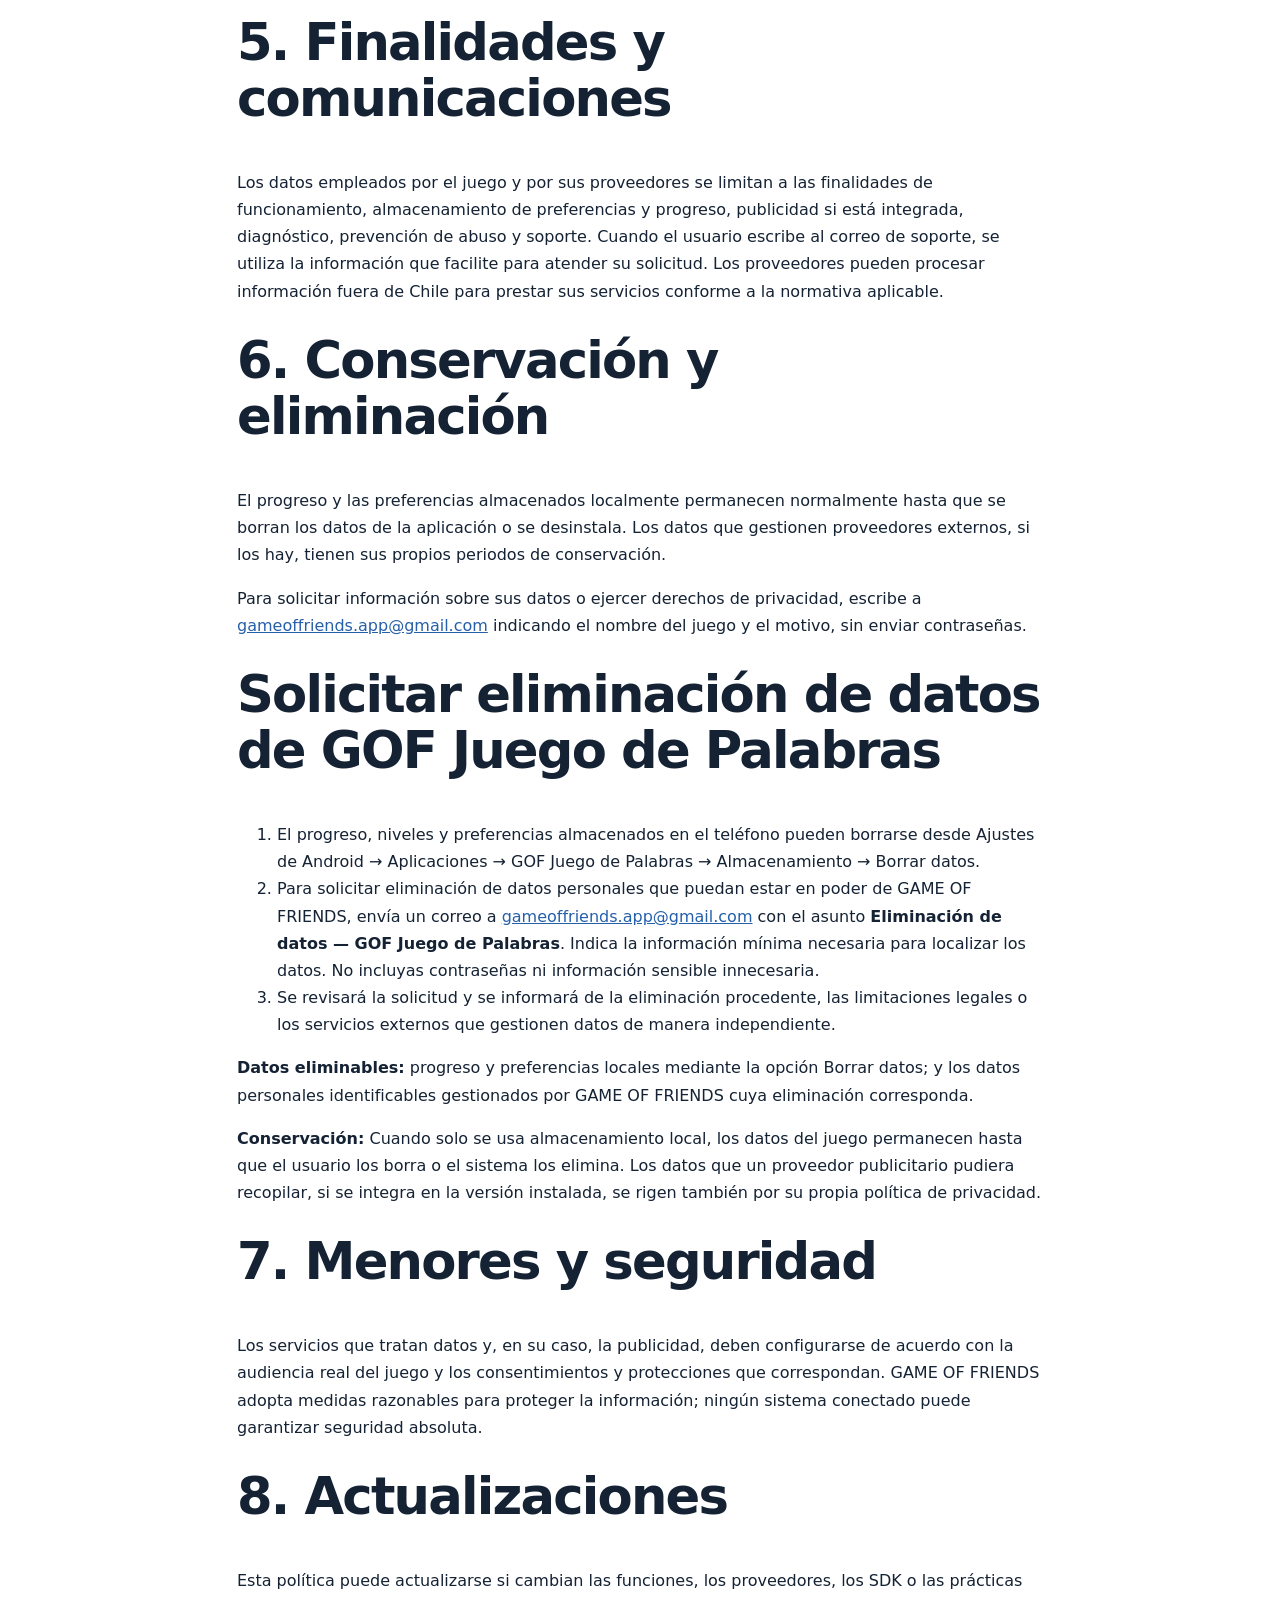
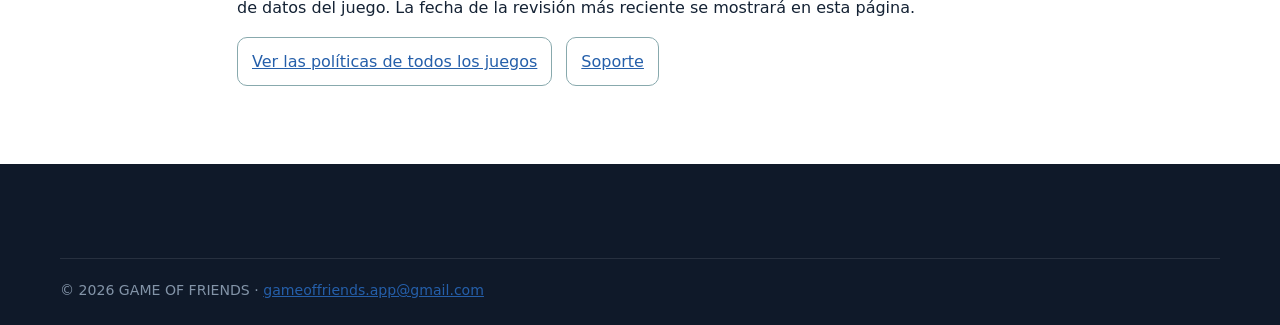
<file: privacidad-juegos/palabras/index.html>
<!doctype html>
<html lang="es">
<head>
<meta charset="utf-8"><meta name="viewport" content="width=device-width, initial-scale=1">
<title>Política de privacidad — GOF Juego de Palabras | GAME OF FRIENDS</title>
<meta name="description" content="Cómo GOF Juego de Palabras trata los datos de los jugadores y qué servicios externos utiliza.">
<link rel="canonical" href="https://gameoffriendsapp.com/privacidad-juegos/palabras/">
<link rel="icon" type="image/jpeg" href="/assets/logo-game-of-friends.jpg">
<link rel="stylesheet" href="/assets/styles.css">
<style>.gof-policy{max-width:850px;margin:34px auto;padding:28px 22px;line-height:1.7}.gof-policy h1{line-height:1.2}.gof-policy h2{margin-top:27px}.gof-policy a{overflow-wrap:anywhere}.gof-policy .subtle{color:#496174}.gof-policy .actions{display:flex;gap:14px;flex-wrap:wrap}.gof-policy .actions a{padding:10px 14px;border:1px solid #88a9ad;border-radius:10px}</style>
</head>
<body>
<header class="site-header"><div class="container nav-wrap"><a class="brand" href="/"><span class="brand-dot">GOF</span><span>GAME OF FRIENDS</span></a><nav class="nav-links"><a href="/">Inicio</a><a href="/privacidad/">Privacidad de Trivia</a><a href="/privacidad-juegos/">Privacidad de los juegos</a><a href="/soporte/">Soporte</a></nav></div></header>
<main><article class="gof-policy">
<p class="subtle">GAME OF FRIENDS · Última actualización: 21 de noviembre de 2026</p>
<h1>Política de privacidad — GOF Juego de Palabras</h1>
<p>Esta política describe el tratamiento de información relacionado con <strong>GOF Juego de Palabras</strong>. La política de la aplicación principal GAME OF FRIENDS Trivia es independiente y puede consultarse en <a href="/privacidad/">su página de privacidad</a>.</p>
<h2>1. Responsable y contacto</h2><p>Responsable: GAME OF FRIENDS, Chile. Consultas de privacidad, acceso, rectificación o eliminación de datos: <a href="mailto:gameoffriends.app@gmail.com">gameoffriends.app@gmail.com</a>. Sitio oficial: <a href="https://gameoffriendsapp.com/">https://gameoffriendsapp.com</a>.</p>
<h2>2. Datos y funcionamiento</h2><p>Juego de vocabulario con modos Normal y Aprende Inglés. Las respuestas de los desafíos, el avance de niveles, las ayudas y las preferencias se utilizan para el funcionamiento del juego y pueden almacenarse localmente. No ofrece chat entre usuarios.</p>
<h2>3. Conectividad</h2><p>Las funciones principales son desafíos de palabras. La conexión a Internet puede utilizarse para presentar anuncios, cuando estén disponibles en la versión.</p>
<h2>4. Publicidad y terceros</h2><p>Según los componentes incluidos en la versión instalada, el juego puede mostrar anuncios mediante servicios de publicidad de terceros como Google AdMob/Google Mobile Ads. Cuando ese servicio está activo, el proveedor puede tratar identificadores publicitarios o del dispositivo, interacción con anuncios, datos de red (incluida información aproximada deducible de la dirección IP) y diagnósticos para entregar anuncios, medir su rendimiento, detectar fraude y cumplir obligaciones legales. Estas prácticas dependen de la configuración real del SDK, los consentimientos aplicables y la edad del público. La información del proveedor está disponible en <a href="https://policies.google.com/privacy">la política de privacidad de Google</a>.</p><p>La presencia de un espacio visual para anuncios no implica por sí sola que se estén transmitiendo datos al proveedor; el tratamiento depende de los servicios que estén activos en la versión del juego.</p>
<h2>5. Finalidades y comunicaciones</h2><p>Los datos empleados por el juego y por sus proveedores se limitan a las finalidades de funcionamiento, almacenamiento de preferencias y progreso, publicidad si está integrada, diagnóstico, prevención de abuso y soporte. Cuando el usuario escribe al correo de soporte, se utiliza la información que facilite para atender su solicitud. Los proveedores pueden procesar información fuera de Chile para prestar sus servicios conforme a la normativa aplicable.</p>
<h2>6. Conservación y eliminación</h2><p>El progreso y las preferencias almacenados localmente permanecen normalmente hasta que se borran los datos de la aplicación o se desinstala. Los datos que gestionen proveedores externos, si los hay, tienen sus propios periodos de conservación.</p><p>Para solicitar información sobre sus datos o ejercer derechos de privacidad, escribe a <a href="mailto:gameoffriends.app@gmail.com">gameoffriends.app@gmail.com</a> indicando el nombre del juego y el motivo, sin enviar contraseñas.</p>
<h2 id="eliminar-datos">Solicitar eliminación de datos de GOF Juego de Palabras</h2><ol><li>El progreso, niveles y preferencias almacenados en el teléfono pueden borrarse desde Ajustes de Android → Aplicaciones → GOF Juego de Palabras → Almacenamiento → Borrar datos.</li><li>Para solicitar eliminación de datos personales que puedan estar en poder de GAME OF FRIENDS, envía un correo a <a href="mailto:gameoffriends.app@gmail.com">gameoffriends.app@gmail.com</a> con el asunto <strong>Eliminación de datos — GOF Juego de Palabras</strong>. Indica la información mínima necesaria para localizar los datos. No incluyas contraseñas ni información sensible innecesaria.</li><li>Se revisará la solicitud y se informará de la eliminación procedente, las limitaciones legales o los servicios externos que gestionen datos de manera independiente.</li></ol><p><strong>Datos eliminables:</strong> progreso y preferencias locales mediante la opción Borrar datos; y los datos personales identificables gestionados por GAME OF FRIENDS cuya eliminación corresponda.</p><p><strong>Conservación:</strong> Cuando solo se usa almacenamiento local, los datos del juego permanecen hasta que el usuario los borra o el sistema los elimina. Los datos que un proveedor publicitario pudiera recopilar, si se integra en la versión instalada, se rigen también por su propia política de privacidad.</p><h2>7. Menores y seguridad</h2><p>Los servicios que tratan datos y, en su caso, la publicidad, deben configurarse de acuerdo con la audiencia real del juego y los consentimientos y protecciones que correspondan. GAME OF FRIENDS adopta medidas razonables para proteger la información; ningún sistema conectado puede garantizar seguridad absoluta.</p>
<h2>8. Actualizaciones</h2><p>Esta política puede actualizarse si cambian las funciones, los proveedores, los SDK o las prácticas de datos del juego. La fecha de la revisión más reciente se mostrará en esta página.</p>
<p class="actions"><a href="/privacidad-juegos/">Ver las políticas de todos los juegos</a><a href="/soporte/">Soporte</a></p>
</article></main>
<footer class="site-footer"><div class="container footer-bottom">© 2026 GAME OF FRIENDS · <a href="mailto:gameoffriends.app@gmail.com">gameoffriends.app@gmail.com</a></div></footer>
</body></html>
</file>
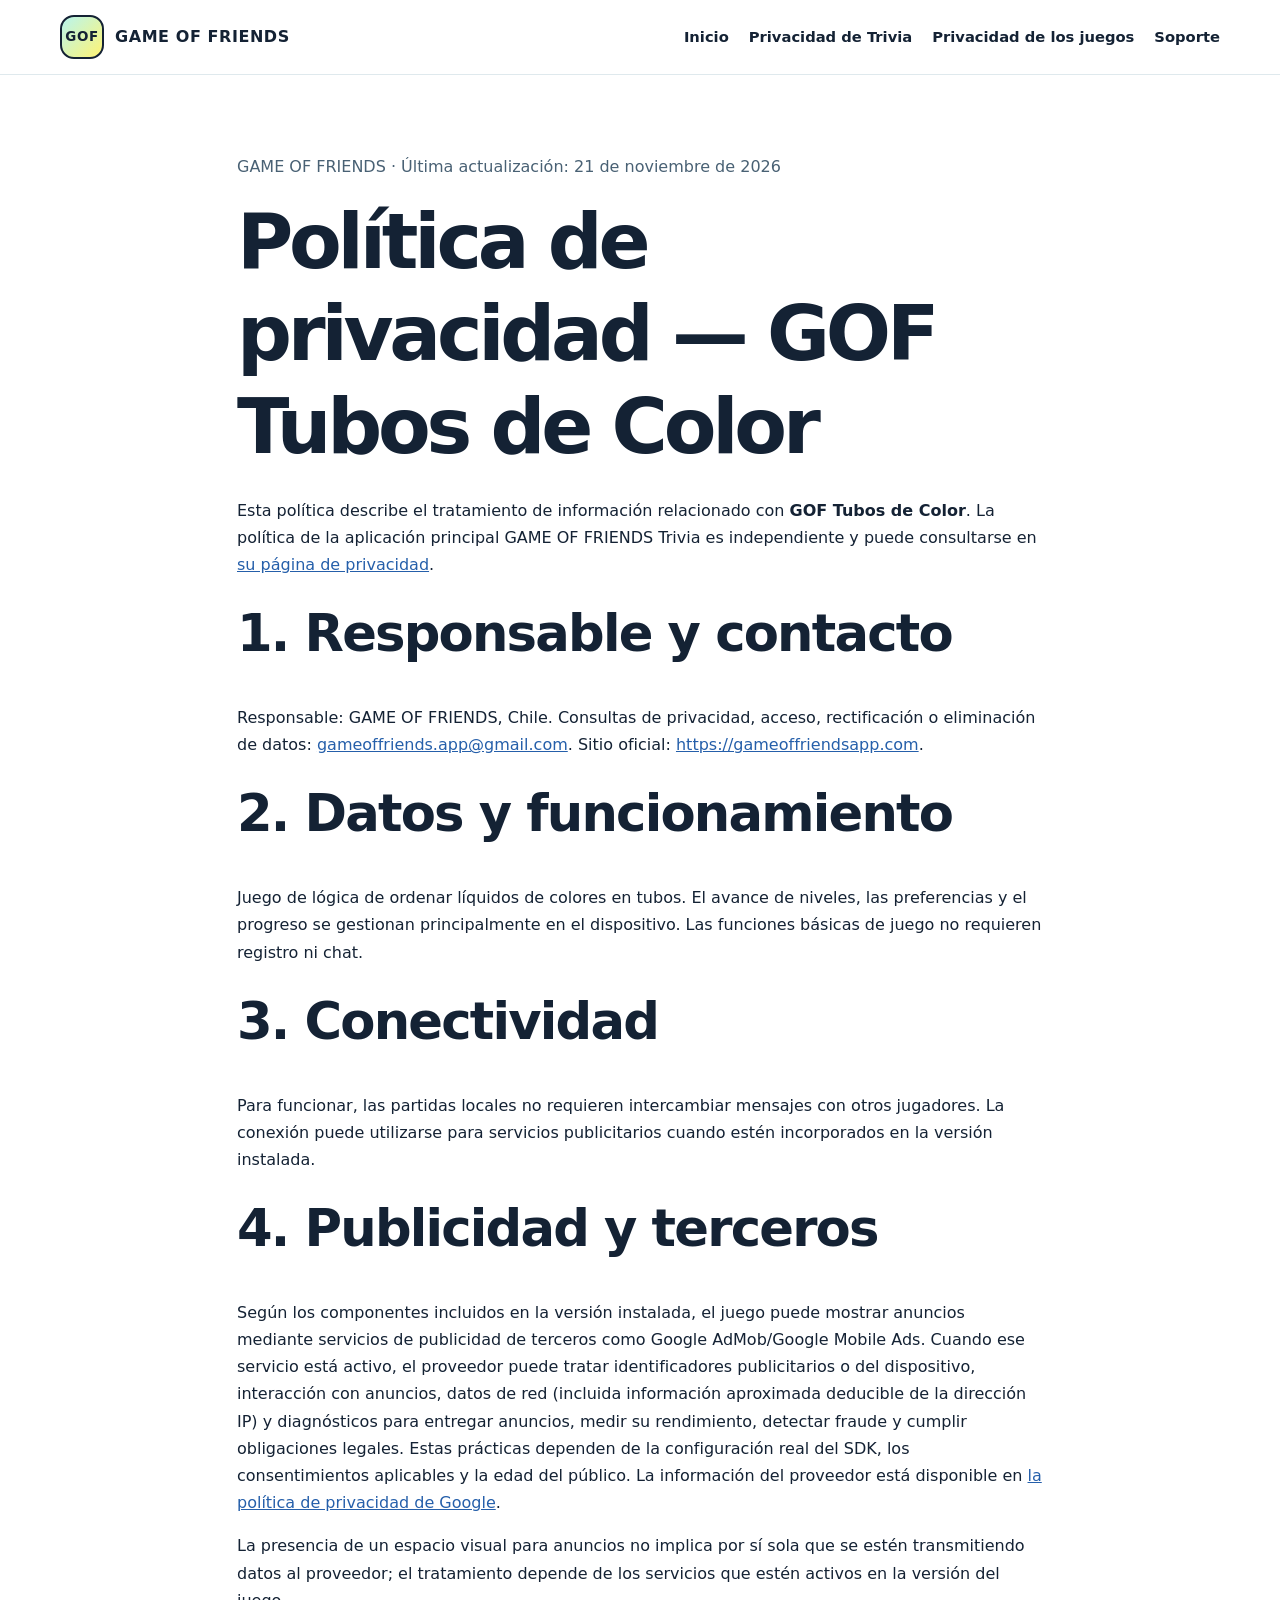
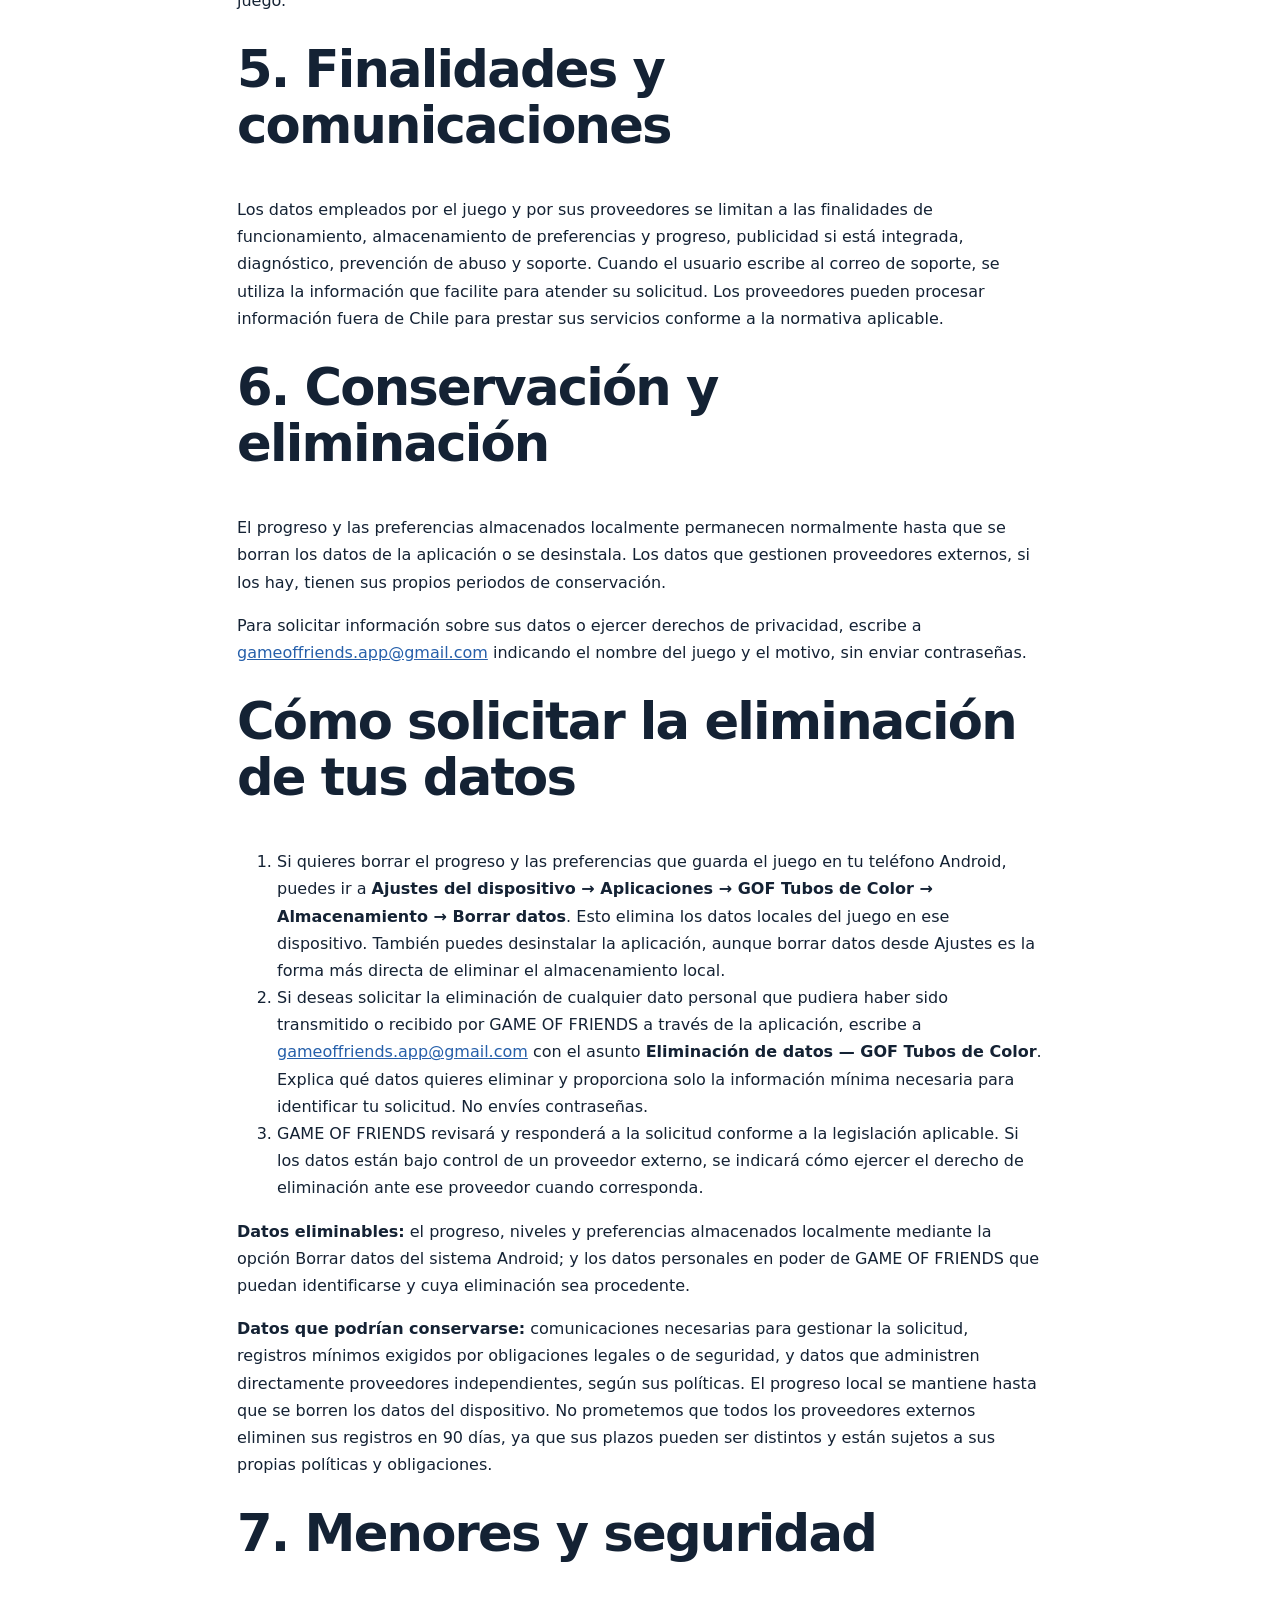
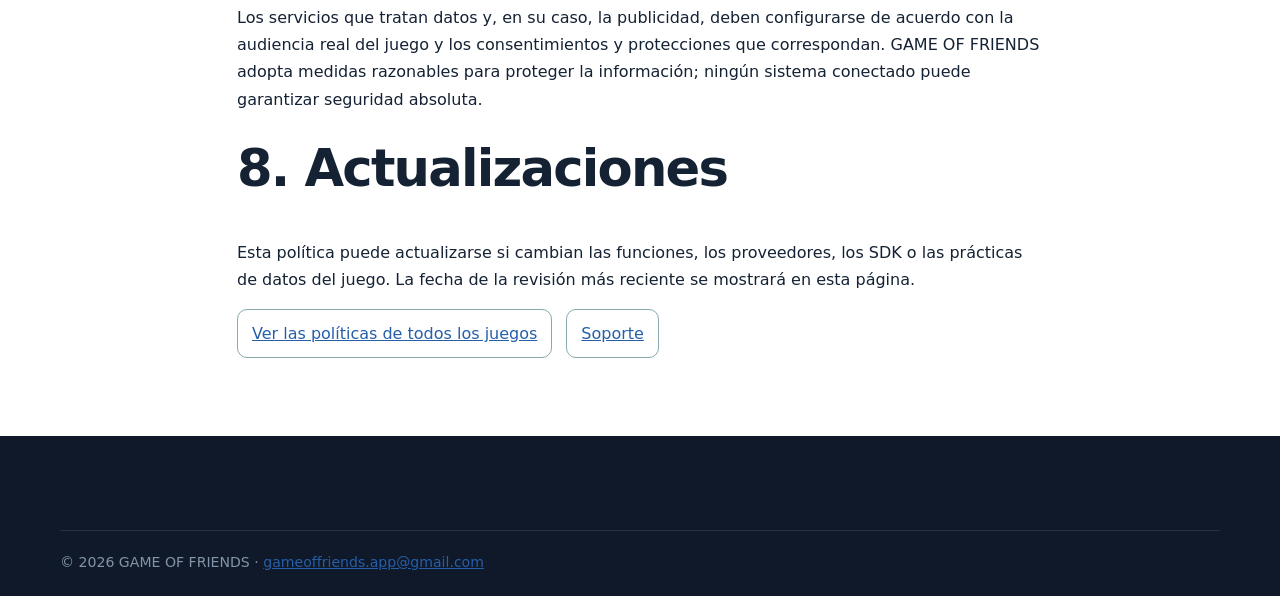
<file: privacidad-juegos/tubos-de-color/index.html>
<!doctype html>
<html lang="es">
<head>
<meta charset="utf-8"><meta name="viewport" content="width=device-width, initial-scale=1">
<title>Política de privacidad — GOF Tubos de Color | GAME OF FRIENDS</title>
<meta name="description" content="Cómo GOF Tubos de Color trata los datos de los jugadores y qué servicios externos utiliza.">
<link rel="canonical" href="https://gameoffriendsapp.com/privacidad-juegos/tubos-de-color/">
<link rel="icon" type="image/jpeg" href="/assets/logo-game-of-friends.jpg">
<link rel="stylesheet" href="/assets/styles.css">
<style>.gof-policy{max-width:850px;margin:34px auto;padding:28px 22px;line-height:1.7}.gof-policy h1{line-height:1.2}.gof-policy h2{margin-top:27px}.gof-policy a{overflow-wrap:anywhere}.gof-policy .subtle{color:#496174}.gof-policy .actions{display:flex;gap:14px;flex-wrap:wrap}.gof-policy .actions a{padding:10px 14px;border:1px solid #88a9ad;border-radius:10px}</style>
</head>
<body>
<header class="site-header"><div class="container nav-wrap"><a class="brand" href="/"><span class="brand-dot">GOF</span><span>GAME OF FRIENDS</span></a><nav class="nav-links"><a href="/">Inicio</a><a href="/privacidad/">Privacidad de Trivia</a><a href="/privacidad-juegos/">Privacidad de los juegos</a><a href="/soporte/">Soporte</a></nav></div></header>
<main><article class="gof-policy">
<p class="subtle">GAME OF FRIENDS · Última actualización: 21 de noviembre de 2026</p>
<h1>Política de privacidad — GOF Tubos de Color</h1>
<p>Esta política describe el tratamiento de información relacionado con <strong>GOF Tubos de Color</strong>. La política de la aplicación principal GAME OF FRIENDS Trivia es independiente y puede consultarse en <a href="/privacidad/">su página de privacidad</a>.</p>
<h2>1. Responsable y contacto</h2><p>Responsable: GAME OF FRIENDS, Chile. Consultas de privacidad, acceso, rectificación o eliminación de datos: <a href="mailto:gameoffriends.app@gmail.com">gameoffriends.app@gmail.com</a>. Sitio oficial: <a href="https://gameoffriendsapp.com/">https://gameoffriendsapp.com</a>.</p>
<h2>2. Datos y funcionamiento</h2><p>Juego de lógica de ordenar líquidos de colores en tubos. El avance de niveles, las preferencias y el progreso se gestionan principalmente en el dispositivo. Las funciones básicas de juego no requieren registro ni chat.</p>
<h2>3. Conectividad</h2><p>Para funcionar, las partidas locales no requieren intercambiar mensajes con otros jugadores. La conexión puede utilizarse para servicios publicitarios cuando estén incorporados en la versión instalada.</p>
<h2>4. Publicidad y terceros</h2><p>Según los componentes incluidos en la versión instalada, el juego puede mostrar anuncios mediante servicios de publicidad de terceros como Google AdMob/Google Mobile Ads. Cuando ese servicio está activo, el proveedor puede tratar identificadores publicitarios o del dispositivo, interacción con anuncios, datos de red (incluida información aproximada deducible de la dirección IP) y diagnósticos para entregar anuncios, medir su rendimiento, detectar fraude y cumplir obligaciones legales. Estas prácticas dependen de la configuración real del SDK, los consentimientos aplicables y la edad del público. La información del proveedor está disponible en <a href="https://policies.google.com/privacy">la política de privacidad de Google</a>.</p><p>La presencia de un espacio visual para anuncios no implica por sí sola que se estén transmitiendo datos al proveedor; el tratamiento depende de los servicios que estén activos en la versión del juego.</p>
<h2>5. Finalidades y comunicaciones</h2><p>Los datos empleados por el juego y por sus proveedores se limitan a las finalidades de funcionamiento, almacenamiento de preferencias y progreso, publicidad si está integrada, diagnóstico, prevención de abuso y soporte. Cuando el usuario escribe al correo de soporte, se utiliza la información que facilite para atender su solicitud. Los proveedores pueden procesar información fuera de Chile para prestar sus servicios conforme a la normativa aplicable.</p>
<h2>6. Conservación y eliminación</h2><p>El progreso y las preferencias almacenados localmente permanecen normalmente hasta que se borran los datos de la aplicación o se desinstala. Los datos que gestionen proveedores externos, si los hay, tienen sus propios periodos de conservación.</p><p>Para solicitar información sobre sus datos o ejercer derechos de privacidad, escribe a <a href="mailto:gameoffriends.app@gmail.com">gameoffriends.app@gmail.com</a> indicando el nombre del juego y el motivo, sin enviar contraseñas.</p>
<h2 id="eliminar-datos">Cómo solicitar la eliminación de tus datos</h2>
<ol>
<li>Si quieres borrar el progreso y las preferencias que guarda el juego en tu teléfono Android, puedes ir a <strong>Ajustes del dispositivo → Aplicaciones → GOF Tubos de Color → Almacenamiento → Borrar datos</strong>. Esto elimina los datos locales del juego en ese dispositivo. También puedes desinstalar la aplicación, aunque borrar datos desde Ajustes es la forma más directa de eliminar el almacenamiento local.</li>
<li>Si deseas solicitar la eliminación de cualquier dato personal que pudiera haber sido transmitido o recibido por GAME OF FRIENDS a través de la aplicación, escribe a <a href="mailto:gameoffriends.app@gmail.com?subject=Eliminaci%C3%B3n%20de%20datos%20-%20GOF%20Tubos%20de%20Color">gameoffriends.app@gmail.com</a> con el asunto <strong>Eliminación de datos — GOF Tubos de Color</strong>. Explica qué datos quieres eliminar y proporciona solo la información mínima necesaria para identificar tu solicitud. No envíes contraseñas.</li>
<li>GAME OF FRIENDS revisará y responderá a la solicitud conforme a la legislación aplicable. Si los datos están bajo control de un proveedor externo, se indicará cómo ejercer el derecho de eliminación ante ese proveedor cuando corresponda.</li>
</ol>
<p><strong>Datos eliminables:</strong> el progreso, niveles y preferencias almacenados localmente mediante la opción Borrar datos del sistema Android; y los datos personales en poder de GAME OF FRIENDS que puedan identificarse y cuya eliminación sea procedente.</p>
<p><strong>Datos que podrían conservarse:</strong> comunicaciones necesarias para gestionar la solicitud, registros mínimos exigidos por obligaciones legales o de seguridad, y datos que administren directamente proveedores independientes, según sus políticas. El progreso local se mantiene hasta que se borren los datos del dispositivo. No prometemos que todos los proveedores externos eliminen sus registros en 90 días, ya que sus plazos pueden ser distintos y están sujetos a sus propias políticas y obligaciones.</p>
<h2>7. Menores y seguridad</h2><p>Los servicios que tratan datos y, en su caso, la publicidad, deben configurarse de acuerdo con la audiencia real del juego y los consentimientos y protecciones que correspondan. GAME OF FRIENDS adopta medidas razonables para proteger la información; ningún sistema conectado puede garantizar seguridad absoluta.</p>
<h2>8. Actualizaciones</h2><p>Esta política puede actualizarse si cambian las funciones, los proveedores, los SDK o las prácticas de datos del juego. La fecha de la revisión más reciente se mostrará en esta página.</p>
<p class="actions"><a href="/privacidad-juegos/">Ver las políticas de todos los juegos</a><a href="/soporte/">Soporte</a></p>
</article></main>
<footer class="site-footer"><div class="container footer-bottom">© 2026 GAME OF FRIENDS · <a href="mailto:gameoffriends.app@gmail.com">gameoffriends.app@gmail.com</a></div></footer>
</body></html>
</file>
<file: assets/styles.css>
:root{
  --ink:#142234;
  --muted:#5d6b7a;
  --aqua:#b8f5ef;
  --aqua-2:#e8fffb;
  --blue:#4c8fe8;
  --blue-dark:#255faa;
  --yellow:#fff474;
  --pink:#f5a8cc;
  --card:#ffffff;
  --line:#dce7eb;
  --dark:#172238;
  --shadow:0 18px 50px rgba(36,72,86,.12);
}
*{box-sizing:border-box}
html{scroll-behavior:smooth}
body{margin:0;font-family:Inter,ui-sans-serif,system-ui,-apple-system,BlinkMacSystemFont,"Segoe UI",sans-serif;color:var(--ink);background:#fff;line-height:1.65}
a{color:var(--blue-dark)}
img{max-width:100%;display:block}
.container{width:min(1160px,calc(100% - 40px));margin:0 auto}
.narrow{width:min(860px,calc(100% - 40px))}
.site-header{position:sticky;top:0;z-index:50;background:rgba(255,255,255,.93);backdrop-filter:blur(16px);border-bottom:1px solid rgba(220,231,235,.9)}
.nav-wrap{height:74px;display:flex;align-items:center;justify-content:space-between;gap:22px}
.brand{display:flex;align-items:center;gap:11px;text-decoration:none;color:var(--ink);font-weight:900;letter-spacing:.035em}
.brand-dot{display:grid;place-items:center;width:44px;height:44px;border-radius:14px;background:linear-gradient(135deg,var(--aqua),var(--yellow));border:2px solid var(--ink);font-size:.84rem}
.nav-links{display:flex;gap:20px;align-items:center}
.nav-links a{text-decoration:none;color:var(--ink);font-weight:700;font-size:.92rem}
.nav-links a:hover{color:var(--blue-dark)}
.menu-btn{display:none;border:0;background:transparent;font-size:1.6rem}
.hero{padding:72px 0 80px;background:radial-gradient(circle at 10% 15%,#fff9a8 0,transparent 25%),linear-gradient(135deg,#dcfff9 0%,#fff 58%,#fff2fb 100%)}
.hero-grid{display:grid;grid-template-columns:1.08fr .92fr;gap:58px;align-items:center}
.eyebrow{display:inline-block;font-size:.8rem;font-weight:900;letter-spacing:.13em;color:var(--blue-dark);text-transform:uppercase;margin-bottom:12px}
h1,h2,h3{line-height:1.1;margin-top:0}
h1{font-size:clamp(2.8rem,6vw,5.6rem);letter-spacing:-.055em;margin-bottom:24px}
h1 span{color:var(--blue)}
h2{font-size:clamp(2rem,4vw,3.4rem);letter-spacing:-.035em}
h3{font-size:1.25rem}
.lead{font-size:1.2rem;color:var(--muted);max-width:720px}
.lead.small{font-size:1.08rem}
.hero-actions{display:flex;gap:14px;margin:30px 0}
.btn{display:inline-flex;align-items:center;justify-content:center;border-radius:14px;padding:14px 20px;font-weight:900;text-decoration:none;transition:.2s transform,.2s box-shadow}
.btn:hover{transform:translateY(-2px)}
.primary{background:var(--ink);color:#fff;box-shadow:0 12px 30px rgba(20,34,52,.18)}
.secondary{background:#fff;color:var(--ink);border:1px solid var(--line)}
.hero-art{padding:14px;background:#fff;border-radius:34px;box-shadow:var(--shadow);transform:rotate(1deg)}
.hero-art img{border-radius:25px;aspect-ratio:1/1;object-fit:cover}
.trust-row{display:flex;flex-wrap:wrap;gap:10px 18px;color:#405467;font-weight:700;font-size:.9rem}
.section{padding:88px 0}
.section.soft{background:var(--aqua-2)}
.section.dark{background:var(--dark);color:#fff}
.section-head{max-width:780px;margin-bottom:38px}
.section-head p{color:var(--muted);font-size:1.08rem}
.cards{display:grid;gap:20px}
.cards.three{grid-template-columns:repeat(3,1fr)}
.card{background:var(--card);border:1px solid var(--line);border-radius:24px;padding:28px;box-shadow:0 10px 30px rgba(36,72,86,.06)}
.card .icon{font-size:2rem;margin-bottom:16px}
.card p{color:var(--muted)}
.chips{display:flex;flex-wrap:wrap;gap:12px}
.chips span{background:#fff;border:1px solid var(--line);border-radius:999px;padding:10px 16px;font-weight:800}
.split{display:grid;grid-template-columns:.9fr 1.1fr;gap:50px;align-items:center}
.age-grid{display:grid;grid-template-columns:1fr 1fr;gap:18px}
.age-card{border:1px solid var(--line);border-radius:26px;padding:28px;background:#fff}
.age-card.featured{background:linear-gradient(145deg,#f1fffb,#fff8bf);border-color:#bfe9df}
.age{display:inline-flex;background:var(--ink);color:#fff;border-radius:999px;padding:6px 12px;font-weight:900;margin-bottom:16px}
.age-card p{color:var(--muted)}
.premium-grid{display:grid;grid-template-columns:1fr 1fr;gap:60px;align-items:center}
.eyebrow.light{color:#b8f5ef}
.light-btn{background:#fff;color:var(--ink);margin-top:16px}
.premium-rule{display:grid;gap:13px}
.premium-rule div{display:flex;flex-direction:column;gap:4px;padding:18px 20px;border:1px solid rgba(255,255,255,.16);border-radius:18px;background:rgba(255,255,255,.06)}
.premium-rule span{color:#cad4e4}
.cta{display:grid;grid-template-columns:1.3fr .7fr;gap:50px;align-items:center;background:linear-gradient(135deg,#ebfffb,#fff9bf);border:1px solid #cfebe6;padding:38px;border-radius:30px}
.cta-links{display:grid;gap:10px}
.cta-links a{background:#fff;border:1px solid var(--line);border-radius:12px;padding:11px 14px;text-decoration:none;font-weight:800}
.legal-hero{padding:64px 0 34px;background:linear-gradient(135deg,#e4fffb,#fff)}
.legal-hero h1{font-size:clamp(2.5rem,5vw,4.5rem);margin-bottom:12px}
.legal-hero p{color:var(--muted)}
.legal-section{padding:56px 0 90px}
.legal-copy{font-size:1.02rem}
.legal-copy h2{font-size:2rem;margin:46px 0 16px;padding-top:8px;border-top:1px solid var(--line)}
.legal-copy h3{font-size:1.35rem;margin-top:28px}
.legal-copy p{color:#34475a}
.legal-copy li{margin:8px 0;color:#34475a}
.table-wrap{overflow-x:auto;margin:22px 0}
table{width:100%;border-collapse:collapse;background:#fff}
td{border:1px solid var(--line);padding:12px 14px;vertical-align:top}
td:first-child{font-weight:800;width:34%;background:#f8fbfc}
.support-card,.provider-box{background:linear-gradient(135deg,#ecfffb,#fff);border:1px solid #cfeae6;border-radius:26px;padding:28px;margin-bottom:26px}
.support-email a{font-size:1.2rem;font-weight:900}
.faq{display:grid;gap:12px;margin:30px 0}
.faq details{border:1px solid var(--line);border-radius:16px;padding:16px 18px;background:#fff}
.faq summary{font-weight:900;cursor:pointer}
.site-footer{background:#0f1929;color:#dbe5f1;padding:58px 0 22px}
.footer-grid{display:grid;grid-template-columns:1.3fr 1fr 1fr;gap:38px}
.footer-grid div{display:flex;flex-direction:column;gap:8px}
.footer-grid a{color:#dbe5f1;text-decoration:none}
.footer-grid p,.footer-grid span{color:#9fb0c3}
.footer-bottom{border-top:1px solid rgba(255,255,255,.1);margin-top:36px;padding-top:20px;color:#8394a8;font-size:.88rem}
@media(max-width:900px){
  .menu-btn{display:block}
  .nav-links{display:none;position:absolute;left:20px;right:20px;top:68px;background:#fff;border:1px solid var(--line);border-radius:18px;padding:16px;box-shadow:var(--shadow);flex-direction:column;align-items:stretch}
  .nav-links.open{display:flex}
  .hero-grid,.split,.premium-grid,.cta{grid-template-columns:1fr}
  .cards.three{grid-template-columns:1fr}
  .age-grid{grid-template-columns:1fr}
  .hero{padding-top:46px}
  .hero-art{max-width:640px}
  .footer-grid{grid-template-columns:1fr}
}
@media(max-width:560px){
  .container,.narrow{width:min(100% - 28px,1160px)}
  .nav-wrap{height:66px}
  .brand span:last-child{font-size:.86rem}
  h1{font-size:2.8rem}
  .section{padding:62px 0}
  .hero-actions{flex-direction:column;align-items:stretch}
}
</file>
